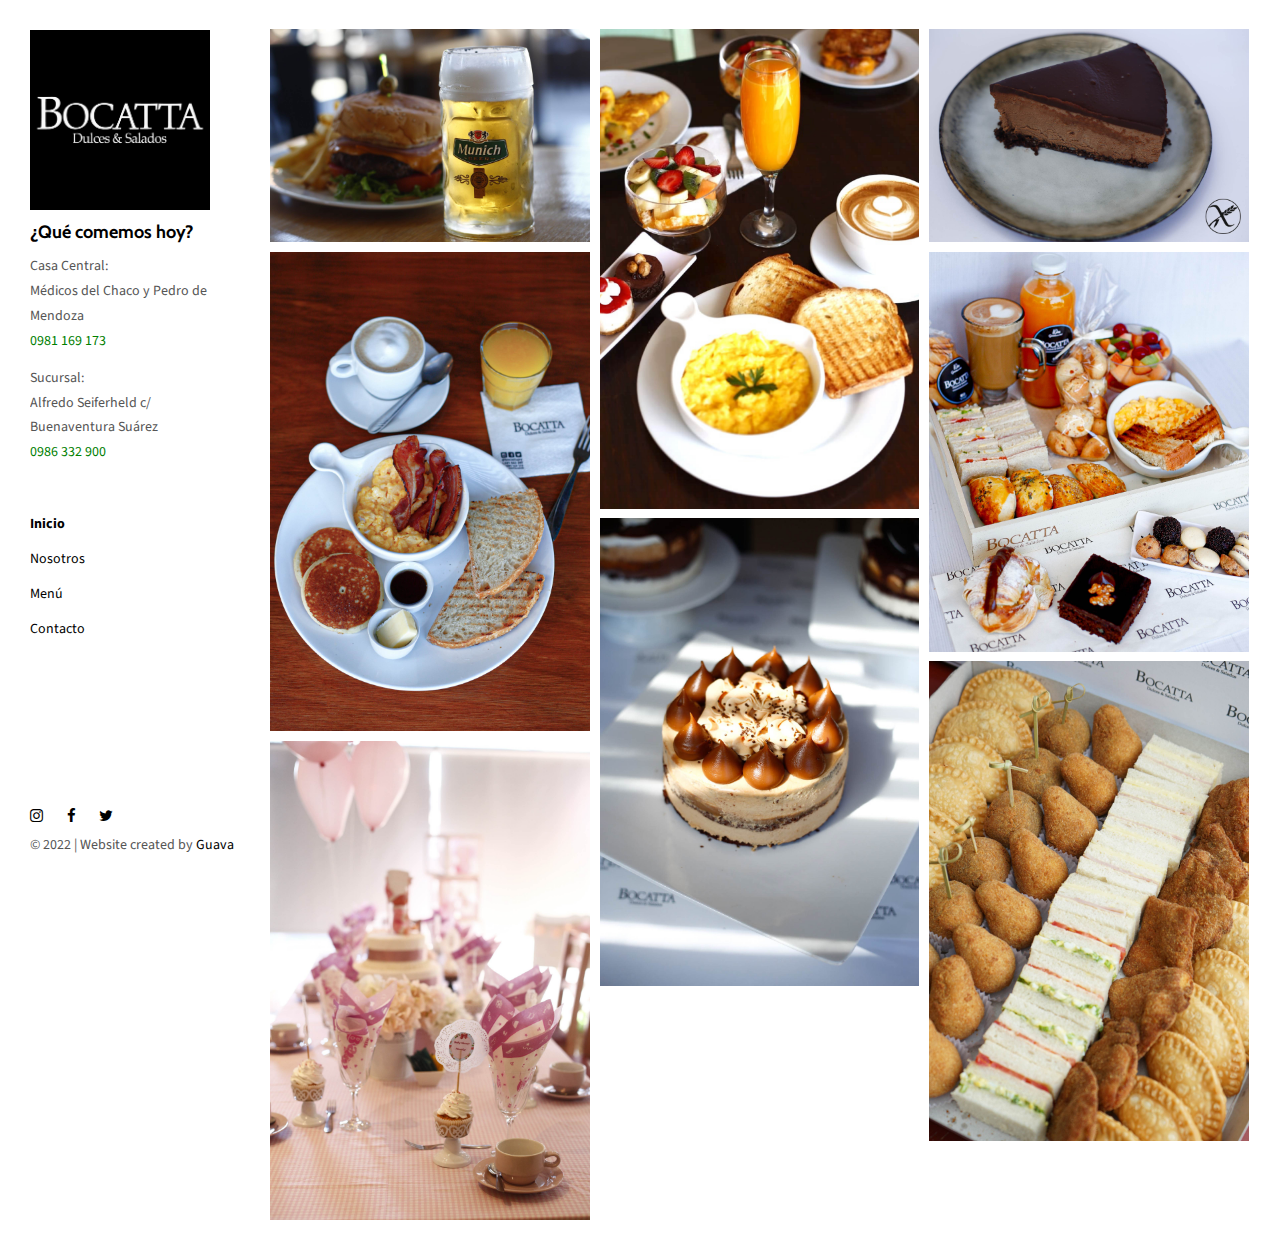
<file: index.html>
<!DOCTYPE html>
<html lang="en">

<head>
  <meta charset="UTF-8">
  <meta content="IE=edge" http-equiv="X-UA-Compatible">
  <meta content="width=device-width,initial-scale=1" name="viewport">
  <meta content="Page description" name="description">
  <meta name="google" content="notranslate" />
  <meta content="Mashup templates have been developped by Orson.io team" name="author">

  <!-- Disable tap highlight on IE -->
  <meta name="msapplication-tap-highlight" content="no">
  
  <link rel="icon" type="image/x-icon" href="./assets/favicon.ico">


  <title>Bocatta | Inicio</title>  

<link href="./main.82cfd66e.css" rel="stylesheet"></head>

<body>

<!-- Add your content of header -->
<header class="">
  <div class="navbar navbar-default visible-xs">
    <button type="button" class="navbar-toggle collapsed">
      <span class="sr-only">Toggle navigation</span>
      <span class="icon-bar"></span>
      <span class="icon-bar"></span>
      <span class="icon-bar"></span>
    </button>
    <a href="./index.html" class="navbar-brand"> Bocatta Dulces y Salados</a>
  </div>

  <nav class="sidebar">
    <div class="navbar-collapse" id="navbar-collapse">
      <div class="site-header hidden-xs">
          <div class="site-brand">
            <img class="img-responsive site-logo" alt="" src="./assets/images/bocatta-logo.png">
            ¿Qué comemos hoy?
          </div>
        <p>Casa Central:</br>
          Médicos del Chaco y Pedro de Mendoza</br><a href="https://wa.me/595981169173" target="_blank">0981 169 173</a></p>
        <p>Sucursal:</br>
          Alfredo Seiferheld c/ Buenaventura Suárez</br><a href="https://wa.me/595986332900" target="_blank">0986 332 900</a></p>
      </div>
      <ul class="nav">
        <li><a href="./index.html" title="">Inicio</a></li>
        <li><a href="./nosotros.html" title="">Nosotros</a></li>
        <li><a href="./menu.html" title="">Menú</a></li>
        <li><a href="./contacto.html" title="">Contacto</a></li>

      </ul>

      <nav class="nav-footer">
        <p class="nav-footer-social-buttons">
          <a class="fa-icon" href="https://www.instagram.com/bocattapy" title="" target="_blank">
            <i class="fa fa-instagram"></i>
          </a>
          <a class="fa-icon" href="https://fb.com/bocattapy" title="" target="_blank">
            <i class="fa fa-facebook"></i>
          </a>
          <a class="fa-icon" href="https://twitter.com/bocattapy" title="" target="_blank">
            <i class="fa fa-twitter"></i>
          </a>
        </p>
        <p>© 2022 | Website created by <a href="https://www.guava.com.py" title="Guava">Guava</a></p>
      </nav>  
    </div> 
  </nav>
</header>
<main class="" id="main-collapse">

<!-- Add your site or app content here -->
 
<div class="hero-full-wrapper">
  <div class="grid">
  <div class="gutter-sizer"></div>
    <div class="grid-sizer"></div>
    
    <div class="grid-item">
      <img class="img-responsive" alt="" src="./assets/images/img-promociones.jpg">
      <a href="./promociones.html" class="project-description">
        <div class="project-text-holder">
          <div class="project-text-inner">
            <h3>Promociones</h3>
            <p>Ver Más</p>
          </div>
        </div>
      </a>
    </div>

    
    <div class="grid-item">
      <img class="img-responsive" alt="" src="./assets/images/img-brunch-inicio.jpg">
      <a href="./brunch.html" class="project-description">
        <div class="project-text-holder">
          <div class="project-text-inner">
            <h3>Brunch</h3>
            <p>Ver Más</p>
          </div>
        </div>
      </a>
    </div>

    <div class="grid-item">
      <img class="img-responsive" alt="" src="./assets/images/singluten-inicio.jpg">
      <a href="./singluten.html" class="project-description">
        <div class="project-text-holder">
          <div class="project-text-inner">
            <h3>Sin Gluten</h3>
            <p>Ver Más</p>
          </div>
        </div>
      </a>
    </div>
    <div class="grid-item">
      <img class="img-responsive" alt="" src="./assets/images/combos-inicio.jpg">
      <a href="./combos.html" class="project-description">
        <div class="project-text-holder">
          <div class="project-text-inner">
            <h3>Combos de Desayuno</h3>
            <p>Ver Más</p>
          </div>
        </div>
      </a>
    </div>
    
    <div class="grid-item">
      <img class="img-responsive" alt="" src="./assets/images/bandejas-desayuno-inicio.jpg">
      <a href="./bandejas.html" class="project-description">
        <div class="project-text-holder">
          <div class="project-text-inner">
            <h3>Bandejas de Desayuno</h3>
            <p>Ver Más</p>
          </div>
        </div>
      </a>
    </div>

    <div class="grid-item">
      <img class="img-responsive" alt="" src="./assets/images/tortas-inicio.jpg">
      <a href="./tortas.html" class="project-description">
        <div class="project-text-holder">
          <div class="project-text-inner">
            <h3>Tortas</h3>
            <p>Ver Más</p>
          </div>
        </div>
      </a>
    </div>

    <div class="grid-item">
      <img class="img-responsive" alt="" src="./assets/images/bocaditos-inicio.jpg">
      <a href="./bocaditos.html" class="project-description">
        <div class="project-text-holder">
          <div class="project-text-inner">
            <h3>Bocaditos</h3>
            <p>Ver Más</p>
          </div>
        </div>
      </a>
    </div>
    <div class="grid-item">
      <img class="img-responsive" alt="" src="./assets/images/baby-inicio.jpg">
      <a href="./babyshower.html" class="project-description">
        <div class="project-text-holder">
          <div class="project-text-inner">
            <h3>Baby Shower</h3>
            <p>Ver Más</p>
          </div>
        </div>
      </a>
    </div>
    
  </div>
</div>


<script>
  document.addEventListener("DOMContentLoaded", function (event) {
     masonryBuild();
  });
</script>

</main>

<script>
document.addEventListener("DOMContentLoaded", function (event) {
  navbarToggleSidebar();
  navActivePage();
});
</script>

<!-- Google Analytics: change UA-XXXXX-X to be your site's ID 

<script>
  (function (i, s, o, g, r, a, m) {
    i['GoogleAnalyticsObject'] = r; i[r] = i[r] || function () {
      (i[r].q = i[r].q || []).push(arguments)
    }, i[r].l = 1 * new Date(); a = s.createElement(o),
      m = s.getElementsByTagName(o)[0]; a.async = 1; a.src = g; m.parentNode.insertBefore(a, m)
  })(window, document, 'script', '//www.google-analytics.com/analytics.js', 'ga');
  ga('create', 'UA-XXXXX-X', 'auto');
  ga('send', 'pageview');
</script>

--><script type="text/javascript" src="./main.85741bff.js"></script></body>

</html>
</file>
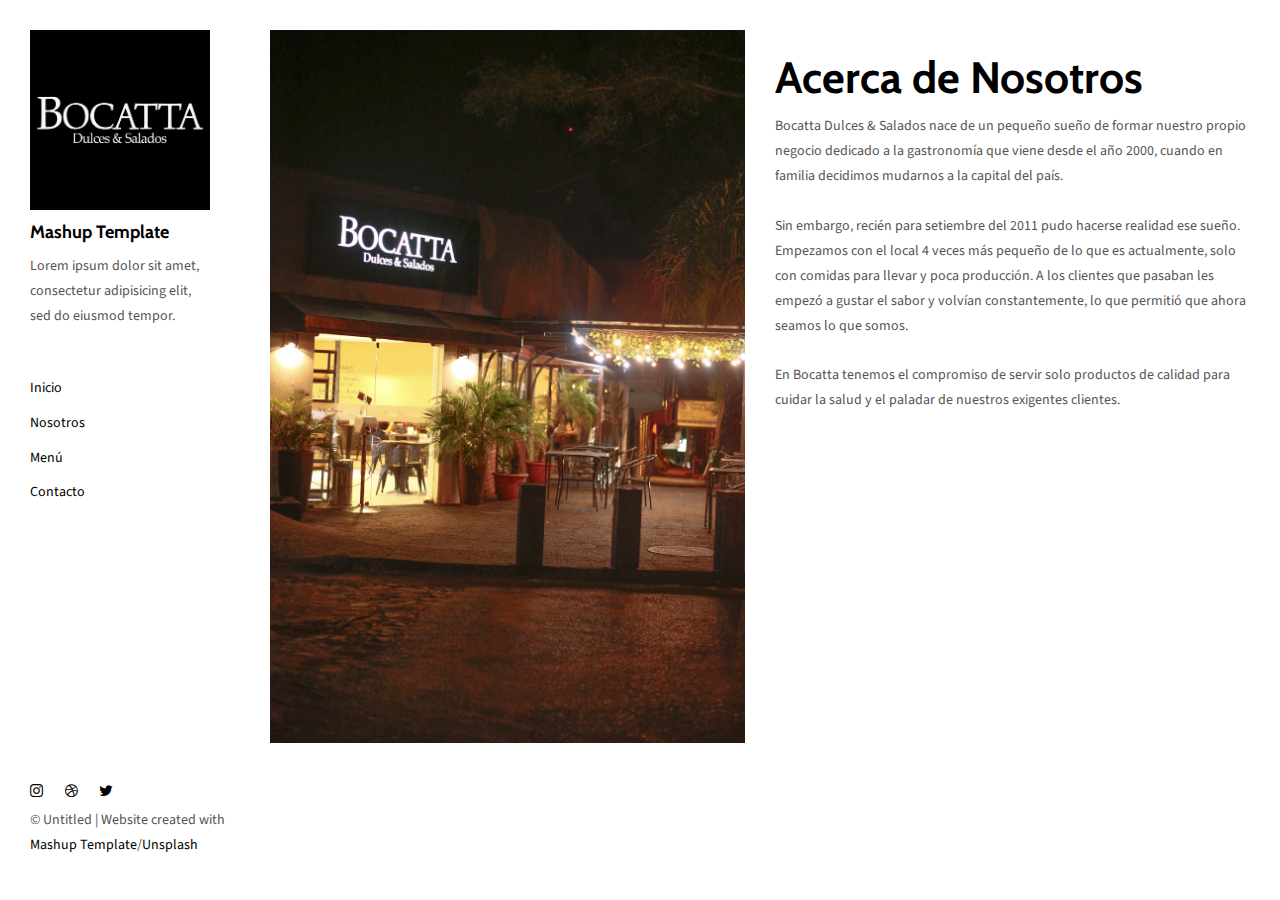
<file: about.html>
<!DOCTYPE html>
<html lang="en">

<head>
  <meta charset="UTF-8">
  <meta content="IE=edge" http-equiv="X-UA-Compatible">
  <meta content="width=device-width,initial-scale=1" name="viewport">
  <meta content="description" name="description">
  <meta name="google" content="notranslate" />
  <meta content="Mashup templates have been developped by Orson.io team" name="author">

  <!-- Disable tap highlight on IE -->
  <meta name="msapplication-tap-highlight" content="no">
  
  <link href="./assets/apple-icon-180x180.png" rel="apple-touch-icon">
  <link href="./assets/favicon.ico" rel="icon">



  <title>Acerca de Nosotros</title>  

<link href="./main.82cfd66e.css" rel="stylesheet"></head>

<body>

 <!-- Add your content of header -->
<header class="">
  <div class="navbar navbar-default visible-xs">
    <button type="button" class="navbar-toggle collapsed">
      <span class="sr-only">Toggle navigation</span>
      <span class="icon-bar"></span>
      <span class="icon-bar"></span>
      <span class="icon-bar"></span>
    </button>
    <a href="./index.html" class="navbar-brand">Mashup Template</a>
  </div>

  <nav class="sidebar">
    <div class="navbar-collapse" id="navbar-collapse">
      <div class="site-header hidden-xs">
          <a class="site-brand" href="./index.html" title="">
            <img class="img-responsive site-logo" alt="" src="./assets/images/bocatta-logo.png">
            Mashup Template
          </a>
        <p>Lorem ipsum dolor sit amet, consectetur adipisicing elit, sed do eiusmod
        tempor.</p>
      </div>
      <ul class="nav">
        <li><a href="./inicio.html" title="">Inicio</a></li>
        <li><a href="./nosotros.html" title="">Nosotros</a></li>
        <li><a href="./menu.html" title="">Menú</a></li>
        <li><a href="./contacto.html" title="">Contacto</a></li>
        

      </ul>

      <nav class="nav-footer">
        <p class="nav-footer-social-buttons">
          <a class="fa-icon" href="https://www.instagram.com/" title="">
            <i class="fa fa-instagram"></i>
          </a>
          <a class="fa-icon" href="https://dribbble.com/" title="">
            <i class="fa fa-dribbble"></i>
          </a>
          <a class="fa-icon" href="https://twitter.com/" title="">
            <i class="fa fa-twitter"></i>
          </a>
        </p>
        <p>© Untitled | Website created with <a href="http://www.mashup-template.com/" title="Create website with free html template">Mashup Template</a>/<a href="https://www.unsplash.com/" title="Beautiful Free Images">Unsplash</a></p>
      </nav>  
    </div> 
  </nav>
</header>
<main class="" id="main-collapse">


<div class="row">
  <div class="col-xs-12 col-md-6">
    <img class="img-responsive" alt="" src="./assets/images/img-local.jpg">
  </div>
  <div class="col-xs-12 col-md-6">
    <h1>Acerca de Nosotros</h1>
    
    <p>Bocatta Dulces & Salados nace de un pequeño sueño de formar nuestro propio negocio dedicado a la gastronomía que viene desde el año 2000, cuando en familia decidimos mudarnos a la capital del país.<br/> 
    <br> Sin embargo, recién para setiembre del 2011 pudo hacerse realidad ese sueño. Empezamos con el local 4 veces más pequeño de lo que es actualmente, solo con comidas para llevar y poca producción. A los clientes que pasaban les empezó a gustar el sabor y volvían constantemente, lo que permitió que ahora seamos lo que somos.<br/> 
    <br>En Bocatta tenemos el compromiso de servir solo productos de calidad para cuidar la salud y el paladar de nuestros exigentes clientes.<br/>

    
  
    
    
 </div>
</div>
    
</main>

<script>
document.addEventListener("DOMContentLoaded", function (event) {
  navbarToggleSidebar();
  navActivePage();
});
</script>

<!-- Google Analytics: change UA-XXXXX-X to be your site's ID 

<script>
  (function (i, s, o, g, r, a, m) {
    i['GoogleAnalyticsObject'] = r; i[r] = i[r] || function () {
      (i[r].q = i[r].q || []).push(arguments)
    }, i[r].l = 1 * new Date(); a = s.createElement(o),
      m = s.getElementsByTagName(o)[0]; a.async = 1; a.src = g; m.parentNode.insertBefore(a, m)
  })(window, document, 'script', '//www.google-analytics.com/analytics.js', 'ga');
  ga('create', 'UA-XXXXX-X', 'auto');
  ga('send', 'pageview');
</script>

--> <script type="text/javascript" src="./main.85741bff.js"></script></body>

</html>
</file>
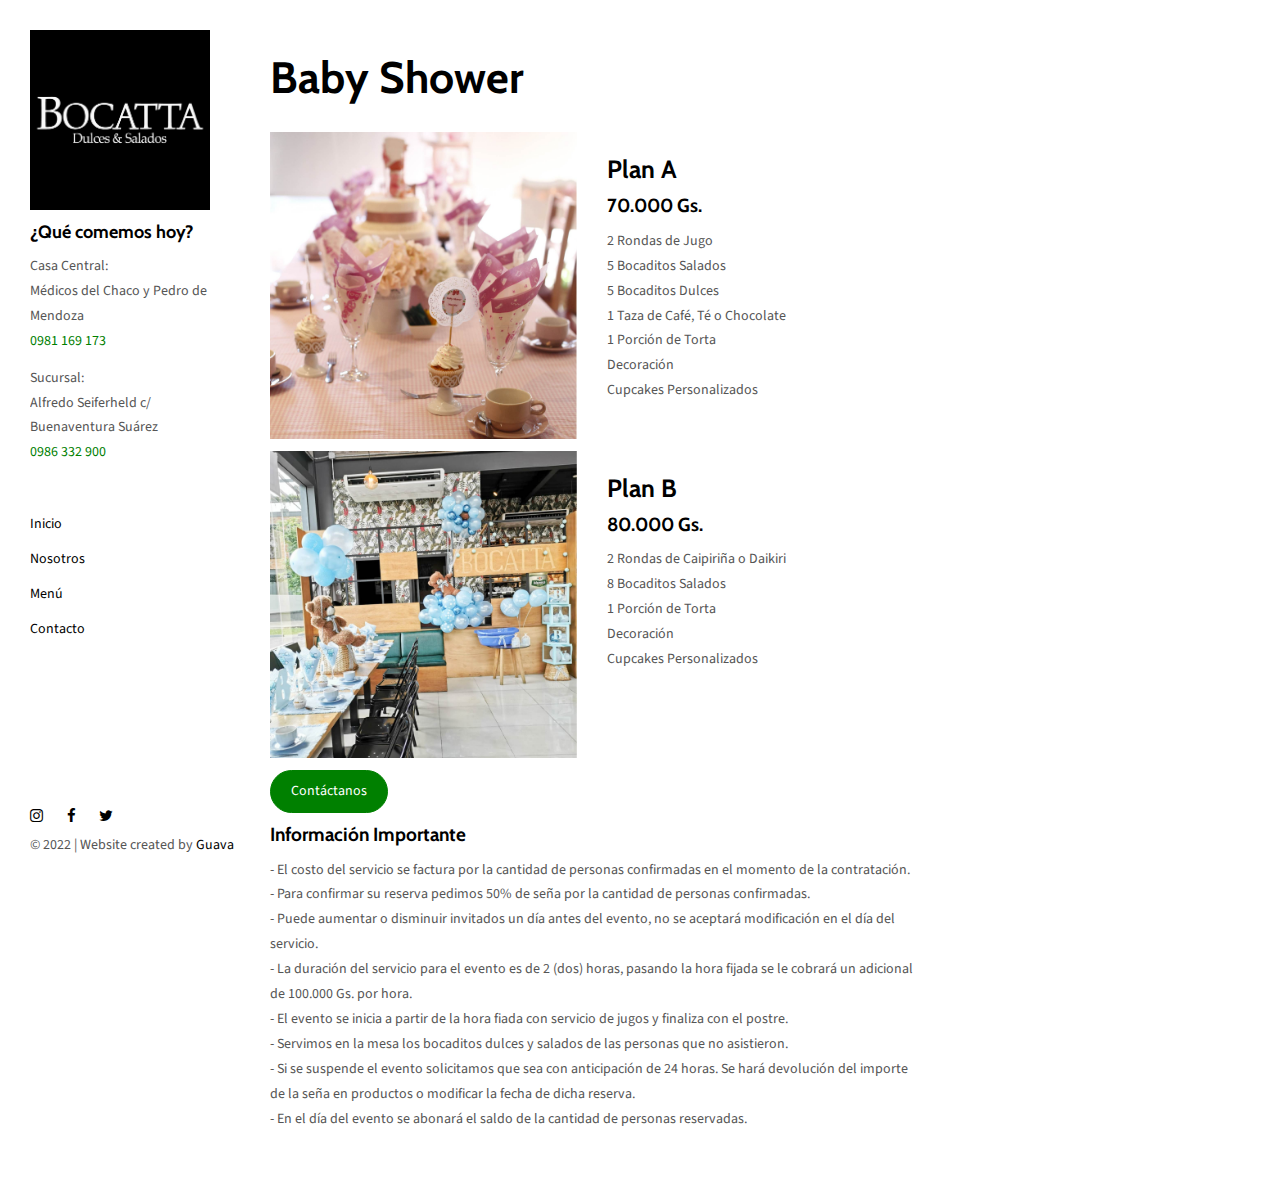
<file: babyshower.html>
<!DOCTYPE html>
<html lang="en">

<head>
  <meta charset="UTF-8">
  <meta content="IE=edge" http-equiv="X-UA-Compatible">
  <meta content="width=device-width,initial-scale=1" name="viewport">
  <meta content="description" name="description">
  <meta name="google" content="notranslate" />
  <meta content="Mashup templates have been developped by Orson.io team" name="author">

  <!-- Disable tap highlight on IE -->
  <meta name="msapplication-tap-highlight" content="no">
  
  <link rel="icon" type="image/x-icon" href="./assets/favicon.ico">



  <title>Baby Shower</title>  

<link href="./main.82cfd66e.css" rel="stylesheet"></head>

<body>

 <!-- Add your content of header -->
<header class="">
  <div class="navbar navbar-default visible-xs">
    <button type="button" class="navbar-toggle collapsed">
      <span class="sr-only">Toggle navigation</span>
      <span class="icon-bar"></span>
      <span class="icon-bar"></span>
      <span class="icon-bar"></span>
    </button>
    <a href="./index.html" class="navbar-brand">Mashup Template</a>
  </div>

  <nav class="sidebar">
    <div class="navbar-collapse" id="navbar-collapse">
      <div class="site-header hidden-xs">
          <a class="site-brand" href="./index.html" title="">
            <img class="img-responsive site-logo" alt="" src="./assets/images/bocatta-logo.png">
            ¿Qué comemos hoy?
          </a>
        <p>Casa Central:</br>
          Médicos del Chaco y Pedro de Mendoza</br><a href="https://wa.me/595981169173" target="_blank">0981 169 173</a></p>
        <p>Sucursal:</br>
          Alfredo Seiferheld c/ Buenaventura Suárez</br><a href="https://wa.me/595986332900" target="_blank">0986 332 900</a></p>
      </div>
      <ul class="nav">
        <li><a href="./index.html" title="">Inicio</a></li>
        <li><a href="./nosotros.html" title="">Nosotros</a></li>
        <li><a href="./menu.html" title="">Menú</a></li>
        <li><a href="./contacto.html" title="">Contacto</a></li>

      </ul>

      <nav class="nav-footer">
        <p class="nav-footer-social-buttons">
          <a class="fa-icon" href="https://www.instagram.com/bocattapy" title="" target="_blank">
            <i class="fa fa-instagram"></i>
          </a>
          <a class="fa-icon" href="https://fb.com/bocattapy" title="" target="_blank">
            <i class="fa fa-facebook"></i>
          </a>
          <a class="fa-icon" href="https://twitter.com/bocattapy" title="" target="_blank">
            <i class="fa fa-twitter"></i>
          </a>
        </p>
        <p>© 2022 | Website created by <a href="https://www.guava.com.py" title="Guava">Guava</a></p>
      </nav>  
    </div> 
  </nav>
</header>
<main class="" id="main-collapse">


<div class="row">
  <div class="col-xs-12 col-md-8">

    <div class="section-container-spacer">
        <h1>Baby Shower</h1>
      

       
    </div>

    <div class="section-container-spacer">
      <div class="row">
          <div class="col-xs-12 col-md-6">
              <p><img class="img-responsive" alt="" src="./assets/images/baby-1.jpg"></p>
          </div>
          <div class="col-xs-12 col-md-6">

              <h3>Plan A</h3>
              <h4>70.000 Gs.</h4>
              <p>2 Rondas de Jugo<br/>
                5 Bocaditos Salados<br/>
                5 Bocaditos Dulces<br/>
                1 Taza de Café, Té o Chocolate<br/>
                1 Porción de Torta<br/>
                Decoración<br/>
                Cupcakes Personalizados
</p>
          </div>
        </div>
        <div class="row">
          <div class="col-xs-12 col-md-6">
              <p><img class="img-responsive" alt="" src="./assets/images/baby-2.jpg"></p>
          </div>
          <div class="col-xs-12 col-md-6">
              <h3>Plan B</h3>
            <h4>80.000 Gs.</h4>
              <p>2 Rondas de Caipiriña o Daikiri<br/>
                8 Bocaditos Salados<br/>
                1 Porción de Torta<br/>
                Decoración<br/>
                Cupcakes Personalizados
          </div>
          


          </div>

          <a href="contacto.html" class="btn btn-primary" title=""> Contáctanos</a>
          
           <h4>Información Importante</h4>
     <p> - El costo del servicio se factura por la cantidad de personas confirmadas en el momento de la contratación.<br/>
      - Para confirmar su reserva pedimos 50% de seña por la cantidad de personas confirmadas. <br/>
      - Puede aumentar o disminuir invitados un día antes del evento, no se aceptará modificación en el día del servicio.<br/>
      - La duración del servicio para el evento es de 2 (dos) horas, pasando la hora fijada se le cobrará un adicional de 100.000 Gs. por hora.<br/>
      - El evento se inicia a partir de la hora fiada con servicio de jugos y finaliza con el postre.<br/>
      - Servimos en la mesa los bocaditos dulces y salados de las personas que no asistieron.<br/>
      - Si se suspende el evento solicitamos que sea con anticipación de 24 horas. Se hará devolución del importe de la seña en productos o modificar la fecha de dicha reserva.<br/>
      - En el día del evento se abonará el saldo de la cantidad de personas reservadas.<br/>
          </div>

      </div>
      
    </div>
    


  </div>
  
</div>
    


</main>

<script>
document.addEventListener("DOMContentLoaded", function (event) {
  navbarToggleSidebar();
  navActivePage();
});
</script>

<!-- Google Analytics: change UA-XXXXX-X to be your site's ID 

<script>
  (function (i, s, o, g, r, a, m) {
    i['GoogleAnalyticsObject'] = r; i[r] = i[r] || function () {
      (i[r].q = i[r].q || []).push(arguments)
    }, i[r].l = 1 * new Date(); a = s.createElement(o),
      m = s.getElementsByTagName(o)[0]; a.async = 1; a.src = g; m.parentNode.insertBefore(a, m)
  })(window, document, 'script', '//www.google-analytics.com/analytics.js', 'ga');
  ga('create', 'UA-XXXXX-X', 'auto');
  ga('send', 'pageview');
</script>

--> <script type="text/javascript" src="./main.85741bff.js"></script></body>

</html>
</file>
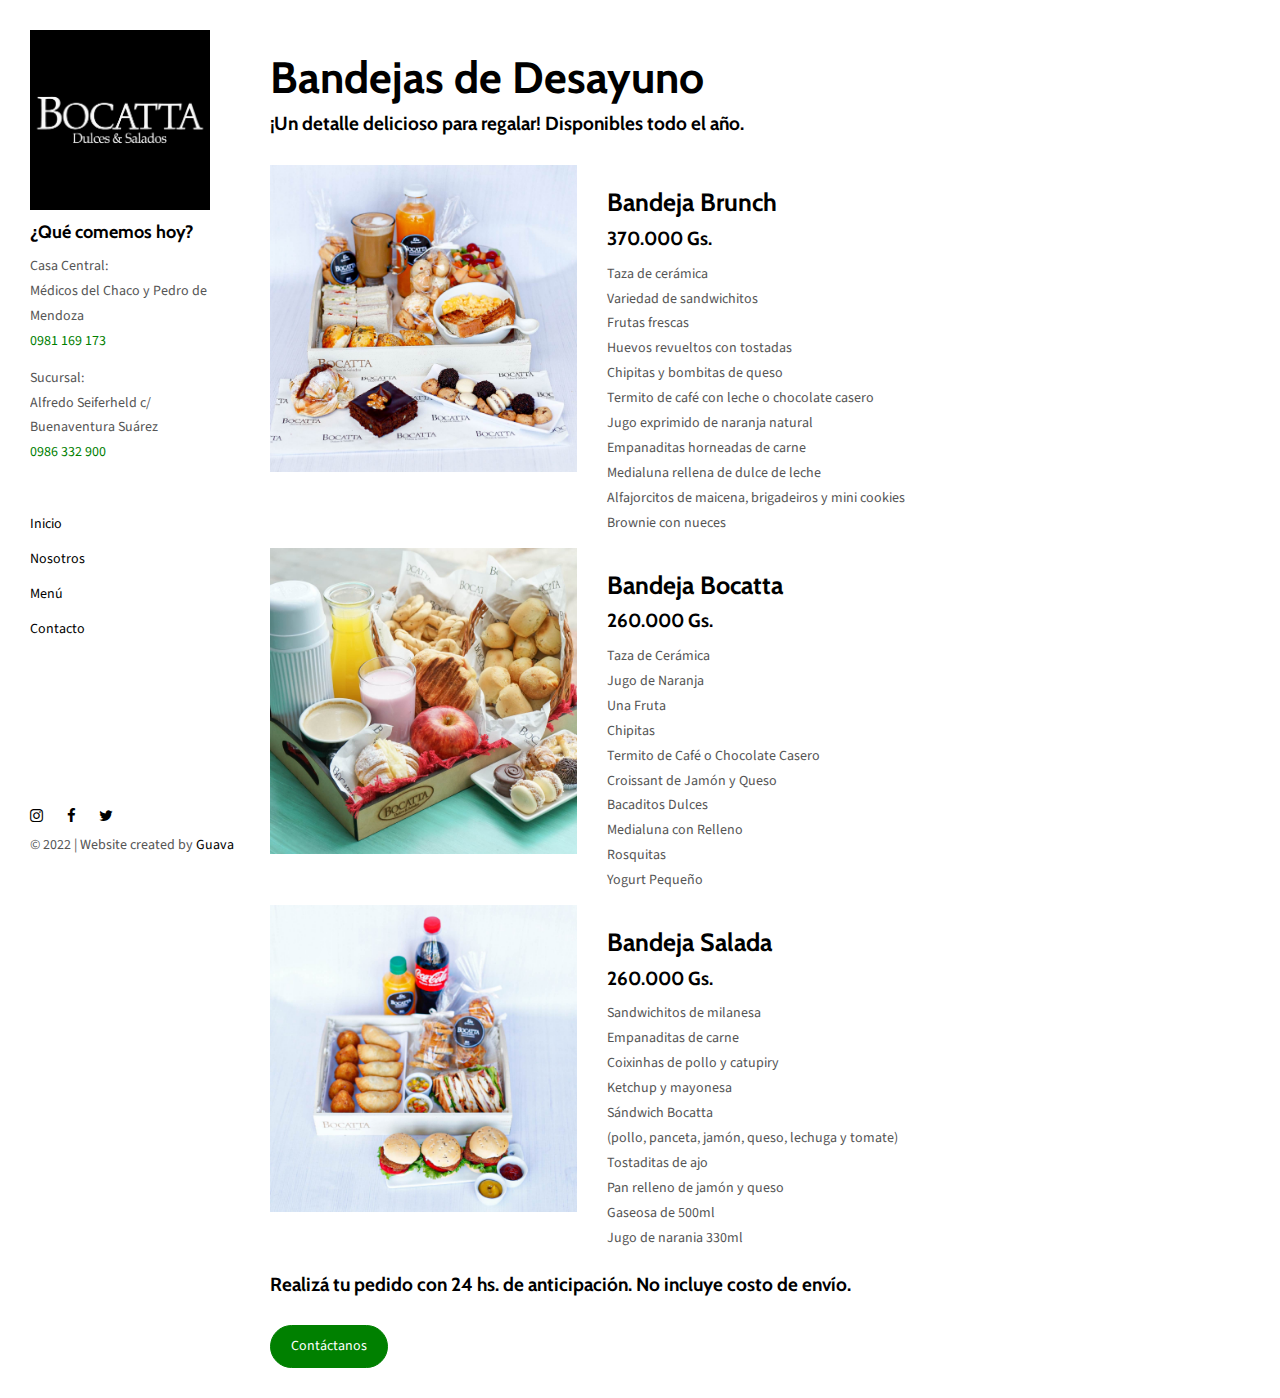
<file: bandejas.html>
<!DOCTYPE html>
<html lang="en">

<head>
  <meta charset="UTF-8">
  <meta content="IE=edge" http-equiv="X-UA-Compatible">
  <meta content="width=device-width,initial-scale=1" name="viewport">
  <meta content="description" name="description">
  <meta name="google" content="notranslate" />
  <meta content="Mashup templates have been developped by Orson.io team" name="author">

  <!-- Disable tap highlight on IE -->
  <meta name="msapplication-tap-highlight" content="no">
  
  <link rel="icon" type="image/x-icon" href="./assets/favicon.ico">



  <title>Bandejas de Desayuno</title>  

<link href="./main.82cfd66e.css" rel="stylesheet"></head>

<body>

 <!-- Add your content of header -->
<header class="">
  <div class="navbar navbar-default visible-xs">
    <button type="button" class="navbar-toggle collapsed">
      <span class="sr-only">Toggle navigation</span>
      <span class="icon-bar"></span>
      <span class="icon-bar"></span>
      <span class="icon-bar"></span>
    </button>
    <a href="./index.html" class="navbar-brand">Mashup Template</a>
  </div>

  <nav class="sidebar">
    <div class="navbar-collapse" id="navbar-collapse">
      <div class="site-header hidden-xs">
          <a class="site-brand" href="./index.html" title="">
            <img class="img-responsive site-logo" alt="" src="./assets/images/bocatta-logo.png">
            ¿Qué comemos hoy?
          </a>
        <p>Casa Central:</br>
          Médicos del Chaco y Pedro de Mendoza</br><a href="https://wa.me/595981169173" target="_blank">0981 169 173</a></p>
        <p>Sucursal:</br>
          Alfredo Seiferheld c/ Buenaventura Suárez</br><a href="https://wa.me/595986332900" target="_blank">0986 332 900</a></p>
      </div>
      <ul class="nav">
        <li><a href="./index.html" title="">Inicio</a></li>
        <li><a href="./nosotros.html" title="">Nosotros</a></li>
        <li><a href="./menu.html" title="">Menú</a></li>
        <li><a href="./contacto.html" title="">Contacto</a></li>

      </ul>

      <nav class="nav-footer">
        <p class="nav-footer-social-buttons">
          <a class="fa-icon" href="https://www.instagram.com/bocattapy" title="" target="_blank">
            <i class="fa fa-instagram"></i>
          </a>
          <a class="fa-icon" href="https://fb.com/bocattapy" title="" target="_blank">
            <i class="fa fa-facebook"></i>
          </a>
          <a class="fa-icon" href="https://twitter.com/bocattapy" title="" target="_blank">
            <i class="fa fa-twitter"></i>
          </a>
        </p>
        <p>© 2022 | Website created by <a href="https://www.guava.com.py" title="Guava">Guava</a></p>
      </nav>  
    </div> 
  </nav>
</header>
<main class="" id="main-collapse">


<div class="row">
  <div class="col-xs-12 col-md-8">

    <div class="section-container-spacer">
        <h1>Bandejas de Desayuno</h1>
        <h4>¡Un detalle delicioso para regalar! Disponibles todo el año.</h4>

       
    </div>

    <div class="section-container-spacer">
      <div class="row">
          <div class="col-xs-12 col-md-6">
              <p><img class="img-responsive" alt="" src="./assets/images/bandeja-brunch.jpg"></p>
          </div>
          <div class="col-xs-12 col-md-6">
              <h3>Bandeja Brunch</h3>
              <h4>370.000 Gs.</h4>
              <p>Taza de cerámica<br/>
              Variedad de sandwichitos<br/>
              Frutas frescas<br/>
              Huevos revueltos con tostadas<br/>
              Chipitas y bombitas de queso<br/>
              Termito de café con leche o chocolate casero<br/>
              Jugo exprimido de naranja natural<br/>
              Empanaditas horneadas de carne<br/>
              Medialuna rellena de dulce de leche<br/>
              Alfajorcitos de maicena, brigadeiros y mini cookies<br/>
              Brownie con nueces
</p>
          </div>
        </div>
        <div class="row">
          <div class="col-xs-12 col-md-6">
              <p><img class="img-responsive" alt="" src="./assets/images/bandeja-bocatta.jpg"></p>
          </div>
          <div class="col-xs-12 col-md-6">
              <h3>Bandeja Bocatta</h3>
              <h4>260.000 Gs.</h4>
              <p>Taza de Cerámica<br/>
              Jugo de Naranja<br/>
              Una Fruta<br/>
              Chipitas<br/>
              Termito de Café o Chocolate Casero<br/>
              Croissant de Jamón y Queso<br/>
              Bacaditos Dulces<br/>
              Medialuna con Relleno<br/>
              Rosquitas<br/>
              Yogurt Pequeño<br/>
          </div>
        </div>
        <div class="row">
          <div class="col-xs-12 col-md-6">
              <p><img class="img-responsive" alt="" src="./assets/images/bandeja-salada.jpg"></p>
          </div>
          <div class="col-xs-12 col-md-6">
            <h3>Bandeja Salada</h3>
             <h4>260.000 Gs.</h4>
              <p>Sandwichitos de milanesa<br/>
              Empanaditas de carne<br/>
              Coixinhas de pollo y catupiry<br/>
              Ketchup y mayonesa<br/>
              Sándwich Bocatta<br/>
              (pollo, panceta, jamón, queso, lechuga y tomate)<br/>
              Tostaditas de ajo<br/>
              Pan relleno de jamón y queso<br/>
              Gaseosa de 500ml<br/>
              Jugo de narania 330ml<br/>
          </div>

      </div>
      <h4>Realizá tu pedido con 24 hs. de anticipación. No incluye costo de envío.</h4>
    </div>
    
    <a href="contacto.html" class="btn btn-primary" title=""> Contáctanos</a>

  </div>
  
</div>
    


</main>

<script>
document.addEventListener("DOMContentLoaded", function (event) {
  navbarToggleSidebar();
  navActivePage();
});
</script>

<!-- Google Analytics: change UA-XXXXX-X to be your site's ID 

<script>
  (function (i, s, o, g, r, a, m) {
    i['GoogleAnalyticsObject'] = r; i[r] = i[r] || function () {
      (i[r].q = i[r].q || []).push(arguments)
    }, i[r].l = 1 * new Date(); a = s.createElement(o),
      m = s.getElementsByTagName(o)[0]; a.async = 1; a.src = g; m.parentNode.insertBefore(a, m)
  })(window, document, 'script', '//www.google-analytics.com/analytics.js', 'ga');
  ga('create', 'UA-XXXXX-X', 'auto');
  ga('send', 'pageview');
</script>

--> <script type="text/javascript" src="./main.85741bff.js"></script></body>

</html>
</file>
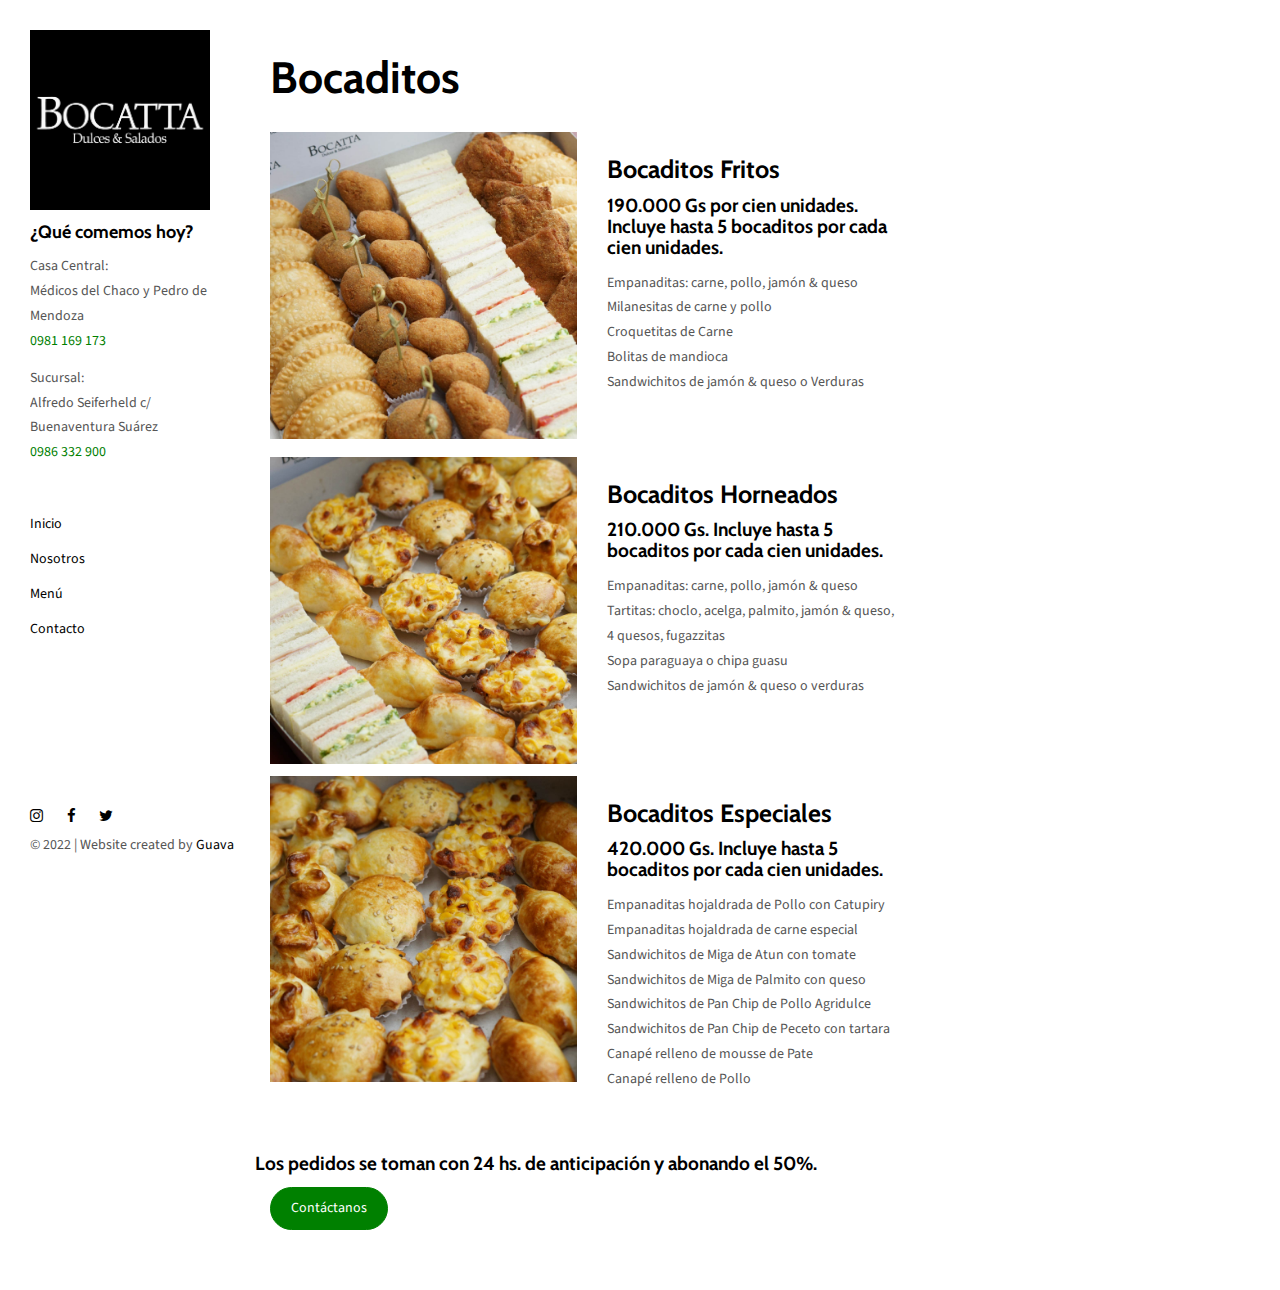
<file: bocaditos.html>
<!DOCTYPE html>
<html lang="en">

<head>
  <meta charset="UTF-8">
  <meta content="IE=edge" http-equiv="X-UA-Compatible">
  <meta content="width=device-width,initial-scale=1" name="viewport">
  <meta content="description" name="description">
  <meta name="google" content="notranslate" />
  <meta content="Mashup templates have been developped by Orson.io team" name="author">

  <!-- Disable tap highlight on IE -->
  <meta name="msapplication-tap-highlight" content="no">
  
  <link rel="icon" type="image/x-icon" href="./assets/favicon.ico">



  <title>Bocaditos</title>  

<link href="./main.82cfd66e.css" rel="stylesheet"></head>

<body>

 <!-- Add your content of header -->
<header class="">
  <div class="navbar navbar-default visible-xs">
    <button type="button" class="navbar-toggle collapsed">
      <span class="sr-only">Toggle navigation</span>
      <span class="icon-bar"></span>
      <span class="icon-bar"></span>
      <span class="icon-bar"></span>
    </button>
    <a href="./index.html" class="navbar-brand">Mashup Template</a>
  </div>

  <nav class="sidebar">
    <div class="navbar-collapse" id="navbar-collapse">
      <div class="site-header hidden-xs">
          <a class="site-brand" href="./index.html" title="">
            <img class="img-responsive site-logo" alt="" src="./assets/images/bocatta-logo.png">
            ¿Qué comemos hoy?
          </a>
        <p>Casa Central:</br>
          Médicos del Chaco y Pedro de Mendoza</br><a href="https://wa.me/595981169173" target="_blank">0981 169 173</a></p>
        <p>Sucursal:</br>
          Alfredo Seiferheld c/ Buenaventura Suárez</br><a href="https://wa.me/595986332900" target="_blank">0986 332 900</a></p>
      </div>
      <ul class="nav">
        <li><a href="./index.html" title="">Inicio</a></li>
        <li><a href="./nosotros.html" title="">Nosotros</a></li>
        <li><a href="./menu.html" title="">Menú</a></li>
        <li><a href="./contacto.html" title="">Contacto</a></li>

      </ul>

      <nav class="nav-footer">
        <p class="nav-footer-social-buttons">
          <a class="fa-icon" href="https://www.instagram.com/bocattapy" title="" target="_blank">
            <i class="fa fa-instagram"></i>
          </a>
          <a class="fa-icon" href="https://fb.com/bocattapy" title="" target="_blank">
            <i class="fa fa-facebook"></i>
          </a>
          <a class="fa-icon" href="https://twitter.com/bocattapy" title="" target="_blank">
            <i class="fa fa-twitter"></i>
          </a>
        </p>
        <p>© 2022 | Website created by <a href="https://www.guava.com.py" title="Guava">Guava</a></p>
      </nav>  
    </div> 
  </nav>
</header>
<main class="" id="main-collapse">


<div class="row">
  <div class="col-xs-12 col-md-8">

    <div class="section-container-spacer">
        <h1>Bocaditos</h1>
      

       
    </div>

    <div class="section-container-spacer">
      <div class="row">
          <div class="col-xs-12 col-md-6">
              <p><img class="img-responsive" alt="" src="./assets/images/bocaditos-fritos.jpg"></p>
          </div>
          <div class="col-xs-12 col-md-6">

              <h3>Bocaditos Fritos</h3>
              <h4>190.000 Gs por cien unidades. Incluye hasta 5 bocaditos por cada cien unidades.</h4>
              <p>Empanaditas: carne, pollo, jamón & queso<br/>
                Milanesitas de carne y pollo<br/>
                Croquetitas de Carne<br/>
                Bolitas de mandioca<br/>
                Sandwichitos de jamón & queso o Verduras<br/><br/><br/>

          </div>
        </div>
        <div class="row">
          <div class="col-xs-12 col-md-6">
              <p><img class="img-responsive" alt="" src="./assets/images/bocaditos-horneados.jpg"></p>
          </div>
          <div class="col-xs-12 col-md-6">
              <h3>Bocaditos Horneados</h3>
            <h4>210.000 Gs. Incluye hasta 5 bocaditos por cada cien unidades.</h4>
              <p>Empanaditas: carne, pollo, jamón & queso<br/>
                Tartitas: choclo, acelga, palmito, jamón & queso,<br/>
                4 quesos, fugazzitas<br/>
                Sopa paraguaya o chipa guasu<br/>
                Sandwichitos de jamón & queso o verduras<br/><br/><br/>
          </div>
        </div>
        <div class="row">
          <div class="col-xs-12 col-md-6">
              <p><img class="img-responsive" alt="" src="./assets/images/bocaditos-especiales.jpg"></p>
          </div>
          <div class="col-xs-12 col-md-6">
              <h3>Bocaditos Especiales</h3>
            <h4>420.000 Gs. Incluye hasta 5 bocaditos por cada cien unidades.</h4>
              <p>Empanaditas hojaldrada de Pollo con Catupiry<br/>
                Empanaditas hojaldrada de carne especial<br/>
                Sandwichitos de Miga de Atun con tomate<br/>
                Sandwichitos de Miga de Palmito con queso<br/>
                Sandwichitos de Pan Chip de Pollo Agridulce<br/>
                Sandwichitos de Pan Chip de Peceto con tartara<br/>
                Canapé relleno de mousse de Pate<br/>
                Canapé relleno de Pollo<br/><br/><br/>
          </div>
          <h4>Los pedidos se toman con 24 hs. de anticipación y abonando el 50%.</h4>
        </div>
        <a href="contacto.html" class="btn btn-primary" title=""> Contáctanos</a>
      </div>
      
    </div>
    


  </div>
  
</div>
    


</main>

<script>
document.addEventListener("DOMContentLoaded", function (event) {
  navbarToggleSidebar();
  navActivePage();
});
</script>

<!-- Google Analytics: change UA-XXXXX-X to be your site's ID 

<script>
  (function (i, s, o, g, r, a, m) {
    i['GoogleAnalyticsObject'] = r; i[r] = i[r] || function () {
      (i[r].q = i[r].q || []).push(arguments)
    }, i[r].l = 1 * new Date(); a = s.createElement(o),
      m = s.getElementsByTagName(o)[0]; a.async = 1; a.src = g; m.parentNode.insertBefore(a, m)
  })(window, document, 'script', '//www.google-analytics.com/analytics.js', 'ga');
  ga('create', 'UA-XXXXX-X', 'auto');
  ga('send', 'pageview');
</script>

--> <script type="text/javascript" src="./main.85741bff.js"></script></body>

</html>
</file>
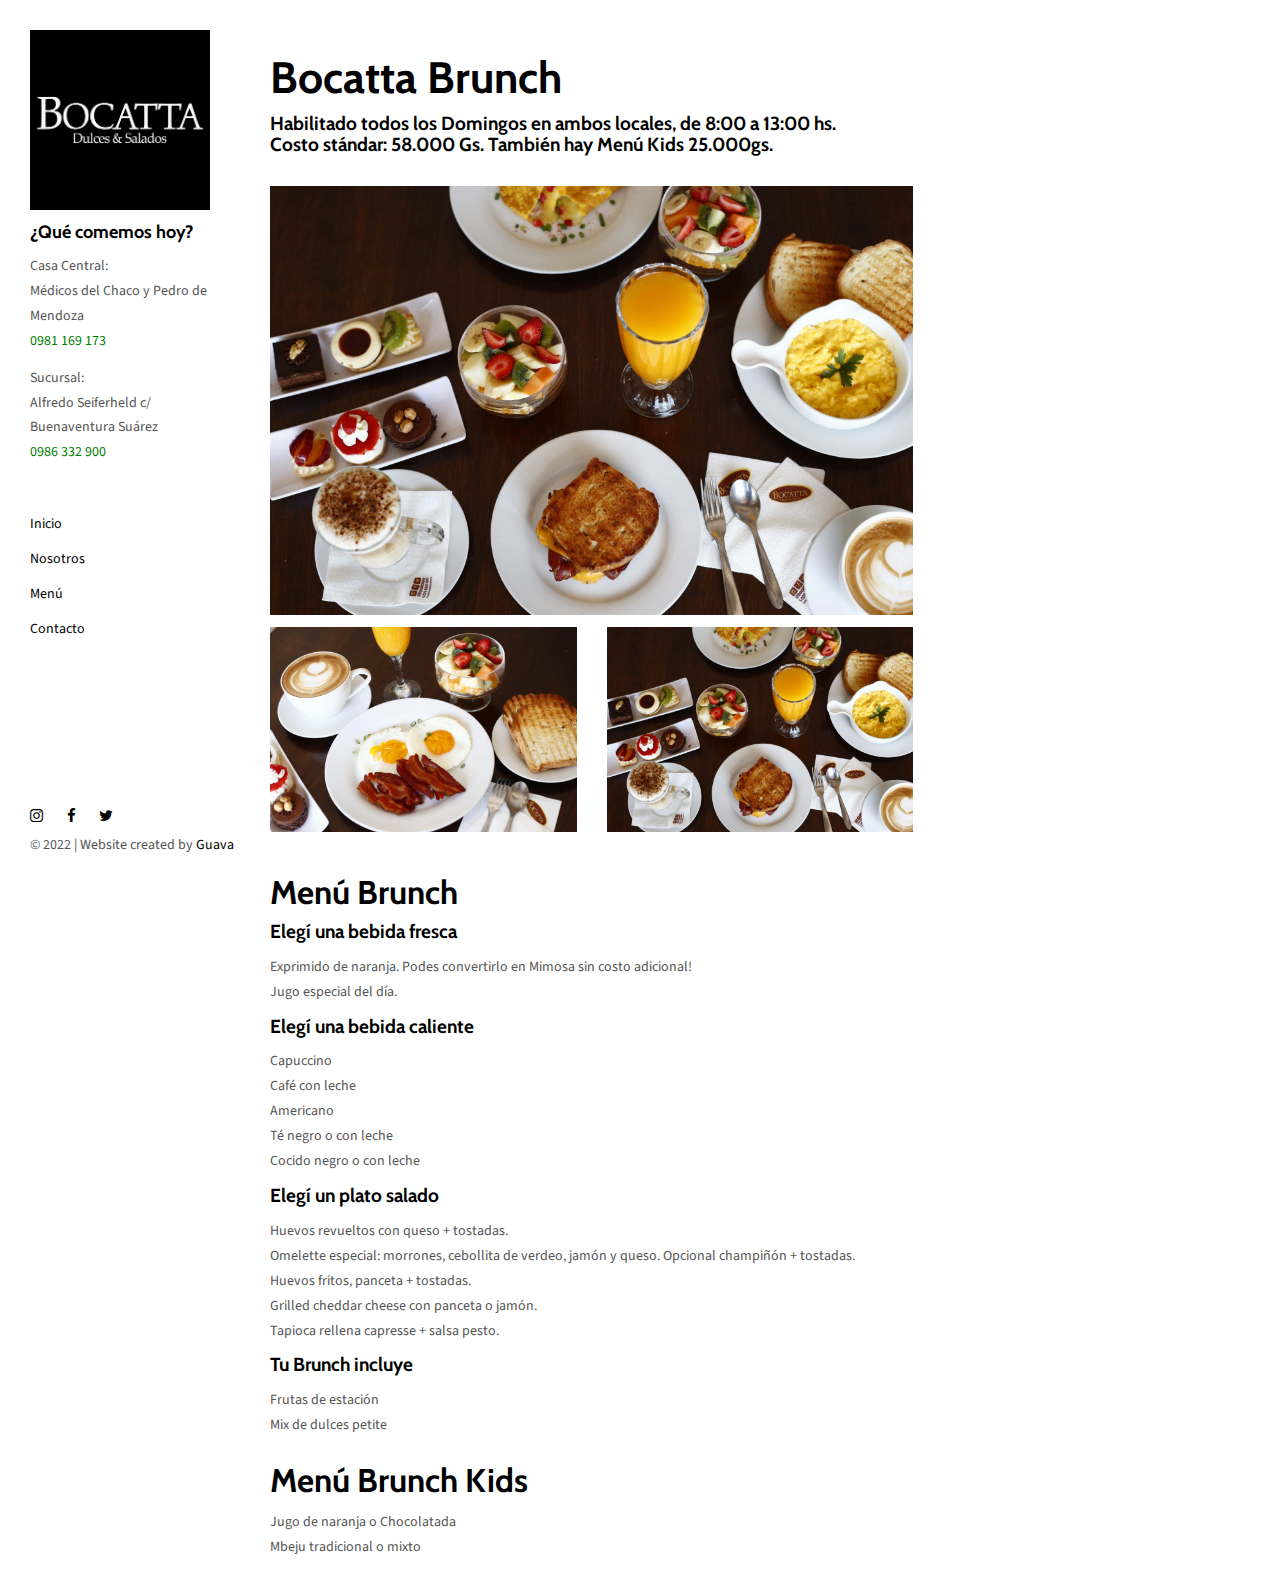
<file: brunch.html>
<!DOCTYPE html>
<html lang="en">

<head>
  <meta charset="UTF-8">
  <meta content="IE=edge" http-equiv="X-UA-Compatible">
  <meta content="width=device-width,initial-scale=1" name="viewport">
  <meta content="description" name="description">
  <meta name="google" content="notranslate" />
  <meta content="Mashup templates have been developped by Orson.io team" name="author">

  <!-- Disable tap highlight on IE -->
  <meta name="msapplication-tap-highlight" content="no">
  
  <link rel="icon" type="image/x-icon" href="./assets/favicon.ico">



  <title>Brunch</title>  

<link href="./main.82cfd66e.css" rel="stylesheet"></head>

<body>

 <!-- Add your content of header -->
<header class="">
  <div class="navbar navbar-default visible-xs">
    <button type="button" class="navbar-toggle collapsed">
      <span class="sr-only">Toggle navigation</span>
      <span class="icon-bar"></span>
      <span class="icon-bar"></span>
      <span class="icon-bar"></span>
    </button>
    <a href="./index.html" class="navbar-brand">Mashup Template</a>
  </div>

  <nav class="sidebar">
    <div class="navbar-collapse" id="navbar-collapse">
      <div class="site-header hidden-xs">
          <a class="site-brand" href="./index.html" title="">
            <img class="img-responsive site-logo" alt="" src="./assets/images/bocatta-logo.png">
            ¿Qué comemos hoy?
          </a>
        <p>Casa Central:</br>
          Médicos del Chaco y Pedro de Mendoza</br><a href="https://wa.me/595981169173" target="_blank">0981 169 173</a></p>
        <p>Sucursal:</br>
          Alfredo Seiferheld c/ Buenaventura Suárez</br><a href="https://wa.me/595986332900" target="_blank">0986 332 900</a></p>
      </div>
      <ul class="nav">
        <li><a href="./index.html" title="">Inicio</a></li>
        <li><a href="./nosotros.html" title="">Nosotros</a></li>
        <li><a href="./menu.html" title="">Menú</a></li>
        <li><a href="./contacto.html" title="">Contacto</a></li>

      </ul>

      <nav class="nav-footer">
        <p class="nav-footer-social-buttons">
          <a class="fa-icon" href="https://www.instagram.com/bocattapy" title="" target="_blank">
            <i class="fa fa-instagram"></i>
          </a>
          <a class="fa-icon" href="https://fb.com/bocattapy" title="" target="_blank">
            <i class="fa fa-facebook"></i>
          </a>
          <a class="fa-icon" href="https://twitter.com/bocattapy" title="" target="_blank">
            <i class="fa fa-twitter"></i>
          </a>
        </p>
        <p>© 2022 | Website created by <a href="https://www.guava.com.py" title="Guava">Guava</a></p>
      </nav>  
    </div> 
  </nav>
</header>
<main class="" id="main-collapse">


<div class="row">
  <div class="col-xs-12 col-md-8">

    <div class="section-container-spacer">
        <h1>Bocatta Brunch</h1>
        <h4>Habilitado todos los Domingos en ambos locales, de 8:00 a 13:00 hs.<br/>
          Costo stándar: 58.000 Gs. También hay Menú Kids 25.000gs.</h1> 
       
    </div>

    <div class="section-container-spacer">
      <p><img class="img-responsive" alt="" src="./assets/images/img-brunch-1.jpg"></p>
      <div class="row">
          <div class="col-xs-12 col-md-6">
              <p><img class="img-responsive" alt="" src="./assets/images/img-brunch-2.jpg"></p>
          </div>
          <div class="col-xs-12 col-md-6">
              <p><img class="img-responsive" alt="" src="./assets/images/img-brunch-3.jpg"></p>
          </div>
      </div>
    </div>
    <h2>Menú Brunch</h2>
    <h4>Elegí una bebida fresca</h4>
    Exprimido de naranja. Podes convertirlo en Mimosa sin costo adicional!<br/>
    Jugo especial del día.<br/>
    <h4>Elegí una bebida caliente</h4>
    Capuccino<br/>
    Café con leche<br/>
    Americano<br/>
    Té negro o con leche<br/>
    Cocido negro o con leche<br/>
    <h4>Elegí un plato salado</h4>
    Huevos revueltos con queso + tostadas.<br/>
    Omelette especial: morrones, cebollita de verdeo, jamón y queso. Opcional champiñón + tostadas.<br/>
    Huevos fritos, panceta + tostadas.<br/>
    Grilled cheddar cheese con panceta o jamón.<br/>
    Tapioca rellena capresse + salsa pesto.<br/>
    <h4>Tu Brunch incluye</h4>
    Frutas de estación<br/>
    Mix de dulces petite<br/>
    <h2>Menú Brunch Kids</h2>
    Jugo de naranja o Chocolatada<br/>
    Mbeju tradicional o mixto<br/>



  </div>
  
</div>
    


</main>

<script>
document.addEventListener("DOMContentLoaded", function (event) {
  navbarToggleSidebar();
  navActivePage();
});
</script>

<!-- Google Analytics: change UA-XXXXX-X to be your site's ID 

<script>
  (function (i, s, o, g, r, a, m) {
    i['GoogleAnalyticsObject'] = r; i[r] = i[r] || function () {
      (i[r].q = i[r].q || []).push(arguments)
    }, i[r].l = 1 * new Date(); a = s.createElement(o),
      m = s.getElementsByTagName(o)[0]; a.async = 1; a.src = g; m.parentNode.insertBefore(a, m)
  })(window, document, 'script', '//www.google-analytics.com/analytics.js', 'ga');
  ga('create', 'UA-XXXXX-X', 'auto');
  ga('send', 'pageview');
</script>

--> <script type="text/javascript" src="./main.85741bff.js"></script></body>

</html>
</file>
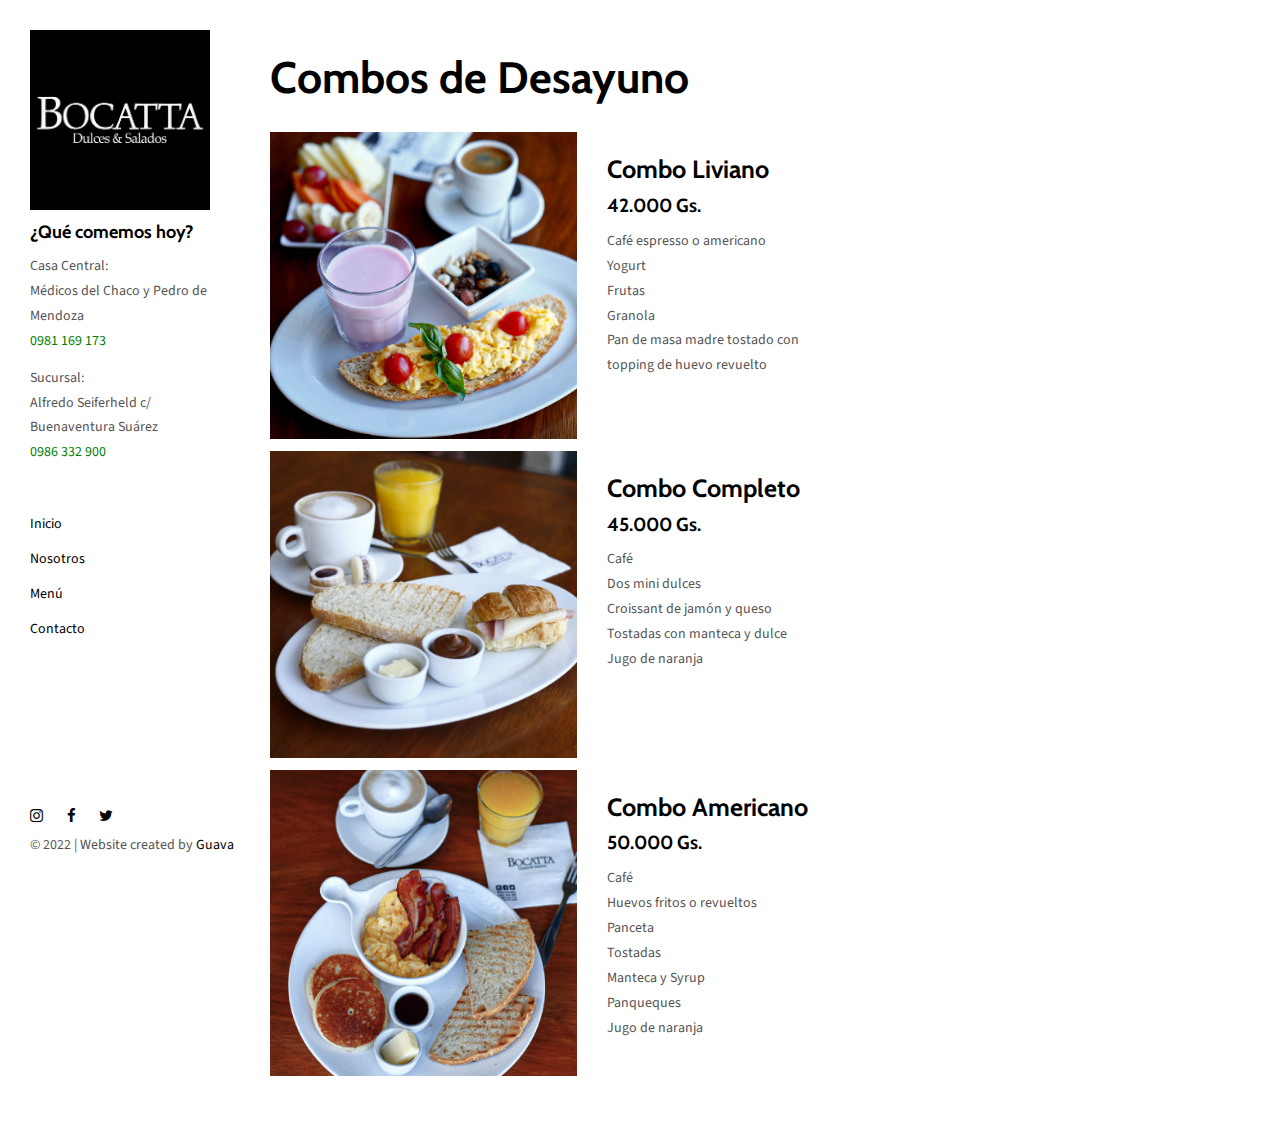
<file: combos.html>
<!DOCTYPE html>
<html lang="en">

<head>
  <meta charset="UTF-8">
  <meta content="IE=edge" http-equiv="X-UA-Compatible">
  <meta content="width=device-width,initial-scale=1" name="viewport">
  <meta content="description" name="description">
  <meta name="google" content="notranslate" />
  <meta content="Mashup templates have been developped by Orson.io team" name="author">

  <!-- Disable tap highlight on IE -->
  <meta name="msapplication-tap-highlight" content="no">
  
  <link rel="icon" type="image/x-icon" href="./assets/favicon.ico">



  <title>Combos de Desayuno</title>  

<link href="./main.82cfd66e.css" rel="stylesheet"></head>

<body>

 <!-- Add your content of header -->
<header class="">
  <div class="navbar navbar-default visible-xs">
    <button type="button" class="navbar-toggle collapsed">
      <span class="sr-only">Toggle navigation</span>
      <span class="icon-bar"></span>
      <span class="icon-bar"></span>
      <span class="icon-bar"></span>
    </button>
    <a href="./index.html" class="navbar-brand">Mashup Template</a>
  </div>

  <nav class="sidebar">
    <div class="navbar-collapse" id="navbar-collapse">
      <div class="site-header hidden-xs">
          <a class="site-brand" href="./index.html" title="">
            <img class="img-responsive site-logo" alt="" src="./assets/images/bocatta-logo.png">
            ¿Qué comemos hoy?
          </a>
        <p>Casa Central:</br>
          Médicos del Chaco y Pedro de Mendoza</br><a href="https://wa.me/595981169173" target="_blank">0981 169 173</a></p>
        <p>Sucursal:</br>
          Alfredo Seiferheld c/ Buenaventura Suárez</br><a href="https://wa.me/595986332900" target="_blank">0986 332 900</a></p>
      </div>
      <ul class="nav">
        <li><a href="./index.html" title="">Inicio</a></li>
        <li><a href="./nosotros.html" title="">Nosotros</a></li>
        <li><a href="./menu.html" title="">Menú</a></li>
        <li><a href="./contacto.html" title="">Contacto</a></li>

      </ul>

      <nav class="nav-footer">
        <p class="nav-footer-social-buttons">
          <a class="fa-icon" href="https://www.instagram.com/bocattapy" title="" target="_blank">
            <i class="fa fa-instagram"></i>
          </a>
          <a class="fa-icon" href="https://fb.com/bocattapy" title="" target="_blank">
            <i class="fa fa-facebook"></i>
          </a>
          <a class="fa-icon" href="https://twitter.com/bocattapy" title="" target="_blank">
            <i class="fa fa-twitter"></i>
          </a>
        </p>
        <p>© 2022 | Website created by <a href="https://www.guava.com.py" title="Guava">Guava</a></p>
      </nav>  
    </div> 
  </nav>
</header>
<main class="" id="main-collapse">


<div class="row">
  <div class="col-xs-12 col-md-8">

    <div class="section-container-spacer">
        <h1>Combos de Desayuno</h1>
      

       
    </div>

    <div class="section-container-spacer">
      <div class="row">
          <div class="col-xs-12 col-md-6">
              <p><img class="img-responsive" alt="" src="./assets/images/combo-liviano.jpg"></p>
          </div>
          <div class="col-xs-12 col-md-6">

              <h3>Combo Liviano</h3>
              <h4>42.000 Gs.</h4>
              <p>Café espresso o americano<br/>
                Yogurt<br/>
                Frutas<br/>
                Granola<br/>
                Pan de masa madre tostado con<br/>
                topping de huevo revuelto<p>
</p>
          </div>
        </div>
        <div class="row">
          <div class="col-xs-12 col-md-6">
              <p><img class="img-responsive" alt="" src="./assets/images/combo-completo.jpg"></p>
          </div>
          <div class="col-xs-12 col-md-6">
              <h3>Combo Completo</h3>
            <h4>45.000 Gs.</h4>
              <p>Café<br/>
                Dos mini dulces<br/>
                Croissant de jamón y queso<br/>
                Tostadas con manteca y dulce<br/>
                Jugo de naranja<br/>
          </div>
        </div>
        <div class="row">
          <div class="col-xs-12 col-md-6">
              <p><img class="img-responsive" alt="" src="./assets/images/combo-americano.jpg"></p>
          </div>
          <div class="col-xs-12 col-md-6">
            <h3>Combo Americano</h3>
            <h4>50.000 Gs.</h4>
              <p>Café<br/>
                Huevos fritos o revueltos<br/>
                Panceta<br/>
                Tostadas<br/>
                Manteca y Syrup<br/>
                Panqueques<br/>
                Jugo de naranja
          </div>

      </div>
      
    </div>
    


  </div>
  
</div>
    


</main>

<script>
document.addEventListener("DOMContentLoaded", function (event) {
  navbarToggleSidebar();
  navActivePage();
});
</script>

<!-- Google Analytics: change UA-XXXXX-X to be your site's ID 

<script>
  (function (i, s, o, g, r, a, m) {
    i['GoogleAnalyticsObject'] = r; i[r] = i[r] || function () {
      (i[r].q = i[r].q || []).push(arguments)
    }, i[r].l = 1 * new Date(); a = s.createElement(o),
      m = s.getElementsByTagName(o)[0]; a.async = 1; a.src = g; m.parentNode.insertBefore(a, m)
  })(window, document, 'script', '//www.google-analytics.com/analytics.js', 'ga');
  ga('create', 'UA-XXXXX-X', 'auto');
  ga('send', 'pageview');
</script>

--> <script type="text/javascript" src="./main.85741bff.js"></script></body>

</html>
</file>
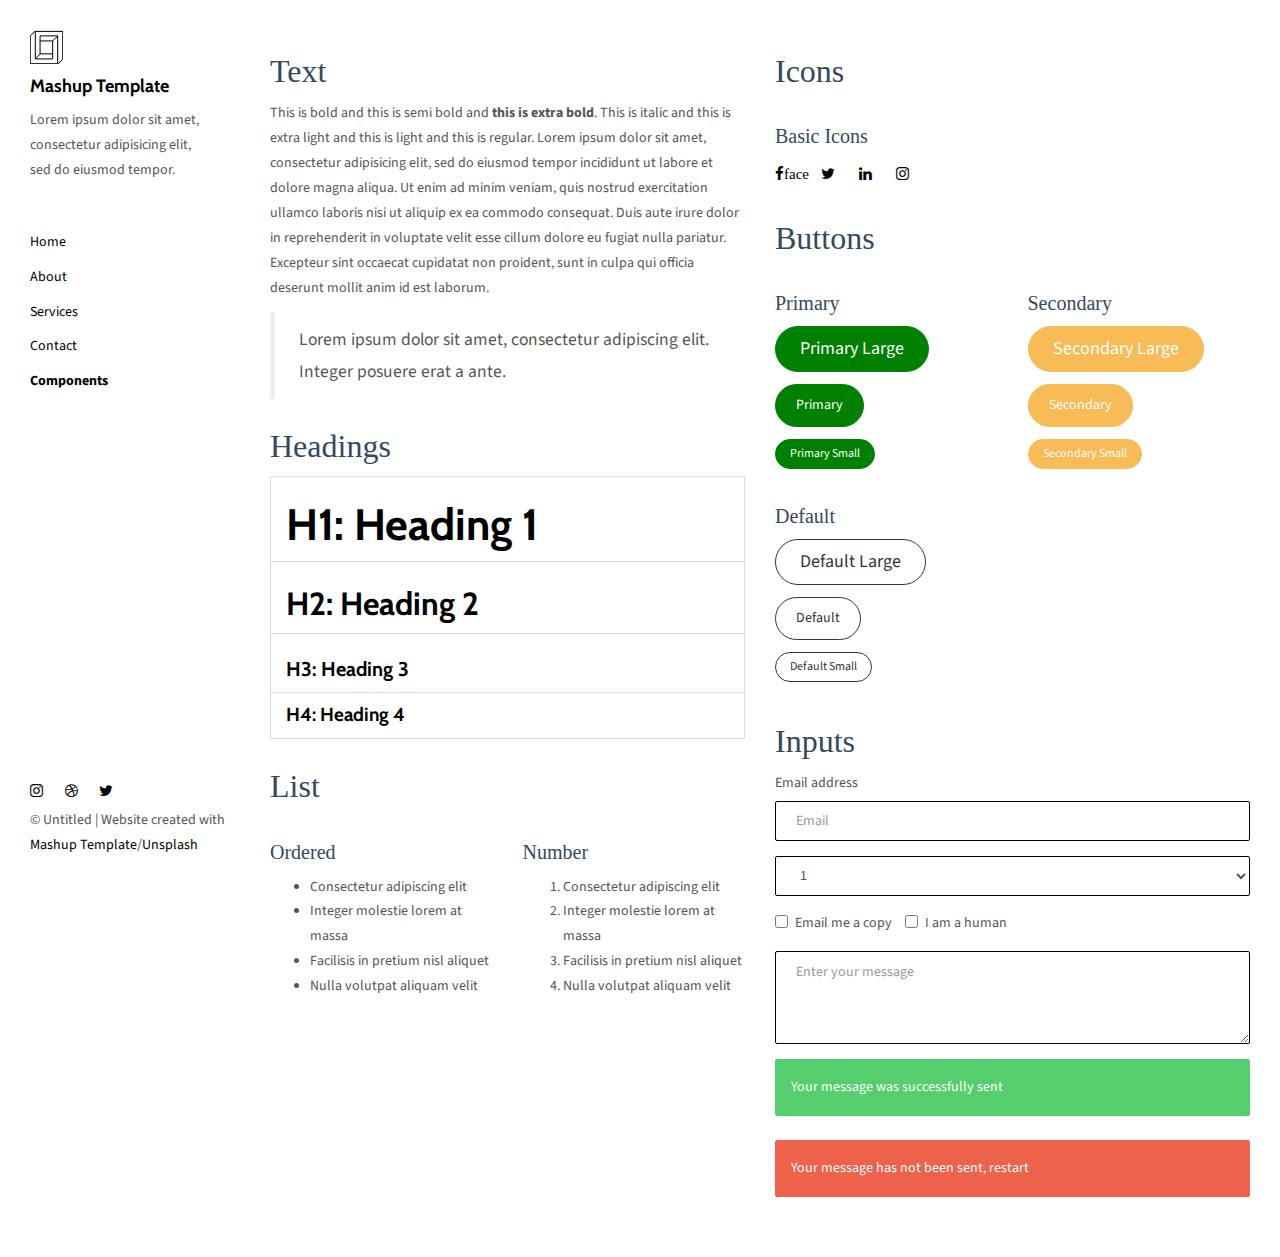
<file: components.html>
<!DOCTYPE html>
<html lang="en">

<head>
  <meta charset="UTF-8">
  <meta content="IE=edge" http-equiv="X-UA-Compatible">
  <meta content="width=device-width,initial-scale=1" name="viewport">
  <meta content="description" name="description">
  <meta name="google" content="notranslate" />
  <meta content="Mashup templates have been developped by Orson.io team" name="author">

  <!-- Disable tap highlight on IE -->
  <meta name="msapplication-tap-highlight" content="no">
  
  <link href="./assets/apple-icon-180x180.png" rel="apple-touch-icon">
  <link href="./assets/favicon.ico" rel="icon">



  <title>Title page</title>  

<link href="./main.82cfd66e.css" rel="stylesheet"></head>

<body>

 <!-- Add your content of header -->
<header class="">
  <div class="navbar navbar-default visible-xs">
    <button type="button" class="navbar-toggle collapsed">
      <span class="sr-only">Toggle navigation</span>
      <span class="icon-bar"></span>
      <span class="icon-bar"></span>
      <span class="icon-bar"></span>
    </button>
    <a href="./index.html" class="navbar-brand">Mashup Template</a>
  </div>

  <nav class="sidebar">
    <div class="navbar-collapse" id="navbar-collapse">
      <div class="site-header hidden-xs">
          <a class="site-brand" href="./index.html" title="">
            <img class="img-responsive site-logo" alt="" src="./assets/images/mashup-logo.svg">
            Mashup Template
          </a>
        <p>Lorem ipsum dolor sit amet, consectetur adipisicing elit, sed do eiusmod
        tempor.</p>
      </div>
      <ul class="nav">
        <li><a href="./index.html" title="">Home</a></li>
        <li><a href="./about.html" title="">About</a></li>
        <li><a href="./services.html" title="">Services</a></li>
        <li><a href="./contact.html" title="">Contact</a></li>
        <li><a href="./components.html" title="">Components</a></li>

      </ul>

      <nav class="nav-footer">
        <p class="nav-footer-social-buttons">
          <a class="fa-icon" href="https://www.instagram.com/" title="">
            <i class="fa fa-instagram"></i>
          </a>
          <a class="fa-icon" href="https://dribbble.com/" title="">
            <i class="fa fa-dribbble"></i>
          </a>
          <a class="fa-icon" href="https://twitter.com/" title="">
            <i class="fa fa-twitter"></i>
          </a>
        </p>
        <p>© Untitled | Website created with <a href="http://www.mashup-template.com/" title="Create website with free html template">Mashup Template</a>/<a href="https://www.unsplash.com/" title="Beautiful Free Images">Unsplash</a></p>
      </nav>  
    </div> 
  </nav>
</header>
<main class="" id="main-collapse">


<!-- Add your site or app content here -->

    <div class="row">
      <div class="col-xs-12 col-md-6">

        <div class="template-example">
          <h2 class="template-title-example">Text</h2>
          <p>This is bold and this is semi bold and <b>this is extra bold</b>. This is italic and this is extra light and this is light
          and this is regular. Lorem ipsum dolor sit amet, consectetur adipisicing elit, sed do eiusmod
          tempor incididunt ut labore et dolore magna aliqua. Ut enim ad minim veniam,
          quis nostrud exercitation ullamco laboris nisi ut aliquip ex ea commodo
          consequat. Duis aute irure dolor in reprehenderit in voluptate velit esse
          cillum dolore eu fugiat nulla pariatur. Excepteur sint occaecat cupidatat non
          proident, sunt in culpa qui officia deserunt mollit anim id est laborum.

          <blockquote>
            <p>Lorem ipsum dolor sit amet, consectetur adipiscing elit. Integer posuere erat a ante.</p>
          </blockquote>
          
          </p>
        </div>

        <div class="template-example">
          <h2 class="template-title-example">Headings</h2>
          
          <table class="table table-bordered">
            <tr><td><h1>H1: Heading 1</h1></td></tr>
            <tr><td><h2>H2: Heading 2</h2></td></tr>
            <tr><td><h3>H3: Heading 3</h3></td></tr>
            <tr><td><h4>H4: Heading 4</h4></td></tr>
          </table>
          
        </div>

        
        <div class="template-example">
          <h2 class="template-title-example">List</h2>
          <div class="row">
            <div class="col-md-6">
              <h3 class="template-title-example">Ordered</h3>
              <ul>
                <li>Consectetur adipiscing elit</li>
                <li>Integer molestie lorem at massa</li>
                <li>Facilisis in pretium nisl aliquet</li>
                <li>Nulla volutpat aliquam velit</li>
              </ul>
            </div>
            <div class="col-md-6">
              <h3 class="template-title-example">Number</h3>
              <ol>
                <li>Consectetur adipiscing elit</li>
                <li>Integer molestie lorem at massa</li>
                <li>Facilisis in pretium nisl aliquet</li>
                <li>Nulla volutpat aliquam velit</li>
              </ol>
            </div>
          </div>
        </div>
        

        
      </div>

      <div class="col-xs-12 col-md-6">
        <div class="template-example">
          <h2 class="template-title-example">Icons</h2>
          
          <div class="row">
            
            <div class="col-md-6">
               <h3 class="template-title-example">Basic Icons</h2>
                <ul class="list-icons">
                  <li>
                    <span class="fa-icon">
                      <i class="fa fa-facebook">face</i>
                    </span>
                  </li>
                  <li>
                    <span class="fa-icon">
                      <i class="fa fa-twitter"></i>
                    </span>
                  </li>
                  <li>
                    <span class="fa-icon">
                      <i class="fa fa-linkedin"></i>
                    </span>
                  </li>
                  <li>
                    <span class="fa-icon">
                      <i class="fa fa-instagram"></i>
                    </span>
                  </li>
                </ul>
            </div>

          </div>


          


        </div>

        <div class="template-example">
          <h2 class="template-title-example">Buttons</h2>
          <div class="row">
            <div class="col-md-6">
              <h3 class="template-title-example">Primary</h2>
              <div class="row">
                  <div class="col-md-6">
                  <p><a href="" class="btn btn-primary btn-lg">Primary Large</a></p>
                  <p><a href="" class="btn btn-primary">Primary </a></p>
                  <p><a href="" class="btn btn-primary btn-sm">Primary Small</a></p>
                </div>
              </div>

              <h3 class="template-title-example">Default</h2>
              <div class="row">
                  <div class="col-md-6">
                  <p><a href="" class="btn btn-default btn-lg">Default Large</a></p>
                  <p><a href="" class="btn btn-default">Default </a></p>
                  <p><a href="" class="btn btn-default btn-sm">Default Small</a></p>
                </div>
              </div>

            </div>

            <div class="col-md-6">
              <h3 class="template-title-example">Secondary</h2>
              <div class="row">
                  <div class="col-md-6">
                  <p><a href="" class="btn btn-info btn-lg">Secondary Large</a></p>
                  <p><a href="" class="btn btn-info">Secondary </a></p>
                  <p><a href="" class="btn btn-info btn-sm">Secondary Small</a></p>
                </div>
              </div>
            </div>
          </div>
        </div>
        
        <div class="template-example">
          <h2 class="template-title-example">Inputs</h2>

            <div class="form-group">
              <label for="exampleInputEmail1">Email address</label>
              <input type="email" class="form-control" id="exampleInputEmail1" placeholder="Email">
            </div>

            <div class="form-group">
              <select class="form-control">
                <option>1</option>
                <option>2</option>
                <option>3</option>
                <option>4</option>
                <option>5</option>
              </select>
            </div>

            <div class="form-group">
              <label class="checkbox-inline">
                <input 
                type="checkbox" id="inlineCheckbox1" value="option1"> Email me a copy
              </label>
              <label class="checkbox-inline">
                <input type="checkbox" id="inlineCheckbox2" value="option2"> I am a human
              </label>
            </div>

            <div class="form-group">
              <textarea class="form-control" rows="3" placeholder="Enter your message"></textarea>
            </div>
            
            <div class="alert alert-success" role="alert">Your message was successfully sent</div>
            <div class="alert alert-danger" role="alert">Your message has not been sent, restart</div>
        </div>




      </div>
    </div>
 

</main>

<script>
document.addEventListener("DOMContentLoaded", function (event) {
  navbarToggleSidebar();
  navActivePage();
});
</script>

<!-- Google Analytics: change UA-XXXXX-X to be your site's ID 

<script>
  (function (i, s, o, g, r, a, m) {
    i['GoogleAnalyticsObject'] = r; i[r] = i[r] || function () {
      (i[r].q = i[r].q || []).push(arguments)
    }, i[r].l = 1 * new Date(); a = s.createElement(o),
      m = s.getElementsByTagName(o)[0]; a.async = 1; a.src = g; m.parentNode.insertBefore(a, m)
  })(window, document, 'script', '//www.google-analytics.com/analytics.js', 'ga');
  ga('create', 'UA-XXXXX-X', 'auto');
  ga('send', 'pageview');
</script>

--> <script type="text/javascript" src="./main.85741bff.js"></script></body>

</html>
</file>
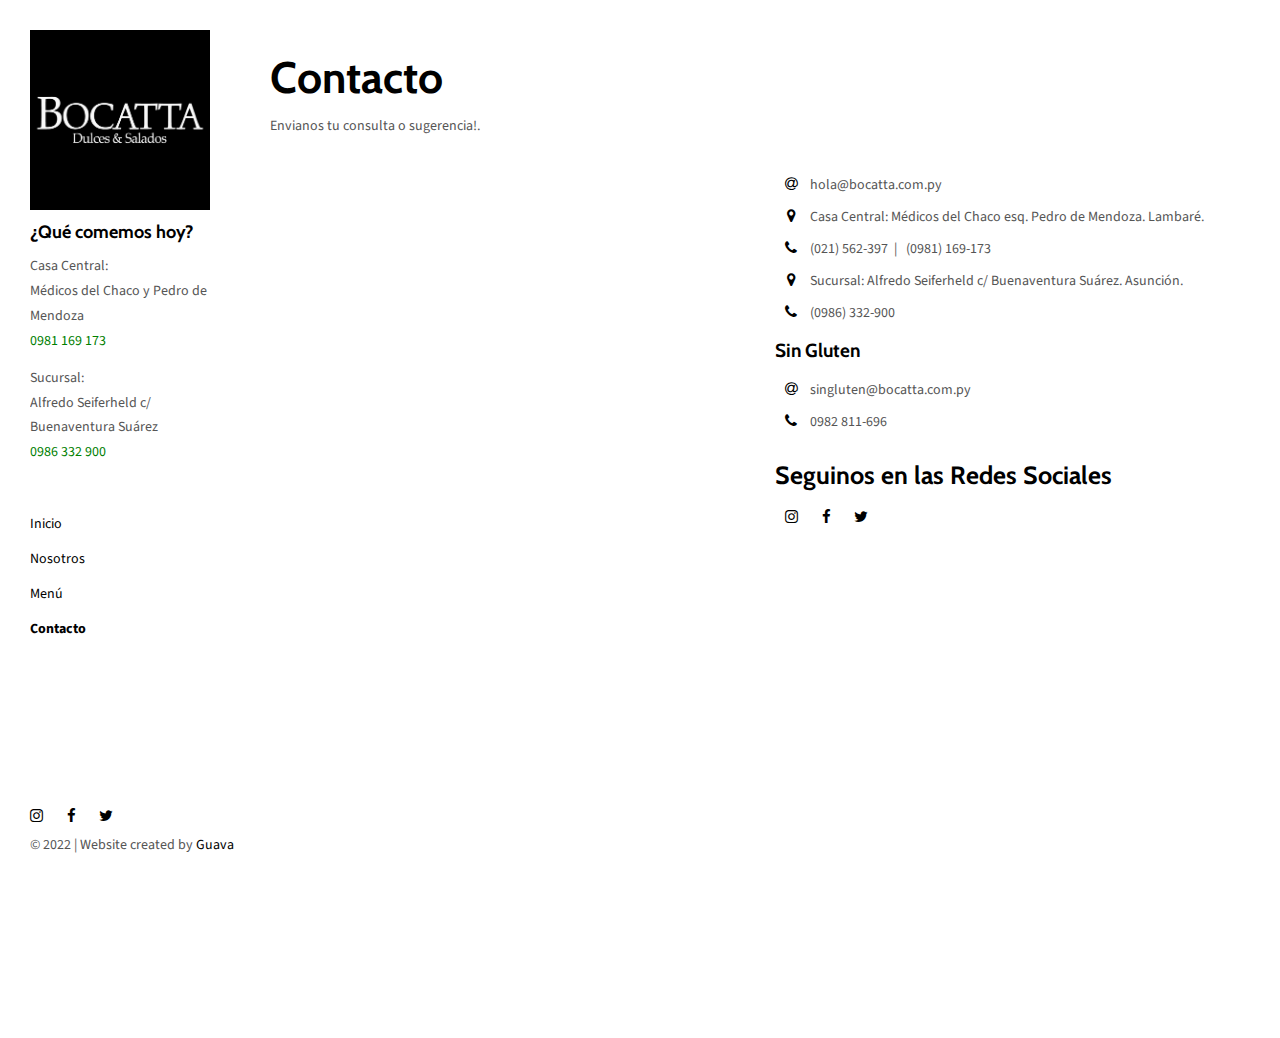
<file: contacto.html>
<!DOCTYPE html>
<html lang="en">

<head>
  <meta charset="UTF-8">
  <meta content="IE=edge" http-equiv="X-UA-Compatible">
  <meta content="width=device-width,initial-scale=1" name="viewport">
  <meta content="description" name="description">
  <meta name="google" content="notranslate" />
  <meta content="Mashup templates have been developped by Orson.io team" name="author">

  <!-- Disable tap highlight on IE -->
  <meta name="msapplication-tap-highlight" content="no">
  
  <link rel="icon" type="image/x-icon" href="./assets/favicon.ico">



  <title>Contacto</title>  

<link href="./main.82cfd66e.css" rel="stylesheet">
</head>


<body>

 <!-- Add your content of header -->
<header class="">
  <div class="navbar navbar-default visible-xs">
    <button type="button" class="navbar-toggle collapsed">
      <span class="sr-only">Toggle navigation</span>
      <span class="icon-bar"></span>
      <span class="icon-bar"></span>
      <span class="icon-bar"></span>
    </button>
    <a href="./index.html" class="navbar-brand">Mashup Template</a>
  </div>

  <nav class="sidebar">
    <div class="navbar-collapse" id="navbar-collapse">
      <div class="site-header hidden-xs">
          <div class="site-brand" >
            <img class="img-responsive site-logo" alt="" src="./assets/images/bocatta-logo.png">
            ¿Qué comemos hoy?
          </div>
        <p>Casa Central:</br>
          Médicos del Chaco y Pedro de Mendoza</br><a href="https://wa.me/595981169173" target="_blank">0981 169 173</a></p>
        <p>Sucursal:</br>
          Alfredo Seiferheld c/ Buenaventura Suárez</br><a href="https://wa.me/595986332900" target="_blank">0986 332 900</a></p>
      </div>
      <ul class="nav">
        <li><a href="./index.html" title="">Inicio</a></li>
        <li><a href="./nosotros.html" title="">Nosotros</a></li>
        <li><a href="./menu.html" title="">Menú</a></li>
        <li><a href="./contacto.html" title="">Contacto</a></li>

      </ul>

      <nav class="nav-footer">
        <p class="nav-footer-social-buttons">
          <a class="fa-icon" href="https://www.instagram.com/bocattapy" title="" target="_blank">
            <i class="fa fa-instagram"></i>
          </a>
          <a class="fa-icon" href="https://fb.com/bocattapy" title="" target="_blank">
            <i class="fa fa-facebook"></i>
          </a>
          <a class="fa-icon" href="https://twitter.com/bocattapy" title="" target="_blank">
            <i class="fa fa-twitter"></i>
          </a>
        </p>
        <p>© 2022 | Website created by <a href="https://www.guava.com.py" title="Guava">Guava</a></p>
      </nav>  
    </div> 
  </nav>
</header>
<main class="" id="main-collapse">


<div class="row">
  <div class="col-xs-12">
    <div class="section-container-spacer">
      <h1>Contacto</h1>
      <p>Envianos tu consulta o sugerencia!.</p>
    </div>
    <div class="section-container-spacer">
      <div class="row">
        <div class="col-md-6">
          <iframe src="https://us9.list-manage.com/contact-form?u=37fdc46309e2cc9f7a9fecad9&form_id=d8b34075efe2836d762ae1db1cd6c78a" width="100%" height="800px" frameborder="0" scrolling="no"></iframe>
        </div>
        <div class="col-md-6">
          <ul class="list-unstyled address-container">
            
            <li>
              <span class="fa-icon">
                <i class="fa fa-at" aria-hidden="true"></i>
              </span>
              hola@bocatta.com.py
            </li>
            <li>
              <span class="fa-icon">
                <i class="fa fa fa-map-marker" aria-hidden="true"></i>
              </span>
              Casa Central: Médicos del Chaco esq. Pedro de Mendoza. Lambaré.
            </li>
            <li>
              <span class="fa-icon">
                <i class="fa fa-phone" aria-hidden="true"></i>
              </span>
              (021) 562-397  |   (0981) 169-173
               </li>
             <li>
              <span class="fa-icon">
                <i class="fa fa fa-map-marker" aria-hidden="true"></i>
              </span>
             Sucursal: Alfredo Seiferheld c/ Buenaventura Suárez. Asunción.
            </li>
            <li>
              <span class="fa-icon">
                <i class="fa fa-phone" aria-hidden="true"></i>
              </span>
              (0986) 332-900 
               </li>
               <li>
                <h4>Sin Gluten</h4>
                <li>
              <span class="fa-icon">
                <i class="fa fa-at" aria-hidden="true"></i>
              </span>
              singluten@bocatta.com.py
            </li>
              <span class="fa-icon">
                <i class="fa fa-phone" aria-hidden="true"></i>
              </span>
              0982 811-696
               </li>
          </ul>
          <h3>Seguinos en las Redes Sociales</h3>
          <a class="fa-icon" href="https://www.instagram.com/bocattapy" title="" target="_blank">
            <i class="fa fa-instagram"></i>
          </a>
          <a class="fa-icon" href="https://fb.com/bocattapy" title="" target="_blank">
            <i class="fa fa-facebook"></i>
          </a>
          <a class="fa-icon" href="https://twitter.com/bocattapy" title="" target="_blank">
            <i class="fa fa-twitter"></i>
          </a>

        </div>
      </div>
      <!-- <form action="" class="reveal-content">
          <div class="row">
            <div class="col-md-6">
              <div class="form-group">
                <input type="email" class="form-control" id="email" placeholder="Email">
              </div>
              <div class="form-group">
                <input type="text" class="form-control" id="subject" placeholder="Subject">
              </div>
              <div class="form-group">
                <textarea class="form-control" rows="3" placeholder="Enter your message"></textarea>
              </div>
              <button type="submit" class="btn btn-primary btn-lg">Enviar</button>
            </div>
            <div class="col-md-6">
              <ul class="list-unstyled address-container">
                
                <li>
                  <span class="fa-icon">
                    <i class="fa fa-at" aria-hidden="true"></i>
                  </span>
                  hola@bocatta.com.py
                </li>
                <li>
                  <span class="fa-icon">
                    <i class="fa fa fa-map-marker" aria-hidden="true"></i>
                  </span>
                  Casa Central: Médicos del Chaco esq. Pedro de Mendoza. Lambaré.
                </li>
                <li>
                  <span class="fa-icon">
                    <i class="fa fa-phone" aria-hidden="true"></i>
                  </span>
                  (021) 562-397  |   (0981) 169-173
                   </li>
                 <li>
                  <span class="fa-icon">
                    <i class="fa fa fa-map-marker" aria-hidden="true"></i>
                  </span>
                 Sucursal: Alfredo Seiferheld c/ Buenaventura Suárez. Asunción.
                </li>
                <li>
                  <span class="fa-icon">
                    <i class="fa fa-phone" aria-hidden="true"></i>
                  </span>
                  (0986) 332-900 
                   </li>
                   <li>
                    <h4>Sin Gluten</h4>
                    <li>
                  <span class="fa-icon">
                    <i class="fa fa-at" aria-hidden="true"></i>
                  </span>
                  singluten@bocatta.com.py
                </li>
                  <span class="fa-icon">
                    <i class="fa fa-phone" aria-hidden="true"></i>
                  </span>
                  0982 811-696
                   </li>
              </ul>
              <h3>Seguinos en las Redes Sociales</h3>
              <a class="fa-icon" href="https://www.instagram.com/bocattapy" title="" target="_blank">
                <i class="fa fa-instagram"></i>
              </a>
              <a class="fa-icon" href="https://fb.com/bocattapy" title="" target="_blank">
                <i class="fa fa-facebook"></i>
              </a>
              <a class="fa-icon" href="https://twitter.com/bocattapy" title="" target="_blank">
                <i class="fa fa-twitter"></i>
              </a>

            </div>
          </div>
        </form>-->
    </div>
  </div>
</div>


</main>

<script>
document.addEventListener("DOMContentLoaded", function (event) {
  navbarToggleSidebar();
  navActivePage();
});
</script>

<!-- Google Analytics: change UA-XXXXX-X to be your site's ID 

<script>
  (function (i, s, o, g, r, a, m) {
    i['GoogleAnalyticsObject'] = r; i[r] = i[r] || function () {
      (i[r].q = i[r].q || []).push(arguments)
    }, i[r].l = 1 * new Date(); a = s.createElement(o),
      m = s.getElementsByTagName(o)[0]; a.async = 1; a.src = g; m.parentNode.insertBefore(a, m)
  })(window, document, 'script', '//www.google-analytics.com/analytics.js', 'ga');
  ga('create', 'UA-XXXXX-X', 'auto');
  ga('send', 'pageview');
</script>

--> <script type="text/javascript" src="./main.85741bff.js"></script></body>


</html>
</file>
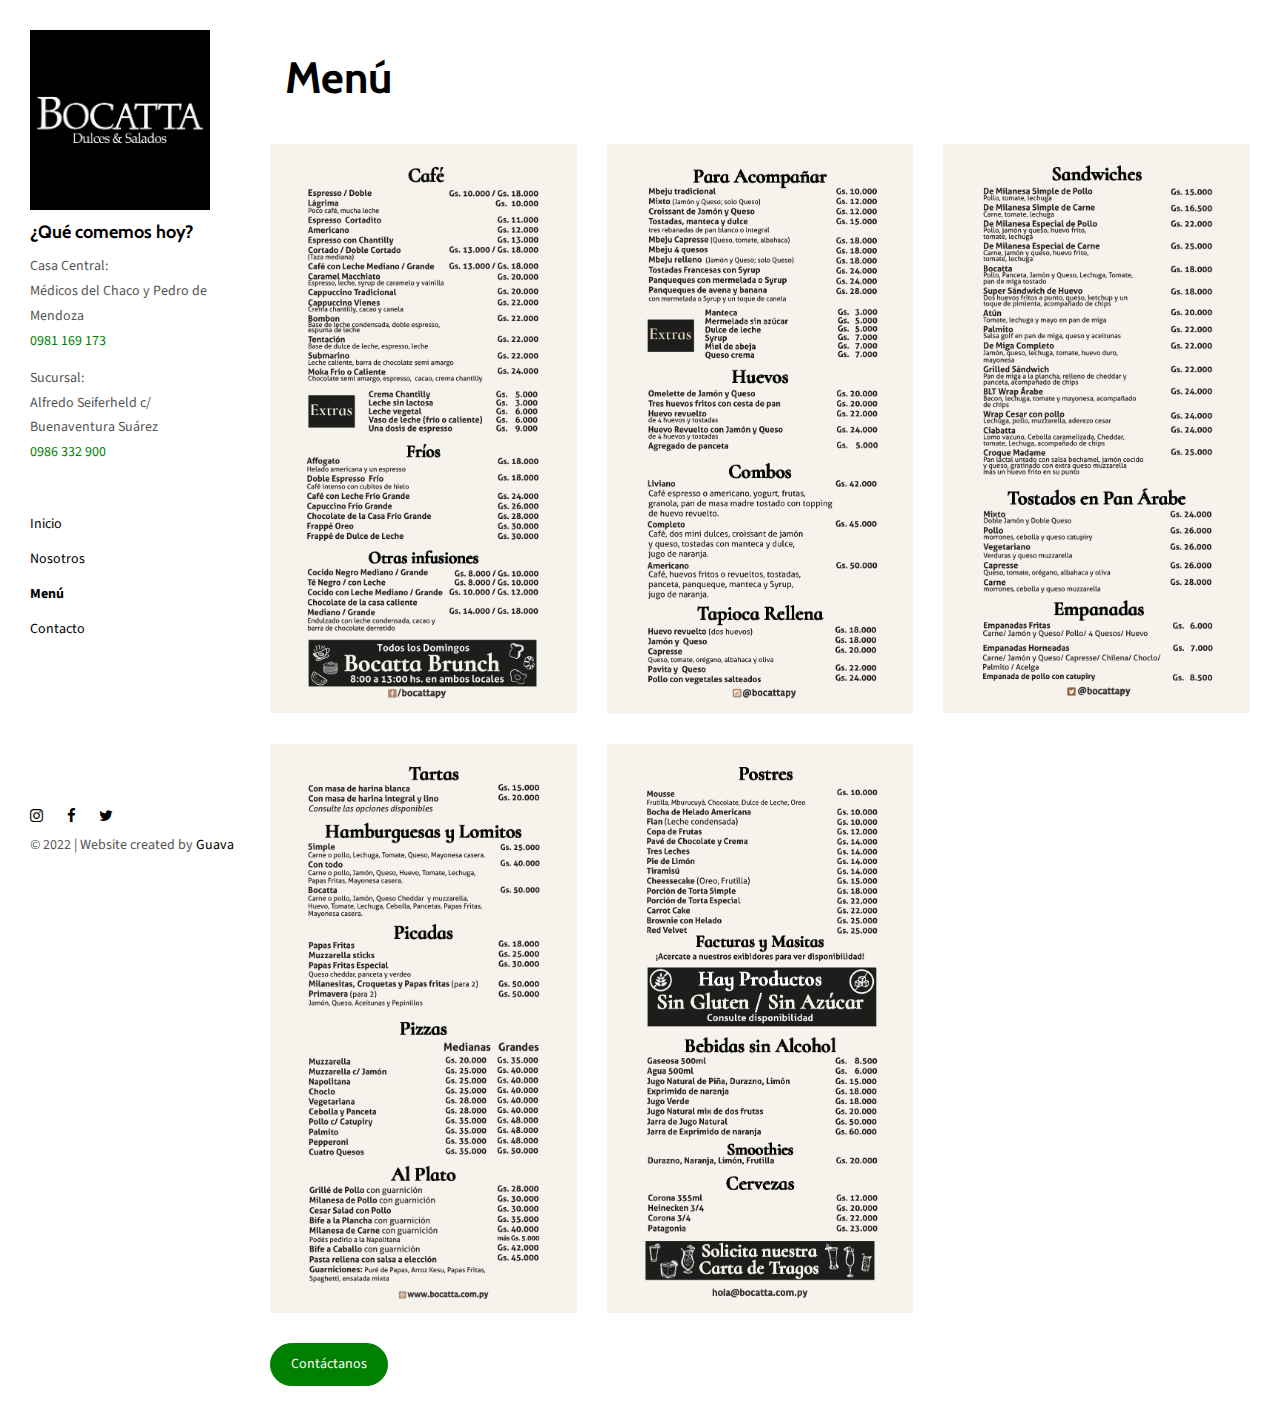
<file: menu.html>
<!DOCTYPE html>
<html lang="en">

<head>
  <meta charset="UTF-8">
  <meta content="IE=edge" http-equiv="X-UA-Compatible">
  <meta content="width=device-width,initial-scale=1" name="viewport">
  <meta content="description" name="description">
  <meta name="google" content="notranslate" />
  <meta content="Mashup templates have been developped by Orson.io team" name="author">

  <!-- Disable tap highlight on IE -->
  <meta name="msapplication-tap-highlight" content="no">
  <link rel="icon" type="image/x-icon" href="./assets/favicon.ico">



  <title>Menú</title>  

<link href="./main.82cfd66e.css" rel="stylesheet"></head>

<body>

 <!-- Add your content of header -->
<header class="">
  <div class="navbar navbar-default visible-xs">
    <button type="button" class="navbar-toggle collapsed">
      <span class="sr-only">Toggle navigation</span>
      <span class="icon-bar"></span>
      <span class="icon-bar"></span>
      <span class="icon-bar"></span>
    </button>
    <a href="./index.html" class="navbar-brand">Mashup Template</a>
  </div>

  <nav class="sidebar">
    <div class="navbar-collapse" id="navbar-collapse">
      <div class="site-header hidden-xs">
          <a class="site-brand" href="./index.html" title="">
            <img class="img-responsive site-logo" alt="" src="./assets/images/bocatta-logo.png">
            ¿Qué comemos hoy?
          </a>
        <p>Casa Central:</br>
          Médicos del Chaco y Pedro de Mendoza</br><a href="https://wa.me/595981169173" target="_blank">0981 169 173</a></p>
        <p>Sucursal:</br>
          Alfredo Seiferheld c/ Buenaventura Suárez</br><a href="https://wa.me/595986332900" target="_blank">0986 332 900</a></p>
      </div>
      <ul class="nav">
        <li><a href="./index.html" title="">Inicio</a></li>
        <li><a href="./nosotros.html" title="">Nosotros</a></li>
        <li><a href="./menu.html" title="">Menú</a></li>
        <li><a href="./contacto.html" title="">Contacto</a></li>

      </ul>

      <nav class="nav-footer">
        <p class="nav-footer-social-buttons">
          <a class="fa-icon" href="https://www.instagram.com/bocattapy" title="" target="_blank">
            <i class="fa fa-instagram"></i>
          </a>
          <a class="fa-icon" href="https://fb.com/bocattapy" title="" target="_blank">
            <i class="fa fa-facebook"></i>
          </a>
          <a class="fa-icon" href="https://twitter.com/bocattapy" title="" target="_blank">
            <i class="fa fa-twitter"></i>
          </a>
        </p>
        <p>© 2022 | Website created by <a href="https://www.guava.com.py" title="Guava">Guava</a></p>
      </nav>  
    </div> 
  </nav>
</header>
<main class="" id="main-collapse">

  <div class="col-xs-12 section-container-spacer">
      <h1>Menú</h1>   
  </div>
  <div class="row">
    <div class="col-xs-12 col-md-4 section-container-spacer">
      <img class="img-responsive" alt="" src="./assets/images/menu-1.jpg">
    </div>
    <div class="col-xs-12 col-md-4 section-container-spacer">
      <img class="img-responsive" alt="" src="./assets/images/menu-2.jpg">
    </div>
    <div class="col-xs-12 col-md-4 section-container-spacer">
      <img class="img-responsive" alt="" src="./assets/images/menu-3.jpg">
    </div>
    </div>
    <div class="row">
    <div class="col-xs-12 col-md-4 section-container-spacer">
      <img class="img-responsive" alt="" src="./assets/images/menu-4.jpg">
    </div>
    <div class="col-xs-12 col-md-4 section-container-spacer">
      <img class="img-responsive" alt="" src="./assets/images/menu-5.jpg">
    </div>
  </div>
  <a href="contacto.html" class="btn btn-primary" title=""> Contáctanos</a>
</main>

<script>
document.addEventListener("DOMContentLoaded", function (event) {
  navbarToggleSidebar();
  navActivePage();
});
</script>

<!-- Google Analytics: change UA-XXXXX-X to be your site's ID 

<script>
  (function (i, s, o, g, r, a, m) {
    i['GoogleAnalyticsObject'] = r; i[r] = i[r] || function () {
      (i[r].q = i[r].q || []).push(arguments)
    }, i[r].l = 1 * new Date(); a = s.createElement(o),
      m = s.getElementsByTagName(o)[0]; a.async = 1; a.src = g; m.parentNode.insertBefore(a, m)
  })(window, document, 'script', '//www.google-analytics.com/analytics.js', 'ga');
  ga('create', 'UA-XXXXX-X', 'auto');
  ga('send', 'pageview');
</script>

--> <script type="text/javascript" src="./main.85741bff.js"></script></body>

</html>
</file>
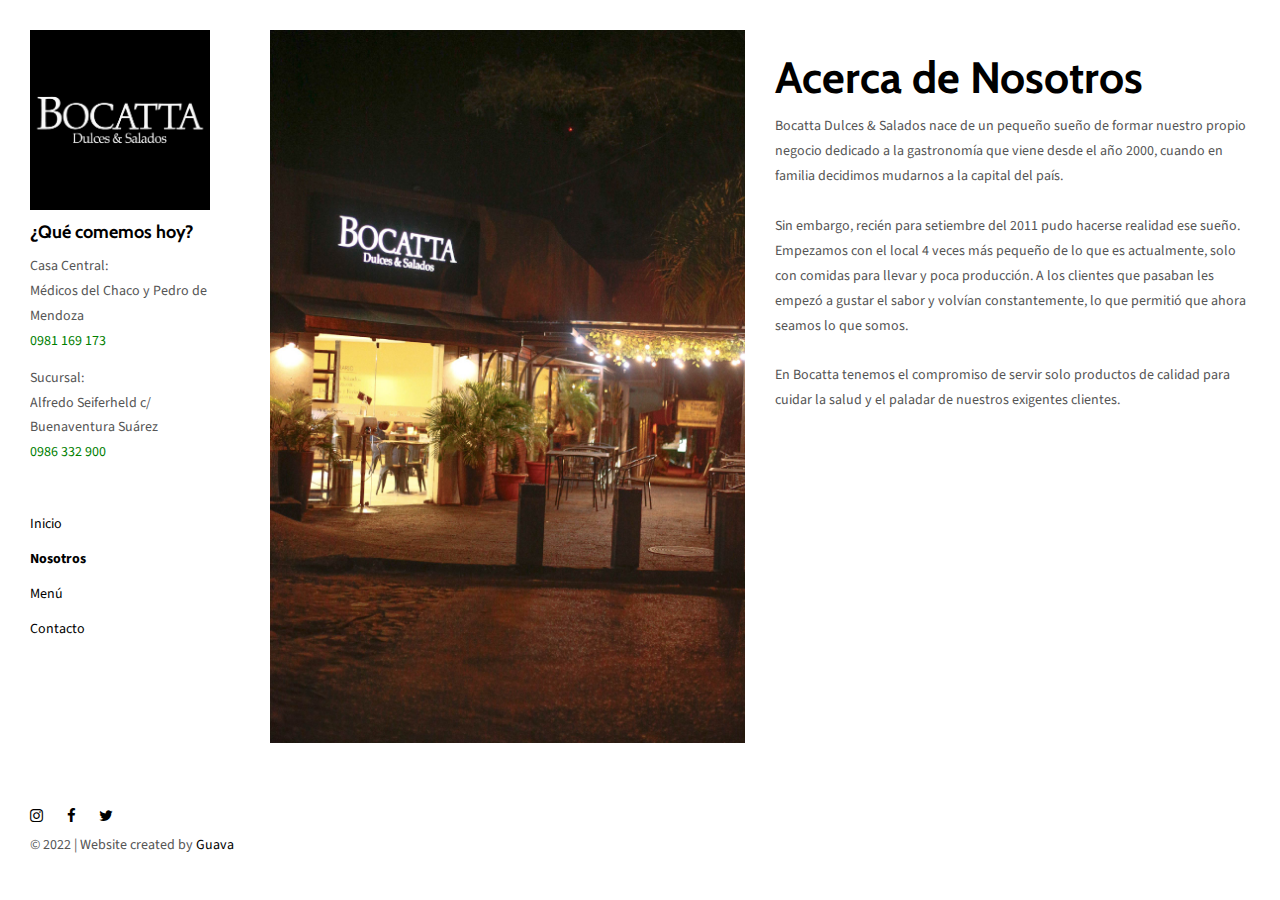
<file: nosotros.html>
<!DOCTYPE html>
<html lang="en">

<head>
  <meta charset="UTF-8">
  <meta content="IE=edge" http-equiv="X-UA-Compatible">
  <meta content="width=device-width,initial-scale=1" name="viewport">
  <meta content="description" name="description">
  <meta name="google" content="notranslate" />
  <meta content="Mashup templates have been developped by Orson.io team" name="author">

  <!-- Disable tap highlight on IE -->
  <meta name="msapplication-tap-highlight" content="no">
  
  <link rel="icon" type="image/x-icon" href="./assets/favicon.ico">



  <title>Acerca de Nosotros</title>  

<link href="./main.82cfd66e.css" rel="stylesheet"></head>

<body>

 <!-- Add your content of header -->
<header class="">
  <div class="navbar navbar-default visible-xs">
    <button type="button" class="navbar-toggle collapsed">
      <span class="sr-only">Toggle navigation</span>
      <span class="icon-bar"></span>
      <span class="icon-bar"></span>
      <span class="icon-bar"></span>
    </button>
    <a href="./index.html" class="navbar-brand">Mashup Template</a>
  </div>

  <nav class="sidebar">
    <div class="navbar-collapse" id="navbar-collapse">
      <div class="site-header hidden-xs">
          <a class="site-brand" href="./index.html" title="">
            <img class="img-responsive site-logo" alt="" src="./assets/images/bocatta-logo.png">
            ¿Qué comemos hoy?
          </a>
        <p>Casa Central:</br>
          Médicos del Chaco y Pedro de Mendoza</br><a href="https://wa.me/595981169173" target="_blank">0981 169 173</a></p>
        <p>Sucursal:</br>
          Alfredo Seiferheld c/ Buenaventura Suárez</br><a href="https://wa.me/595986332900" target="_blank">0986 332 900</a></p>
      </div>
      <ul class="nav">
        <li><a href="./index.html" title="">Inicio</a></li>
        <li><a href="./nosotros.html" title="">Nosotros</a></li>
        <li><a href="./menu.html" title="">Menú</a></li>
        <li><a href="./contacto.html" title="">Contacto</a></li>

      </ul>

      <nav class="nav-footer">
        <p class="nav-footer-social-buttons">
          <a class="fa-icon" href="https://www.instagram.com/bocattapy" title="" target="_blank">
            <i class="fa fa-instagram"></i>
          </a>
          <a class="fa-icon" href="https://fb.com/bocattapy" title="" target="_blank">
            <i class="fa fa-facebook"></i>
          </a>
          <a class="fa-icon" href="https://twitter.com/bocattapy" title="" target="_blank">
            <i class="fa fa-twitter"></i>
          </a>
        </p>
        <p>© 2022 | Website created by <a href="https://www.guava.com.py" title="Guava">Guava</a></p>
      </nav>  
    </div> 
  </nav>
</header>
<main class="" id="main-collapse">


<div class="row">
  <div class="col-xs-12 col-md-6">
    <img class="img-responsive" alt="" src="./assets/images/img-local.jpg">
  </div>
  <div class="col-xs-12 col-md-6">
    <h1>Acerca de Nosotros</h1>
    
    <p>Bocatta Dulces & Salados nace de un pequeño sueño de formar nuestro propio negocio dedicado a la gastronomía que viene desde el año 2000, cuando en familia decidimos mudarnos a la capital del país.<br/> 
    <br> Sin embargo, recién para setiembre del 2011 pudo hacerse realidad ese sueño. Empezamos con el local 4 veces más pequeño de lo que es actualmente, solo con comidas para llevar y poca producción. A los clientes que pasaban les empezó a gustar el sabor y volvían constantemente, lo que permitió que ahora seamos lo que somos.<br/> 
    <br>En Bocatta tenemos el compromiso de servir solo productos de calidad para cuidar la salud y el paladar de nuestros exigentes clientes.<br/>

    
  
    
    
 </div>
</div>
    
</main>

<script>
document.addEventListener("DOMContentLoaded", function (event) {
  navbarToggleSidebar();
  navActivePage();
});
</script>

<!-- Google Analytics: change UA-XXXXX-X to be your site's ID 

<script>
  (function (i, s, o, g, r, a, m) {
    i['GoogleAnalyticsObject'] = r; i[r] = i[r] || function () {
      (i[r].q = i[r].q || []).push(arguments)
    }, i[r].l = 1 * new Date(); a = s.createElement(o),
      m = s.getElementsByTagName(o)[0]; a.async = 1; a.src = g; m.parentNode.insertBefore(a, m)
  })(window, document, 'script', '//www.google-analytics.com/analytics.js', 'ga');
  ga('create', 'UA-XXXXX-X', 'auto');
  ga('send', 'pageview');
</script>

--> <script type="text/javascript" src="./main.85741bff.js"></script></body>

</html>
</file>
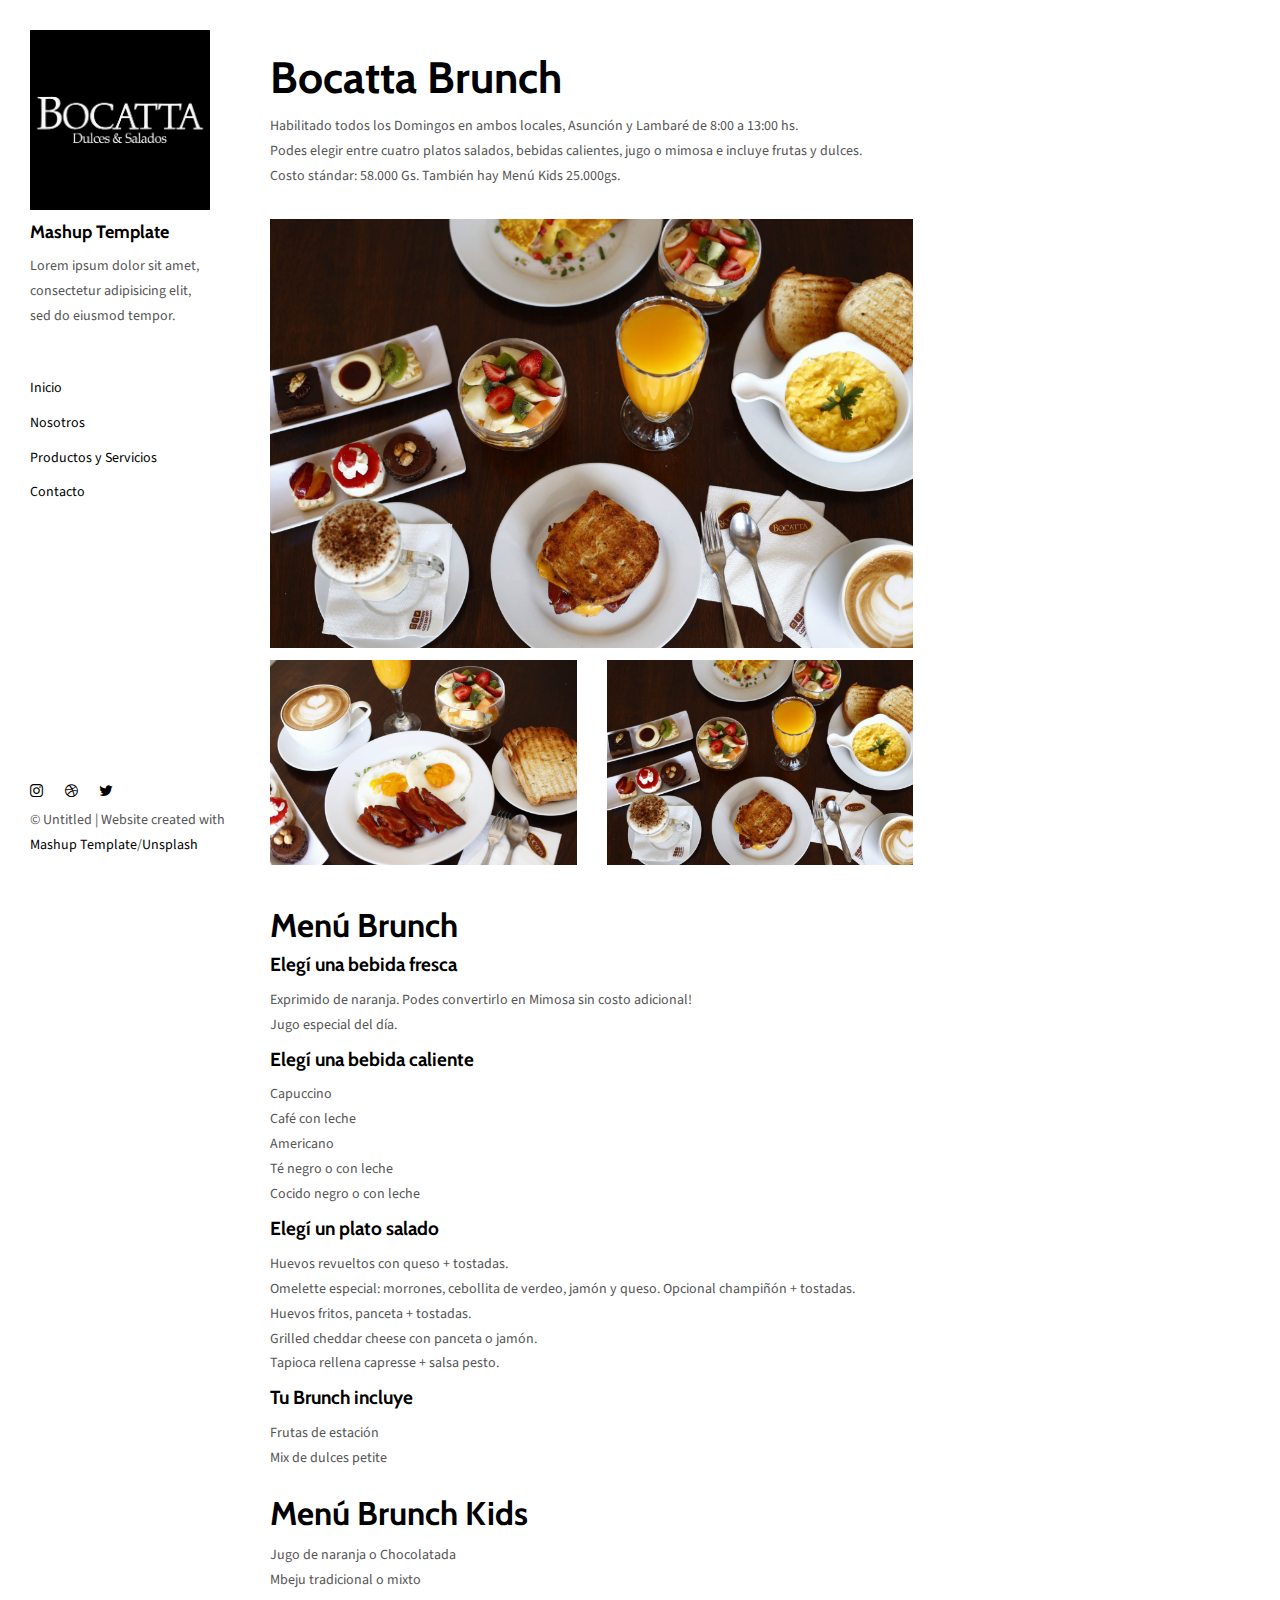
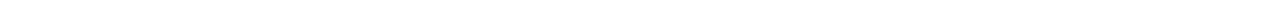
<file: project.html>
<!DOCTYPE html>
<html lang="en">

<head>
  <meta charset="UTF-8">
  <meta content="IE=edge" http-equiv="X-UA-Compatible">
  <meta content="width=device-width,initial-scale=1" name="viewport">
  <meta content="description" name="description">
  <meta name="google" content="notranslate" />
  <meta content="Mashup templates have been developped by Orson.io team" name="author">

  <!-- Disable tap highlight on IE -->
  <meta name="msapplication-tap-highlight" content="no">
  
  <link href="./assets/apple-icon-180x180.png" rel="apple-touch-icon">
  <link href="./assets/favicon.ico" rel="icon">



  <title>Brunch</title>  

<link href="./main.82cfd66e.css" rel="stylesheet"></head>

<body>

 <!-- Add your content of header -->
<header class="">
  <div class="navbar navbar-default visible-xs">
    <button type="button" class="navbar-toggle collapsed">
      <span class="sr-only">Toggle navigation</span>
      <span class="icon-bar"></span>
      <span class="icon-bar"></span>
      <span class="icon-bar"></span>
    </button>
    <a href="./index.html" class="navbar-brand">Mashup Template</a>
  </div>

  <nav class="sidebar">
    <div class="navbar-collapse" id="navbar-collapse">
      <div class="site-header hidden-xs">
          <a class="site-brand" href="./index.html" title="">
            <img class="img-responsive site-logo" alt="" src="./assets/images/bocatta-logo.png">
            Mashup Template
          </a>
        <p>Lorem ipsum dolor sit amet, consectetur adipisicing elit, sed do eiusmod
        tempor.</p>
      </div>
      <ul class="nav">
        <li><a href="./index.html" title="">Inicio</a></li>
        <li><a href="./about.html" title="">Nosotros</a></li>
        <li><a href="./services.html" title="">Productos y Servicios</a></li>
        <li><a href="./contact.html" title="">Contacto</a></li>

      </ul>

      <nav class="nav-footer">
        <p class="nav-footer-social-buttons">
          <a class="fa-icon" href="https://www.instagram.com/" title="">
            <i class="fa fa-instagram"></i>
          </a>
          <a class="fa-icon" href="https://dribbble.com/" title="">
            <i class="fa fa-dribbble"></i>
          </a>
          <a class="fa-icon" href="https://twitter.com/" title="">
            <i class="fa fa-twitter"></i>
          </a>
        </p>
        <p>© Untitled | Website created with <a href="http://www.mashup-template.com/" title="Create website with free html template">Mashup Template</a>/<a href="https://www.unsplash.com/" title="Beautiful Free Images">Unsplash</a></p>
      </nav>  
    </div> 
  </nav>
</header>
<main class="" id="main-collapse">


<div class="row">
  <div class="col-xs-12 col-md-8">

    <div class="section-container-spacer">
        <h1>Bocatta Brunch</h1>
        <p>Habilitado todos los Domingos en ambos locales, Asunción y Lambaré de 8:00 a 13:00 hs.<br/>
        Podes elegir entre cuatro platos salados, bebidas calientes, jugo o mimosa e incluye frutas y dulces.<br/>
        Costo stándar: 58.000 Gs. También hay Menú Kids 25.000gs.</p> 
       
    </div>

    <div class="section-container-spacer">
      <p><img class="img-responsive" alt="" src="./assets/images/img-brunch-1.jpg"></p>
      <div class="row">
          <div class="col-xs-12 col-md-6">
              <p><img class="img-responsive" alt="" src="./assets/images/img-brunch-2.jpg"></p>
          </div>
          <div class="col-xs-12 col-md-6">
              <p><img class="img-responsive" alt="" src="./assets/images/img-brunch-3.jpg"></p>
          </div>
      </div>
    </div>
    <h2>Menú Brunch</h2>
    <h4>Elegí una bebida fresca</h4>
    Exprimido de naranja. Podes convertirlo en Mimosa sin costo adicional!<br/>
    Jugo especial del día.<br/>
    <h4>Elegí una bebida caliente</h4>
    Capuccino<br/>
    Café con leche<br/>
    Americano<br/>
    Té negro o con leche<br/>
    Cocido negro o con leche<br/>
    <h4>Elegí un plato salado</h4>
    Huevos revueltos con queso + tostadas.<br/>
    Omelette especial: morrones, cebollita de verdeo, jamón y queso. Opcional champiñón + tostadas.<br/>
    Huevos fritos, panceta + tostadas.<br/>
    Grilled cheddar cheese con panceta o jamón.<br/>
    Tapioca rellena capresse + salsa pesto.<br/>
    <h4>Tu Brunch incluye</h4>
    Frutas de estación<br/>
    Mix de dulces petite<br/>
    <h2>Menú Brunch Kids</h2>
    Jugo de naranja o Chocolatada<br/>
    Mbeju tradicional o mixto<br/>



  </div>
  
</div>
    


</main>

<script>
document.addEventListener("DOMContentLoaded", function (event) {
  navbarToggleSidebar();
  navActivePage();
});
</script>

<!-- Google Analytics: change UA-XXXXX-X to be your site's ID 

<script>
  (function (i, s, o, g, r, a, m) {
    i['GoogleAnalyticsObject'] = r; i[r] = i[r] || function () {
      (i[r].q = i[r].q || []).push(arguments)
    }, i[r].l = 1 * new Date(); a = s.createElement(o),
      m = s.getElementsByTagName(o)[0]; a.async = 1; a.src = g; m.parentNode.insertBefore(a, m)
  })(window, document, 'script', '//www.google-analytics.com/analytics.js', 'ga');
  ga('create', 'UA-XXXXX-X', 'auto');
  ga('send', 'pageview');
</script>

--> <script type="text/javascript" src="./main.85741bff.js"></script></body>

</html>
</file>
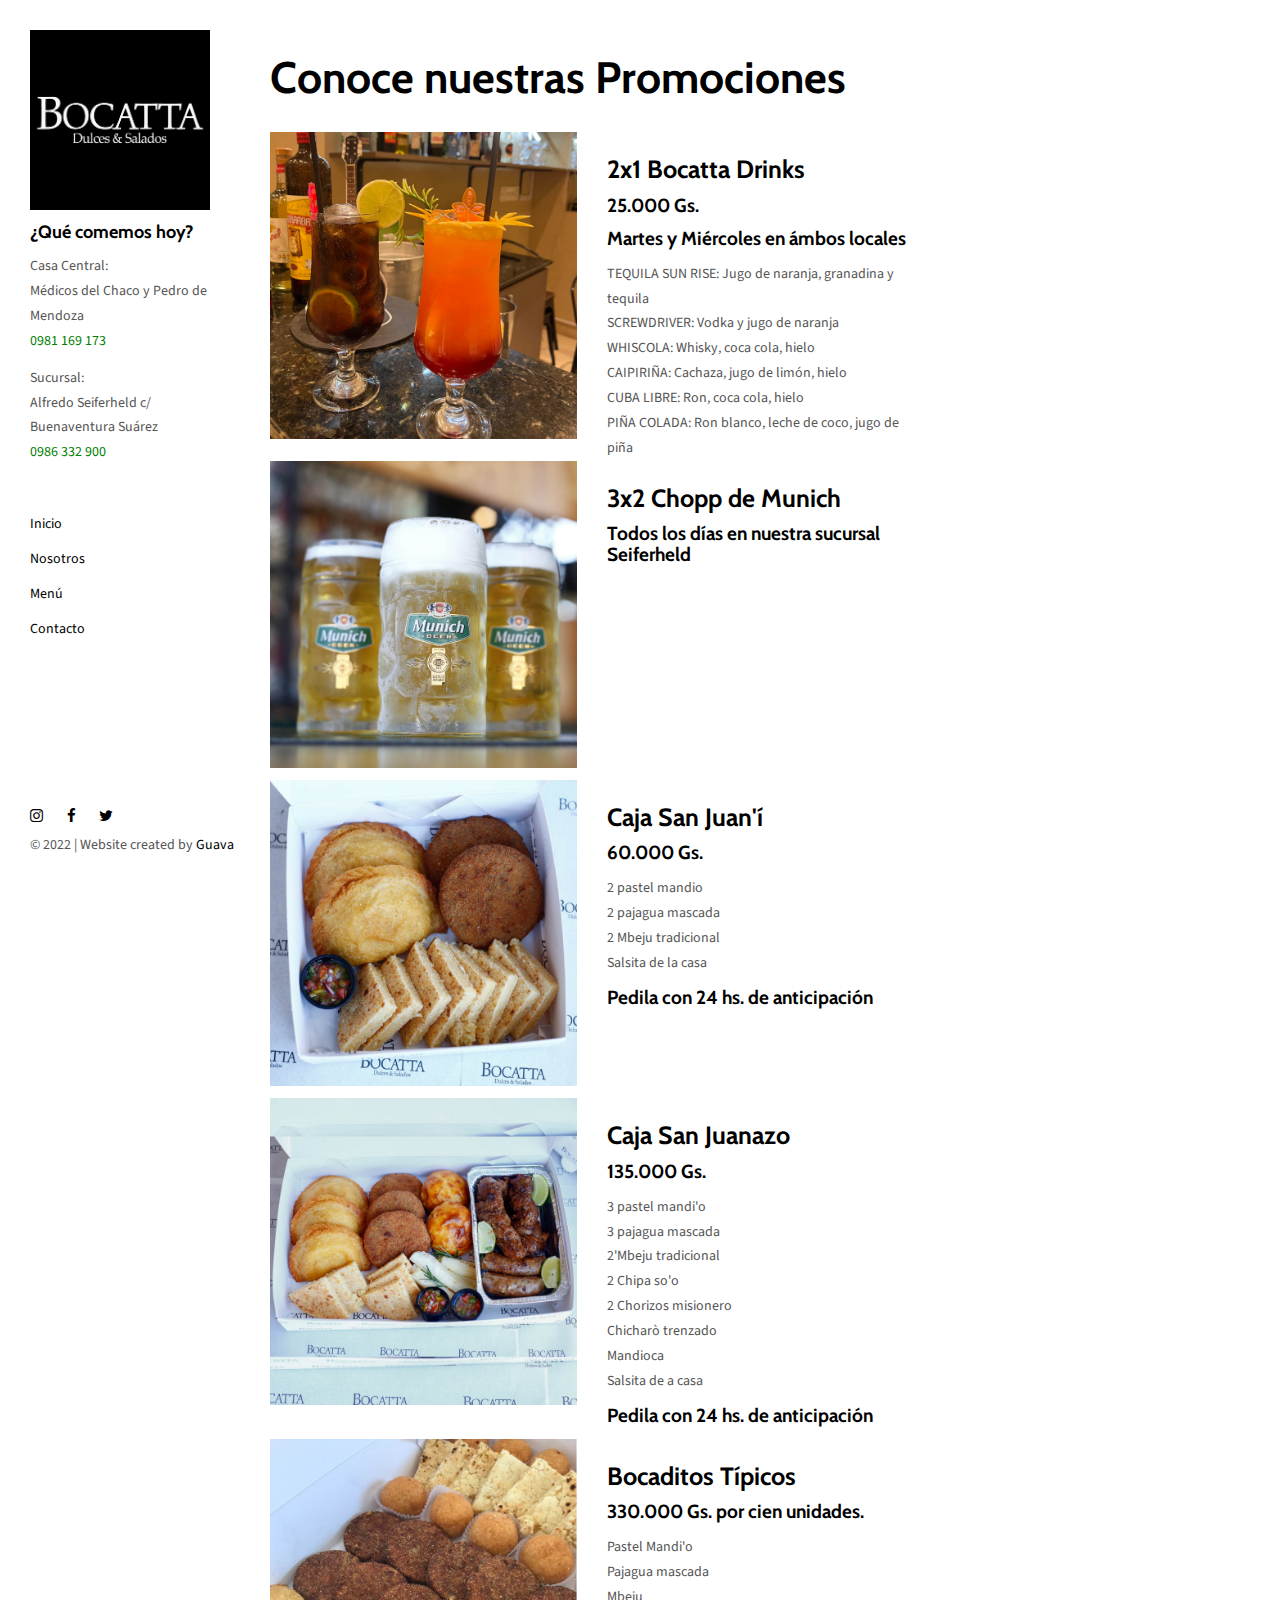
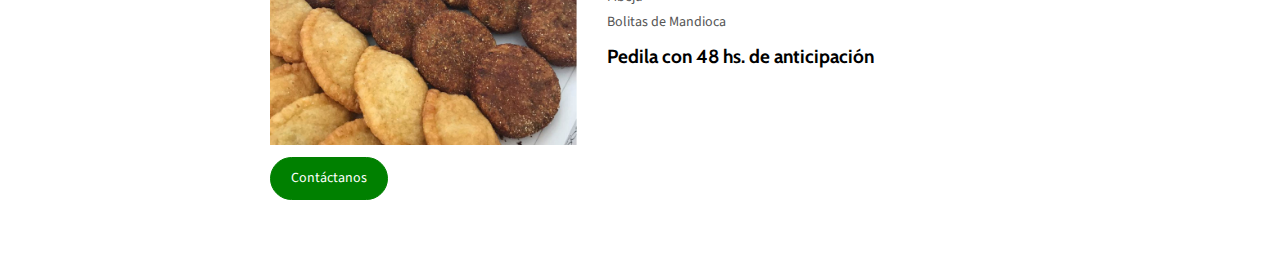
<file: promociones.html>
<!DOCTYPE html>
<html lang="en">

<head>
  <meta charset="UTF-8">
  <meta content="IE=edge" http-equiv="X-UA-Compatible">
  <meta content="width=device-width,initial-scale=1" name="viewport">
  <meta content="description" name="description">
  <meta name="google" content="notranslate" />
  <meta content="Mashup templates have been developped by Orson.io team" name="author">

  <!-- Disable tap highlight on IE -->
  <meta name="msapplication-tap-highlight" content="no">
  
  <link rel="icon" type="image/x-icon" href="./assets/favicon.ico">



  <title>Promociones</title>  

<link href="./main.82cfd66e.css" rel="stylesheet"></head>

<body>

 <!-- Add your content of header -->
<header class="">
  <div class="navbar navbar-default visible-xs">
    <button type="button" class="navbar-toggle collapsed">
      <span class="sr-only">Toggle navigation</span>
      <span class="icon-bar"></span>
      <span class="icon-bar"></span>
      <span class="icon-bar"></span>
    </button>
    <a href="./index.html" class="navbar-brand">Mashup Template</a>
  </div>

  <nav class="sidebar">
    <div class="navbar-collapse" id="navbar-collapse">
      <div class="site-header hidden-xs">
          <a class="site-brand" href="./index.html" title="">
            <img class="img-responsive site-logo" alt="" src="./assets/images/bocatta-logo.png">
            ¿Qué comemos hoy?
          </a>
        <p>Casa Central:</br>
          Médicos del Chaco y Pedro de Mendoza</br><a href="https://wa.me/595981169173" target="_blank">0981 169 173</a></p>
        <p>Sucursal:</br>
          Alfredo Seiferheld c/ Buenaventura Suárez</br><a href="https://wa.me/595986332900" target="_blank">0986 332 900</a></p>
      </div>
      <ul class="nav">
        <li><a href="./index.html" title="">Inicio</a></li>
        <li><a href="./nosotros.html" title="">Nosotros</a></li>
        <li><a href="./menu.html" title="">Menú</a></li>
        <li><a href="./contacto.html" title="">Contacto</a></li>

      </ul>

      <nav class="nav-footer">
        <p class="nav-footer-social-buttons">
          <a class="fa-icon" href="https://www.instagram.com/bocattapy" title="" target="_blank">
            <i class="fa fa-instagram"></i>
          </a>
          <a class="fa-icon" href="https://fb.com/bocattapy" title="" target="_blank">
            <i class="fa fa-facebook"></i>
          </a>
          <a class="fa-icon" href="https://twitter.com/bocattapy" title="" target="_blank">
            <i class="fa fa-twitter"></i>
          </a>
        </p>
        <p>© 2022 | Website created by <a href="https://www.guava.com.py" title="Guava">Guava</a></p>
      </nav>  
    </div> 
  </nav>
</header>
<main class="" id="main-collapse">


<div class="row">
  <div class="col-xs-12 col-md-8">

    <div class="section-container-spacer">
        <h1>Conoce nuestras Promociones</h1>
       

       
    </div>

    <div class="section-container-spacer">
      <div class="row">
          <div class="col-xs-12 col-md-6">
              <p><img class="img-responsive" alt="" src="./assets/images/promocion-tragos.jpg"></p>
          </div>
          <div class="col-xs-12 col-md-6">
              <h3>2x1 Bocatta Drinks</h3>
              <h4>25.000 Gs.</h4>
               <h4>Martes y Miércoles en ámbos locales</h4>

              TEQUILA SUN RISE: Jugo de naranja, granadina y tequila<br/>
              SCREWDRIVER: Vodka y jugo de naranja<br/>
              WHISCOLA: Whisky, coca cola, hielo<br/>
              CAIPIRIÑA: Cachaza, jugo de limón, hielo<br/>
              CUBA LIBRE: Ron, coca cola, hielo<br/>
              PIÑA COLADA: Ron blanco, leche de coco, jugo de piña<br/>
          </div>
        </div>
        <div class="row">
          <div class="col-xs-12 col-md-6">
              <p><img class="img-responsive" alt="" src="./assets/images/promocion-chopp.jpg"></p>
          </div>
          <div class="col-xs-12 col-md-6">
              <h3>3x2 Chopp de Munich</h3>
              <h4>Todos los días en nuestra sucursal Seiferheld</h4>
          </div>
        </div>
        
    <div class="section-container-spacer">
      <div class="row">
          <div class="col-xs-12 col-md-6">
              <p><img class="img-responsive" alt="" src="./assets/images/promocion-sanjuan1.jpg"></p>
          </div>
          <div class="col-xs-12 col-md-6">
              <h3>Caja San Juan'í</h3>
              <h4>60.000 Gs.</h4>
               2 pastel mandio<br/>
              2 pajagua mascada<br/>
              2 Mbeju tradicional<br/>
              Salsita de la casa<br/>
              <h4>Pedila con 24 hs. de anticipación</h4>
          </div>
        </div>

        <div class="section-container-spacer">
      <div class="row">
          <div class="col-xs-12 col-md-6">
              <p><img class="img-responsive" alt="" src="./assets/images/promocion-sanjuan2.jpg"></p>
          </div>
          <div class="col-xs-12 col-md-6">
              <h3>Caja San Juanazo</h3>
              <h4>135.000 Gs.</h4>
               3 pastel mandi'o<br/>
               3 pajagua mascada<br/>
              2'Mbeju tradicional<br/>
              2 Chipa so'o<br/>
              2 Chorizos misionero<br/>
              Chicharò trenzado<br/>
              Mandioca<br/>
              Salsita de a casa<br/>
              <h4>Pedila con 24 hs. de anticipación</h4>
          </div>
        </div>

<div class="section-container-spacer">
      <div class="row">
          <div class="col-xs-12 col-md-6">
              <p><img class="img-responsive" alt="" src="./assets/images/promocion-sanjuan3.jpg"></p>
          </div>
          <div class="col-xs-12 col-md-6">
              <h3>Bocaditos Típicos</h3>
              <h4>330.000 Gs. por cien unidades.</h4>
               Pastel Mandi'o <br/>
                Pajagua mascada <br/>
                Mbeju <br/>
                Bolitas de Mandioca<br/>
              <h4>Pedila con 48 hs. de anticipación</h4>
          </div>
        </div>
        <a href="contacto.html" class="btn btn-primary" title=""> Contáctanos</a>
  </div>
  
</div>
    


</main>

<script>
document.addEventListener("DOMContentLoaded", function (event) {
  navbarToggleSidebar();
  navActivePage();
});
</script>

<!-- Google Analytics: change UA-XXXXX-X to be your site's ID 

<script>
  (function (i, s, o, g, r, a, m) {
    i['GoogleAnalyticsObject'] = r; i[r] = i[r] || function () {
      (i[r].q = i[r].q || []).push(arguments)
    }, i[r].l = 1 * new Date(); a = s.createElement(o),
      m = s.getElementsByTagName(o)[0]; a.async = 1; a.src = g; m.parentNode.insertBefore(a, m)
  })(window, document, 'script', '//www.google-analytics.com/analytics.js', 'ga');
  ga('create', 'UA-XXXXX-X', 'auto');
  ga('send', 'pageview');
</script>

--> <script type="text/javascript" src="./main.85741bff.js"></script></body>

</html>
</file>
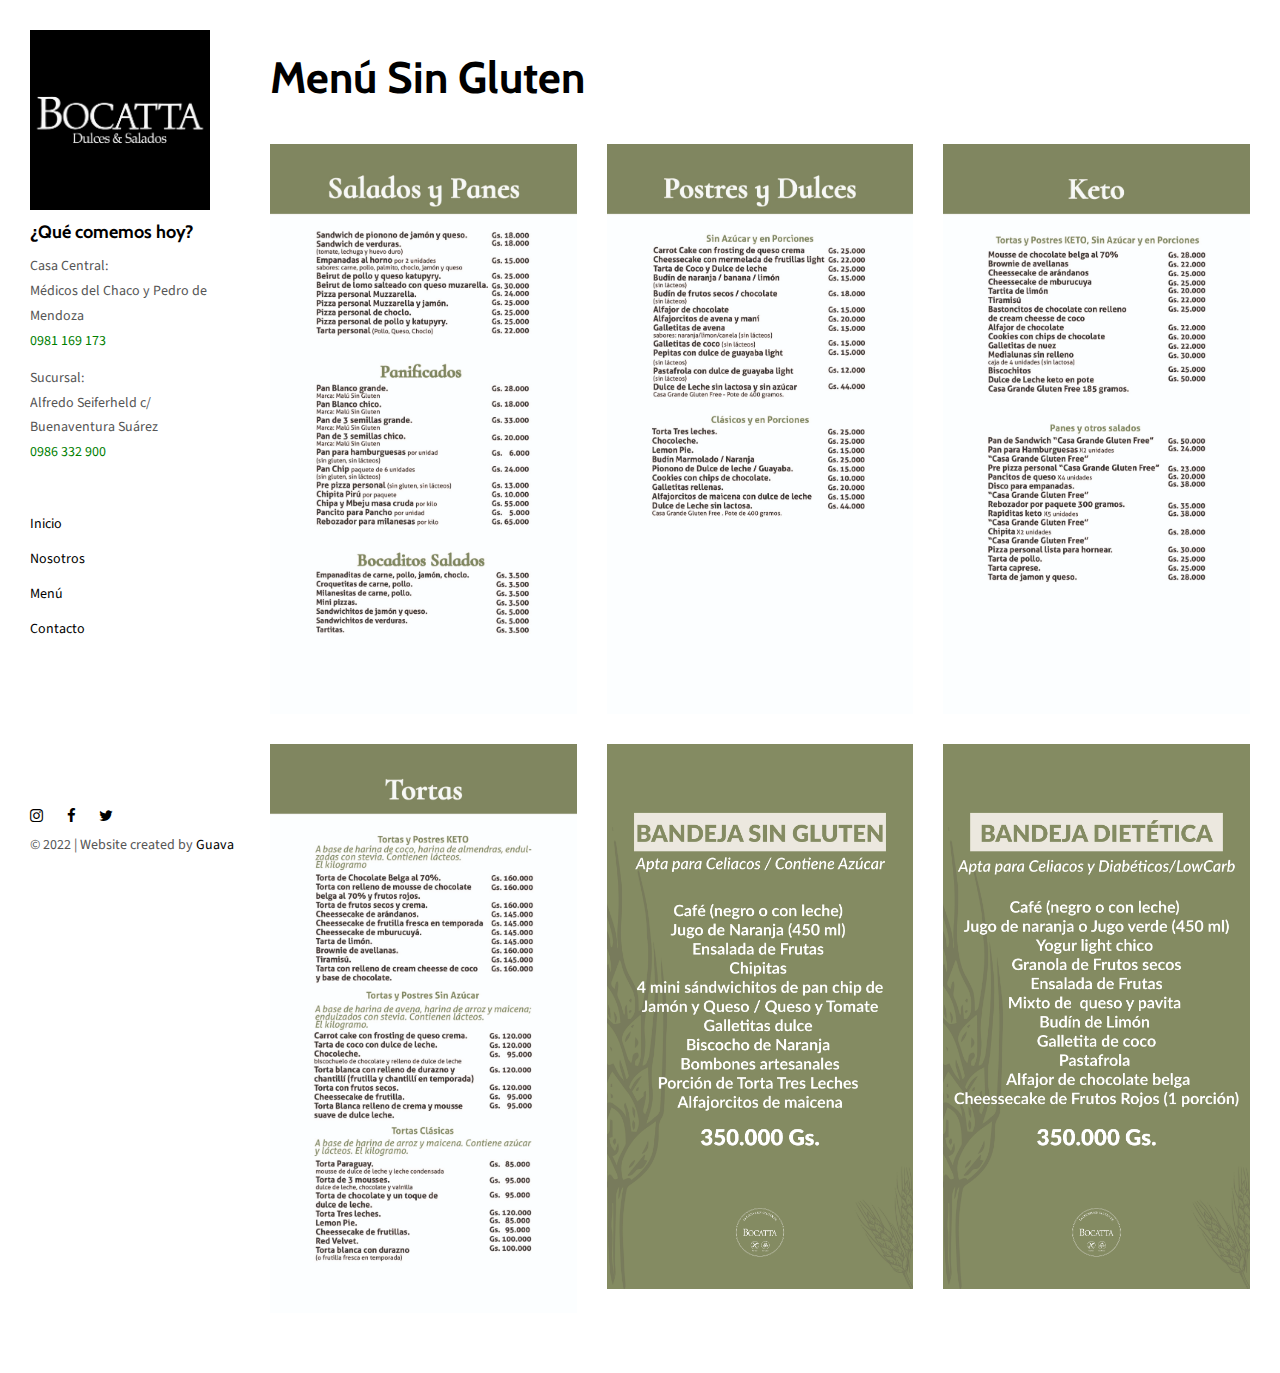
<file: singluten.html>
<!DOCTYPE html>
<html lang="en">

<head>
  <meta charset="UTF-8">
  <meta content="IE=edge" http-equiv="X-UA-Compatible">
  <meta content="width=device-width,initial-scale=1" name="viewport">
  <meta content="description" name="description">
  <meta name="google" content="notranslate" />
  <meta content="Mashup templates have been developped by Orson.io team" name="author">

  <!-- Disable tap highlight on IE -->
  <meta name="msapplication-tap-highlight" content="no">
  
  <link rel="icon" type="image/x-icon" href="./assets/favicon.ico">



  <title>Sin Gluten</title>  

<link href="./main.82cfd66e.css" rel="stylesheet"></head>

<body>

 <!-- Add your content of header -->
<header class="">
  <div class="navbar navbar-default visible-xs">
    <button type="button" class="navbar-toggle collapsed">
      <span class="sr-only">Toggle navigation</span>
      <span class="icon-bar"></span>
      <span class="icon-bar"></span>
      <span class="icon-bar"></span>
    </button>
    <a href="./index.html" class="navbar-brand">Mashup Template</a>
  </div>

  <nav class="sidebar">
    <div class="navbar-collapse" id="navbar-collapse">
      <div class="site-header hidden-xs">
          <a class="site-brand" href="./index.html" title="">
            <img class="img-responsive site-logo" alt="" src="./assets/images/bocatta-logo.png">
            ¿Qué comemos hoy?
          </a>
        <p>Casa Central:</br>
          Médicos del Chaco y Pedro de Mendoza</br><a href="https://wa.me/595981169173" target="_blank">0981 169 173</a></p>
        <p>Sucursal:</br>
          Alfredo Seiferheld c/ Buenaventura Suárez</br><a href="https://wa.me/595986332900" target="_blank">0986 332 900</a></p>
      </div>
      <ul class="nav">
        <li><a href="./index.html" title="">Inicio</a></li>
        <li><a href="./nosotros.html" title="">Nosotros</a></li>
        <li><a href="./menu.html" title="">Menú</a></li>
        <li><a href="./contacto.html" title="">Contacto</a></li>

      </ul>

      <nav class="nav-footer">
        <p class="nav-footer-social-buttons">
          <a class="fa-icon" href="https://www.instagram.com/bocattapy" title="" target="_blank">
            <i class="fa fa-instagram"></i>
          </a>
          <a class="fa-icon" href="https://fb.com/bocattapy" title="" target="_blank">
            <i class="fa fa-facebook"></i>
          </a>
          <a class="fa-icon" href="https://twitter.com/bocattapy" title="" target="_blank">
            <i class="fa fa-twitter"></i>
          </a>
        </p>
        <p>© 2022 | Website created by <a href="https://www.guava.com.py" title="Guava">Guava</a></p>
      </nav>  
    </div> 
  </nav>
</header>
<main class="" id="main-collapse">


<div class="row">
  <div class="col-xs-12 section-container-spacer">
    <h1>Menú Sin Gluten</h1>
   </div>

  <div class="col-xs-12 col-md-4 section-container-spacer">
    <img class="img-responsive" alt="" src="./assets/images/singluten-1.jpg">
     </div>

  <div class="col-xs-12 col-md-4 section-container-spacer">
    <img class="img-responsive" alt="" src="./assets/images/singluten-2.jpg">
  </div>

  <div class="col-xs-12 col-md-4 section-container-spacer">
    <img class="img-responsive" alt="" src="./assets/images/singluten-3.jpg">
  </div>

<div class="col-xs-12 col-md-4 section-container-spacer">
    <img class="img-responsive" alt="" src="./assets/images/singluten-4.jpg">
</div>


<div class="col-xs-12 col-md-4 section-container-spacer">
    <img class="img-responsive" alt="" src="./assets/images/singluten-5.jpg">
</div>

  <div class="col-xs-12 col-md-4 section-container-spacer">
    <img class="img-responsive" alt="" src="./assets/images/singluten-6.jpg">
  </div>
</main>

<script>
document.addEventListener("DOMContentLoaded", function (event) {
  navbarToggleSidebar();
  navActivePage();
});
</script>

<!-- Google Analytics: change UA-XXXXX-X to be your site's ID 

<script>
  (function (i, s, o, g, r, a, m) {
    i['GoogleAnalyticsObject'] = r; i[r] = i[r] || function () {
      (i[r].q = i[r].q || []).push(arguments)
    }, i[r].l = 1 * new Date(); a = s.createElement(o),
      m = s.getElementsByTagName(o)[0]; a.async = 1; a.src = g; m.parentNode.insertBefore(a, m)
  })(window, document, 'script', '//www.google-analytics.com/analytics.js', 'ga');
  ga('create', 'UA-XXXXX-X', 'auto');
  ga('send', 'pageview');
</script>

--> <script type="text/javascript" src="./main.85741bff.js"></script></body>

</html>
</file>
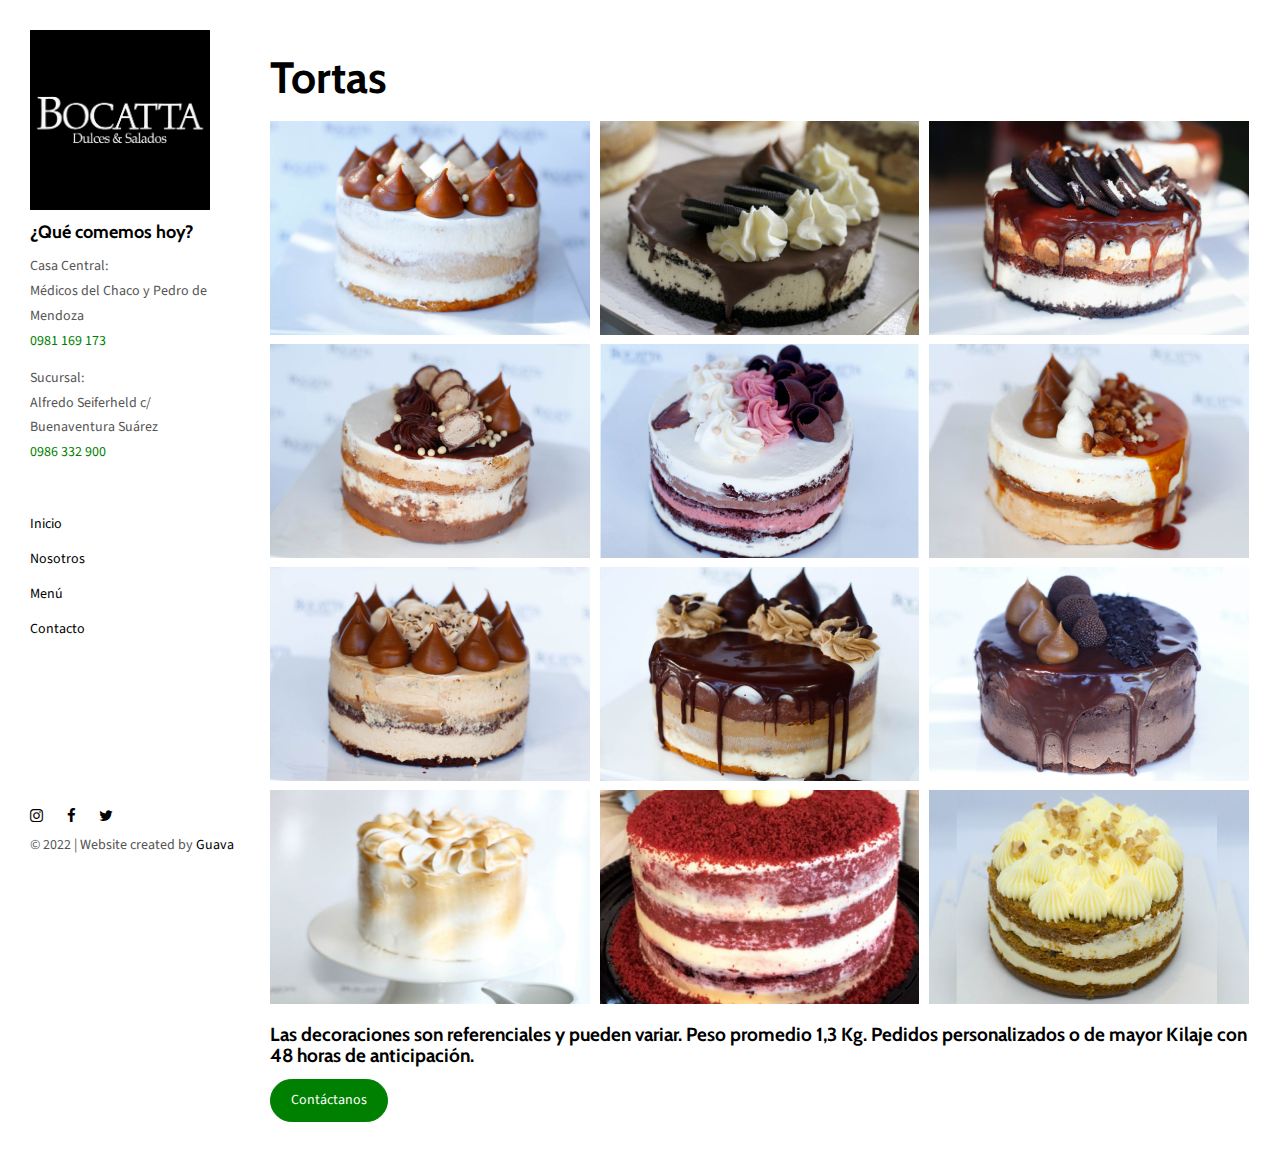
<file: tortas.html>
<!DOCTYPE html>
<html lang="en">

<head>
  <meta charset="UTF-8">
  <meta content="IE=edge" http-equiv="X-UA-Compatible">
  <meta content="width=device-width,initial-scale=1" name="viewport">
  <meta content="description" name="description">
  <meta name="google" content="notranslate" />
  <meta content="Mashup templates have been developped by Orson.io team" name="author">

  <!-- Disable tap highlight on IE -->
  <meta name="msapplication-tap-highlight" content="no">
  
  <link rel="icon" type="image/x-icon" href="./assets/favicon.ico">



  <title>Tortas</title>  

<link href="./main.82cfd66e.css" rel="stylesheet"></head>

<body>

 <!-- Add your content of header -->
<header class="">
  <div class="navbar navbar-default visible-xs">
    <button type="button" class="navbar-toggle collapsed">
      <span class="sr-only">Toggle navigation</span>
      <span class="icon-bar"></span>
      <span class="icon-bar"></span>
      <span class="icon-bar"></span>
    </button>
    <a href="./index.html" class="navbar-brand">Bocatta Dulces & Salados</a>
  </div>

  <nav class="sidebar">
    <div class="navbar-collapse" id="navbar-collapse">
      <div class="site-header hidden-xs">
          <div class="site-brand">
            <img class="img-responsive site-logo" alt="" src="./assets/images/bocatta-logo.png">
            ¿Qué comemos hoy?
          </div>
        <p>Casa Central:</br>
          Médicos del Chaco y Pedro de Mendoza</br><a href="https://wa.me/595981169173" target="_blank">0981 169 173</a></p>
        <p>Sucursal:</br>
          Alfredo Seiferheld c/ Buenaventura Suárez</br><a href="https://wa.me/595986332900" target="_blank">0986 332 900</a></p>
      </div>
      <ul class="nav">
        <li><a href="./index.html" title="">Inicio</a></li>
        <li><a href="./nosotros.html" title="">Nosotros</a></li>
        <li><a href="./menu.html" title="">Menú</a></li>
        <li><a href="./contacto.html" title="">Contacto</a></li>

      </ul>

      <nav class="nav-footer">
        <p class="nav-footer-social-buttons">
          <a class="fa-icon" href="https://www.instagram.com/bocattapy" title="" target="_blank">
            <i class="fa fa-instagram"></i>
          </a>
          <a class="fa-icon" href="https://fb.com/bocattapy" title="" target="_blank">
            <i class="fa fa-facebook"></i>
          </a>
          <a class="fa-icon" href="https://twitter.com/bocattapy" title="" target="_blank">
            <i class="fa fa-twitter"></i>
          </a>
        </p>
        <p>© 2022 | Website created by <a href="https://www.guava.com.py" title="Guava">Guava</a></p>
      </nav>  
    </div> 
  </nav>
</header>
<main class="" id="main-collapse">
  <div class="section-container-spacer">
        <h1>Tortas</h1>
        
    </div>
<div class="hero-full-wrapper">
  <div class="grid">
   <div class="gutter-sizer"></div>
    <div class="grid-sizer"></div>
    
   <div class="grid-item">
      <img class="img-responsive" alt="" src="./assets/images/torta-paraguay.jpg">
      <div class="project-description">
        <div class="project-text-holder">
          <div class="project-text-inner">
            <h3>Paraguay</h3>
            <h4>70.000 Gs. el Kg.</h4>
             </div>
        </div>
      </div>
    </div>


    <div class="grid-item">
      <img class="img-responsive" alt="" src="./assets/images/torta-cheesecake.jpg">
      <div class="project-description">
        <div class="project-text-holder">
          <div class="project-text-inner">
            <h3>Cheesecake</h3>
            <h4>70.000 Gs. el Kg.</h4>
             </div>
        </div>
      </div>
    </div>

    <div class="grid-item">
      <img class="img-responsive" alt="" src="./assets/images/torta-oreo.jpg">
      <div class="project-description">
        <div class="project-text-holder">
          <div class="project-text-inner">
            <h3>Oreo</h3>
            <h4>80.000 Gs. el Kg.</h4>
            
          </div>
        </div>
      </div>
    </div>

    <div class="grid-item">
      <img class="img-responsive" alt="" src="./assets/images/torta-bombon.jpg">
      <div class="project-description">
        <div class="project-text-holder">
          <div class="project-text-inner">
            <h3>Bombón</h3>
            <h4>80.000 Gs. el Kg.</h4>
          </div>
        </div>
      </div>
    </div>


    <div class="grid-item">
      <img class="img-responsive" alt="" src="./assets/images/torta-tricolor.jpg">
      <div class="project-description">
        <div class="project-text-holder">
          <div class="project-text-inner">
            <h3>Tricolor</h3>
            <h4>80.000 Gs. el Kg.</h4>
          </div>
        </div>
      </div>
    </div>


    <div class="grid-item">
      <img class="img-responsive" alt="" src="./assets/images/torta-praline.jpg">
      <div class="project-description">
        <div class="project-text-holder">
          <div class="project-text-inner">
            <h3>Praliné</h3>
            <h4>80.000 Gs. el Kg.</h4>
          </div>
        </div>
      </div>
    </div>


    <div class="grid-item">
      <img class="img-responsive" alt="" src="./assets/images/torta-chocoleche.jpg">
      <div class="project-description">
        <div class="project-text-holder">
          <div class="project-text-inner">
            <h3>Chocoleche</h3>
            <h4>80.000 Gs. el Kg.</h4>
          </div>
        </div>
      </div>
    </div>

    <div class="grid-item">
      <img class="img-responsive" alt="" src="./assets/images/torta-moka.jpg">
      <div class="project-description">
        <div class="project-text-holder">
          <div class="project-text-inner">
            <h3>Moka</h3>
             <h4>80.000 Gs. el Kg.</h4>
          </div>
        </div>
      </div>
    </div>


    <div class="grid-item">
      <img class="img-responsive" alt="" src="./assets/images/torta-chocolate.jpg">
      <div class="project-description">
        <div class="project-text-holder">
          <div class="project-text-inner">
            <h3>Chocolate</h3>
            <h4>90.000 Gs. el Kg.</h4>
          </div>
        </div>
      </div>
    </div>


    <div class="grid-item">
      <img class="img-responsive" alt="" src="./assets/images/torta-tresleches.jpg">
      <div class="project-description">
        <div class="project-text-holder">
          <div class="project-text-inner">
            <h3>Tres Leches</h3>
            <h4>100.000 Gs. el Kg.</h4>
          </div>
        </div>
      </div>
    </div>


    <div class="grid-item">
      <img class="img-responsive" alt="" src="./assets/images/torta-redvelvet.jpg">
      <div class="project-description">
        <div class="project-text-holder">
          <div class="project-text-inner">
            <h3>Red Velvet</h3>
            <h4>100.000 Gs. el Kg.</h4>
          </div>
        </div>
      </div>
    </div>


    <div class="grid-item">
      <img class="img-responsive" alt="" src="./assets/images/torta-carrot.jpg">
      <div class="project-description">
        <div class="project-text-holder">
          <div class="project-text-inner">
            <h3>Carrot Cake</h3>
            <h4>100.000 Gs. el Kg.</h4>
          </div>
        </div>
      </div>
    </div>


    

    
    



  </div>
    </div>
</div>
    <h4>Las decoraciones son referenciales y pueden variar. Peso promedio 1,3 Kg.
      Pedidos personalizados o de mayor Kilaje con 48 horas de anticipación.</h4>
  
</div>
    
<a href="contact.html" class="btn btn-primary" title=""> Contáctanos</a>

</main>
<script>
  document.addEventListener("DOMContentLoaded", function (event) {
     masonryBuild();
  });
</script>

</main>

<script>
document.addEventListener("DOMContentLoaded", function (event) {
  navbarToggleSidebar();
  navActivePage();
});
</script>

<!-- Google Analytics: change UA-XXXXX-X to be your site's ID 

<script>
  (function (i, s, o, g, r, a, m) {
    i['GoogleAnalyticsObject'] = r; i[r] = i[r] || function () {
      (i[r].q = i[r].q || []).push(arguments)
    }, i[r].l = 1 * new Date(); a = s.createElement(o),
      m = s.getElementsByTagName(o)[0]; a.async = 1; a.src = g; m.parentNode.insertBefore(a, m)
  })(window, document, 'script', '//www.google-analytics.com/analytics.js', 'ga');
  ga('create', 'UA-XXXXX-X', 'auto');
  ga('send', 'pageview');
</script>

--><script type="text/javascript" src="./main.85741bff.js"></script></body>

</html>
</file>
<file: main.82cfd66e.css>
@import url(https://fonts.googleapis.com/css?family=Cabin:400,700|Source+Sans+Pro:400,700);
@import url(https://maxcdn.bootstrapcdn.com/font-awesome/4.7.0/css/font-awesome.min.css);
/*! * Bootstrap v3.3.7 (http://getbootstrap.com) * Copyright 2011-2016 Twitter, Inc. * Licensed under MIT (https://github.com/twbs/bootstrap/blob/master/LICENSE) */
/*! normalize.css v3.0.3 | MIT License | github.com/necolas/normalize.css */
html{
    font-family:sans-serif;
    -ms-text-size-adjust:100%;
    -webkit-text-size-adjust:100%
}
body{
    margin:0
}
article,aside,details,figcaption,figure,footer,header,hgroup,main,menu,nav,section,summary{
    display:block
}
audio,canvas,progress,video{
    display:inline-block;
    vertical-align:baseline
}
audio:not([controls]){
    display:none;
    height:0
}
[hidden],template{
    display:none
}
a{
    background-color:transparent
}
a:active,a:hover{
    outline:0
}
abbr[title]{
    border-bottom:1px dotted
}
b,strong{
    font-weight:700
}
dfn{
    font-style:italic
}
h1{
    font-size:2em;
    margin:.67em 0
}
mark{
    background:#ff0;
    color:#000
}
small{
    font-size:80%
}
sub,sup{
    font-size:75%;
    line-height:0;
    position:relative;
    vertical-align:baseline
}
sup{
    top:-.5em
}
sub{
    bottom:-.25em
}
img{
    border:0
}
svg:not(:root){
    overflow:hidden
}
figure{
    margin:1em 40px
}
hr{
    box-sizing:content-box;
    height:0
}
pre{
    overflow:auto
}
code,kbd,pre,samp{
    font-family:monospace,monospace;
    font-size:1em
}
button,input,optgroup,select,textarea{
    color:inherit;
    font:inherit;
    margin:0
}
button{
    overflow:visible
}
button,select{
    text-transform:none
}
button,html input[type=button],input[type=reset],input[type=submit]{
    -webkit-appearance:button;
    cursor:pointer
}
button[disabled],html input[disabled]{
    cursor:default
}
button::-moz-focus-inner,input::-moz-focus-inner{
    border:0;
    padding:0
}
input{
    line-height:normal
}
input[type=checkbox],input[type=radio]{
    box-sizing:border-box;
    padding:0
}
input[type=number]::-webkit-inner-spin-button,input[type=number]::-webkit-outer-spin-button{
    height:auto
}
input[type=search]{
    -webkit-appearance:textfield;
    box-sizing:content-box
}
input[type=search]::-webkit-search-cancel-button,input[type=search]::-webkit-search-decoration{
    -webkit-appearance:none
}
fieldset{
    border:1px solid silver;
    margin:0 2px;
    padding:.35em .625em .75em
}
textarea{
    overflow:auto
}
optgroup{
    font-weight:700
}
table{
    border-collapse:collapse;
    border-spacing:0
}
td,th{
    padding:0
}
/*! Source: https://github.com/h5bp/html5-boilerplate/blob/master/src/css/main.css */
@media print{
    *,:after,:before{
        background:transparent!important;
        color:#000!important;
        box-shadow:none!important;
        text-shadow:none!important
    }
    a,a:visited{
        text-decoration:underline
    }
    a[href]:after{
        content:" (" attr(href) ")"
    }
    abbr[title]:after{
        content:" (" attr(title) ")"
    }
    a[href^="#"]:after,a[href^="javascript:"]:after{
        content:""
    }
    blockquote,pre{
        border:1px solid #999;
        page-break-inside:avoid
    }
    thead{
        display:table-header-group
    }
    img,tr{
        page-break-inside:avoid
    }
    img{
        max-width:100%!important
    }
    h2,h3,p{
        orphans:3;
        widows:3
    }
    h2,h3{
        page-break-after:avoid
    }
    .navbar{
        display:none
    }
    .btn>.caret,.dropup>.btn>.caret{
        border-top-color:#000!important
    }
    .label{
        border:1px solid #000
    }
    .table{
        border-collapse:collapse!important
    }
    .table td,.table th{
        background-color:#fff!important
    }
    .table-bordered td,.table-bordered th{
        border:1px solid #ddd!important
    }
}
*,:after,:before{
    -webkit-box-sizing:border-box;
    -moz-box-sizing:border-box;
    box-sizing:border-box
}
html{
    font-size:10px;
    -webkit-tap-highlight-color:transparent
}
body{
    font-family:Source Sans Pro,Helvetica,Arial,sans-serif;
    font-size:14px;
    line-height:1.78;
    color:#555;
    background-color:#fff
}
button,input,select,textarea{
    font-family:inherit;
    font-size:inherit;
    line-height:inherit
}
a{
    color:#008000;
    text-decoration:none
}
a:focus,a:hover{
    color:#38b000;
    text-decoration:underline
}
a:focus{
    outline:5px auto -webkit-focus-ring-color;
    outline-offset:-2px
}
figure{
    margin:0
}
img{
    vertical-align:middle
}
.img-responsive{
    display:block;
    max-width:100%;
    height:auto
}
.img-rounded{
    border-radius:2px
}
.img-thumbnail{
    padding:4px;
    line-height:1.78;
    background-color:#fff;
    border:1px solid #ddd;
    border-radius:2px;
    -webkit-transition:all .2s ease-in-out;
    -o-transition:all .2s ease-in-out;
    transition:all .2s ease-in-out;
    display:inline-block;
    max-width:100%;
    height:auto
}
.img-circle{
    border-radius:50%
}
hr{
    margin-top:24px;
    margin-bottom:24px;
    border:0;
    border-top:1px solid #eee
}
.sr-only{
    position:absolute;
    width:1px;
    height:1px;
    margin:-1px;
    padding:0;
    overflow:hidden;
    clip:rect(0,0,0,0);
    border:0
}
.sr-only-focusable:active,.sr-only-focusable:focus{
    position:static;
    width:auto;
    height:auto;
    margin:0;
    overflow:visible;
    clip:auto
}
[role=button]{
    cursor:pointer
}
.h1,.h2,.h3,.h4,.h5,.h6,h1,h2,h3,h4,h5,h6{
    font-family:Cabin,Helvetica,Arial,sans-serif;
    font-weight:700;
    line-height:1.1;
    color:#000
}
.h1 .small,.h1 small,.h2 .small,.h2 small,.h3 .small,.h3 small,.h4 .small,.h4 small,.h5 .small,.h5 small,.h6 .small,.h6 small,h1 .small,h1 small,h2 .small,h2 small,h3 .small,h3 small,h4 .small,h4 small,h5 .small,h5 small,h6 .small,h6 small{
    font-weight:400;
    line-height:1;
    color:#777
}
.h1,.h2,.h3,h1,h2,h3{
    margin-top:24px;
    margin-bottom:12px
}
.h1 .small,.h1 small,.h2 .small,.h2 small,.h3 .small,.h3 small,h1 .small,h1 small,h2 .small,h2 small,h3 .small,h3 small{
    font-size:65%
}
.h4,.h5,.h6,h4,h5,h6{
    margin-top:12px;
    margin-bottom:12px
}
.h4 .small,.h4 small,.h5 .small,.h5 small,.h6 .small,.h6 small,h4 .small,h4 small,h5 .small,h5 small,h6 .small,h6 small{
    font-size:75%
}
.h1,h1{
    font-size:44px
}
.h2,h2{
    font-size:33px
}
.h3,h3{
    font-size:25px
}
.h4,h4{
    font-size:19px
}
.h5,h5{
    font-size:14px
}
.h6,h6{
    font-size:12px
}
p{
    margin:0 0 12px
}
.lead{
    margin-bottom:24px;
    font-size:16px;
    font-weight:300;
    line-height:1.4
}
@media (min-width:768px){
    .lead{
        font-size:21px
    }
}
.small,small{
    font-size:85%
}
.mark,mark{
    background-color:#fcf8e3;
    padding:.2em
}
.text-left{
    text-align:left
}
.text-right{
    text-align:right
}
.text-center{
    text-align:center
}
.text-justify{
    text-align:justify
}
.text-nowrap{
    white-space:nowrap
}
.text-lowercase{
    text-transform:lowercase
}
.initialism,.text-uppercase{
    text-transform:uppercase
}
.text-capitalize{
    text-transform:capitalize
}
.text-muted{
    color:#777
}
.text-primary{
    color:#008000
}
a.text-primary:focus,a.text-primary:hover{
    color:#38b000
}
.text-success{
    color:#fff
}
a.text-success:focus,a.text-success:hover{
    color:#e6e6e6
}
.text-info{
    color:#31708f
}
a.text-info:focus,a.text-info:hover{
    color:#245269
}
.text-warning{
    color:#8a6d3b
}
a.text-warning:focus,a.text-warning:hover{
    color:#66512c
}
.text-danger{
    color:#fff
}
a.text-danger:focus,a.text-danger:hover{
    color:#e6e6e6
}
.bg-primary{
    color:#fff;
    background-color:#008000
}
a.bg-primary:focus,a.bg-primary:hover{
    background-color:#38b000
}
.bg-success{
    background-color:#57ce6e
}
a.bg-success:focus,a.bg-success:hover{
    background-color:#37bb50
}
.bg-info{
    background-color:#d9edf7
}
a.bg-info:focus,a.bg-info:hover{
    background-color:#afd9ee
}
.bg-warning{
    background-color:#fcf8e3
}
a.bg-warning:focus,a.bg-warning:hover{
    background-color:#f7ecb5
}
.bg-danger{
    background-color:#ee624b
}
a.bg-danger:focus,a.bg-danger:hover{
    background-color:#ea391c
}
.page-header{
    padding-bottom:11px;
    margin:48px 0 24px;
    border-bottom:1px solid #eee
}
ol,ul{
    margin-top:0;
    margin-bottom:12px
}
ol ol,ol ul,ul ol,ul ul{
    margin-bottom:0
}
.list-inline,.list-unstyled{
    padding-left:0;
    list-style:none
}
.list-inline{
    margin-left:-5px
}
.list-inline>li{
    display:inline-block;
    padding-left:5px;
    padding-right:5px
}
dl{
    margin-top:0;
    margin-bottom:24px
}
dd,dt{
    line-height:1.78
}
dt{
    font-weight:700
}
dd{
    margin-left:0
}
.dl-horizontal dd:after,.dl-horizontal dd:before{
    content:" ";
    display:table
}
.dl-horizontal dd:after{
    clear:both
}
@media (min-width:768px){
    .dl-horizontal dt{
        float:left;
        width:160px;
        clear:left;
        text-align:right;
        overflow:hidden;
        text-overflow:ellipsis;
        white-space:nowrap
    }
    .dl-horizontal dd{
        margin-left:180px
    }
}
abbr[data-original-title],abbr[title]{
    cursor:help;
    border-bottom:1px dotted #777
}
.initialism{
    font-size:90%
}
blockquote{
    padding:12px 24px;
    margin:0 0 24px;
    font-size:17.5px;
    border-left:5px solid #eee
}
blockquote ol:last-child,blockquote p:last-child,blockquote ul:last-child{
    margin-bottom:0
}
blockquote .small,blockquote footer,blockquote small{
    display:block;
    font-size:80%;
    line-height:1.78;
    color:#777
}
blockquote .small:before,blockquote footer:before,blockquote small:before{
    content:"\2014 \A0"
}
.blockquote-reverse,blockquote.pull-right{
    padding-right:15px;
    padding-left:0;
    border-right:5px solid #eee;
    border-left:0;
    text-align:right
}
.blockquote-reverse .small:before,.blockquote-reverse footer:before,.blockquote-reverse small:before,blockquote.pull-right .small:before,blockquote.pull-right footer:before,blockquote.pull-right small:before{
    content:""
}
.blockquote-reverse .small:after,.blockquote-reverse footer:after,.blockquote-reverse small:after,blockquote.pull-right .small:after,blockquote.pull-right footer:after,blockquote.pull-right small:after{
    content:"\A0 \2014"
}
address{
    margin-bottom:24px;
    font-style:normal;
    line-height:1.78
}
code,kbd,pre,samp{
    font-family:Menlo,Monaco,Consolas,Courier New,monospace
}
code{
    color:#c7254e;
    background-color:#f9f2f4
}
code,kbd{
    padding:2px 4px;
    font-size:90%;
    border-radius:2px
}
kbd{
    color:#fff;
    background-color:#333;
    box-shadow:inset 0 -1px 0 rgba(0,0,0,.25)
}
kbd kbd{
    padding:0;
    font-size:100%;
    font-weight:700;
    box-shadow:none
}
pre{
    display:block;
    padding:11.5px;
    margin:0 0 12px;
    font-size:13px;
    line-height:1.78;
    word-break:break-all;
    word-wrap:break-word;
    color:#333;
    background-color:#f5f5f5;
    border:1px solid #ccc;
    border-radius:2px
}
pre code{
    padding:0;
    font-size:inherit;
    color:inherit;
    white-space:pre-wrap;
    background-color:transparent;
    border-radius:0
}
.pre-scrollable{
    max-height:340px;
    overflow-y:scroll
}
.container{
    margin-right:auto;
    margin-left:auto;
    padding-left:15px;
    padding-right:15px
}
.container:after,.container:before{
    content:" ";
    display:table
}
.container:after{
    clear:both
}
@media (min-width:768px){
    .container{
        width:750px
    }
}
@media (min-width:992px){
    .container{
        width:970px
    }
}
@media (min-width:1200px){
    .container{
        width:1170px
    }
}
.container-fluid{
    margin-right:auto;
    margin-left:auto;
    padding-left:15px;
    padding-right:15px
}
.container-fluid:after,.container-fluid:before{
    content:" ";
    display:table
}
.container-fluid:after{
    clear:both
}
.row{
    margin-left:-15px;
    margin-right:-15px
}
.row:after,.row:before{
    content:" ";
    display:table
}
.row:after{
    clear:both
}
.col-lg-1,.col-lg-2,.col-lg-3,.col-lg-4,.col-lg-5,.col-lg-6,.col-lg-7,.col-lg-8,.col-lg-9,.col-lg-10,.col-lg-11,.col-lg-12,.col-md-1,.col-md-2,.col-md-3,.col-md-4,.col-md-5,.col-md-6,.col-md-7,.col-md-8,.col-md-9,.col-md-10,.col-md-11,.col-md-12,.col-sm-1,.col-sm-2,.col-sm-3,.col-sm-4,.col-sm-5,.col-sm-6,.col-sm-7,.col-sm-8,.col-sm-9,.col-sm-10,.col-sm-11,.col-sm-12,.col-xs-1,.col-xs-2,.col-xs-3,.col-xs-4,.col-xs-5,.col-xs-6,.col-xs-7,.col-xs-8,.col-xs-9,.col-xs-10,.col-xs-11,.col-xs-12{
    position:relative;
    min-height:1px;
    padding-left:15px;
    padding-right:15px
}
.col-xs-1,.col-xs-2,.col-xs-3,.col-xs-4,.col-xs-5,.col-xs-6,.col-xs-7,.col-xs-8,.col-xs-9,.col-xs-10,.col-xs-11,.col-xs-12{
    float:left
}
.col-xs-1{
    width:8.33333%
}
.col-xs-2{
    width:16.66667%
}
.col-xs-3{
    width:25%
}
.col-xs-4{
    width:33.33333%
}
.col-xs-5{
    width:41.66667%
}
.col-xs-6{
    width:50%
}
.col-xs-7{
    width:58.33333%
}
.col-xs-8{
    width:66.66667%
}
.col-xs-9{
    width:75%
}
.col-xs-10{
    width:83.33333%
}
.col-xs-11{
    width:91.66667%
}
.col-xs-12{
    width:100%
}
.col-xs-pull-0{
    right:auto
}
.col-xs-pull-1{
    right:8.33333%
}
.col-xs-pull-2{
    right:16.66667%
}
.col-xs-pull-3{
    right:25%
}
.col-xs-pull-4{
    right:33.33333%
}
.col-xs-pull-5{
    right:41.66667%
}
.col-xs-pull-6{
    right:50%
}
.col-xs-pull-7{
    right:58.33333%
}
.col-xs-pull-8{
    right:66.66667%
}
.col-xs-pull-9{
    right:75%
}
.col-xs-pull-10{
    right:83.33333%
}
.col-xs-pull-11{
    right:91.66667%
}
.col-xs-pull-12{
    right:100%
}
.col-xs-push-0{
    left:auto
}
.col-xs-push-1{
    left:8.33333%
}
.col-xs-push-2{
    left:16.66667%
}
.col-xs-push-3{
    left:25%
}
.col-xs-push-4{
    left:33.33333%
}
.col-xs-push-5{
    left:41.66667%
}
.col-xs-push-6{
    left:50%
}
.col-xs-push-7{
    left:58.33333%
}
.col-xs-push-8{
    left:66.66667%
}
.col-xs-push-9{
    left:75%
}
.col-xs-push-10{
    left:83.33333%
}
.col-xs-push-11{
    left:91.66667%
}
.col-xs-push-12{
    left:100%
}
.col-xs-offset-0{
    margin-left:0
}
.col-xs-offset-1{
    margin-left:8.33333%
}
.col-xs-offset-2{
    margin-left:16.66667%
}
.col-xs-offset-3{
    margin-left:25%
}
.col-xs-offset-4{
    margin-left:33.33333%
}
.col-xs-offset-5{
    margin-left:41.66667%
}
.col-xs-offset-6{
    margin-left:50%
}
.col-xs-offset-7{
    margin-left:58.33333%
}
.col-xs-offset-8{
    margin-left:66.66667%
}
.col-xs-offset-9{
    margin-left:75%
}
.col-xs-offset-10{
    margin-left:83.33333%
}
.col-xs-offset-11{
    margin-left:91.66667%
}
.col-xs-offset-12{
    margin-left:100%
}
@media (min-width:768px){
    .col-sm-1,.col-sm-2,.col-sm-3,.col-sm-4,.col-sm-5,.col-sm-6,.col-sm-7,.col-sm-8,.col-sm-9,.col-sm-10,.col-sm-11,.col-sm-12{
        float:left
    }
    .col-sm-1{
        width:8.33333%
    }
    .col-sm-2{
        width:16.66667%
    }
    .col-sm-3{
        width:25%
    }
    .col-sm-4{
        width:33.33333%
    }
    .col-sm-5{
        width:41.66667%
    }
    .col-sm-6{
        width:50%
    }
    .col-sm-7{
        width:58.33333%
    }
    .col-sm-8{
        width:66.66667%
    }
    .col-sm-9{
        width:75%
    }
    .col-sm-10{
        width:83.33333%
    }
    .col-sm-11{
        width:91.66667%
    }
    .col-sm-12{
        width:100%
    }
    .col-sm-pull-0{
        right:auto
    }
    .col-sm-pull-1{
        right:8.33333%
    }
    .col-sm-pull-2{
        right:16.66667%
    }
    .col-sm-pull-3{
        right:25%
    }
    .col-sm-pull-4{
        right:33.33333%
    }
    .col-sm-pull-5{
        right:41.66667%
    }
    .col-sm-pull-6{
        right:50%
    }
    .col-sm-pull-7{
        right:58.33333%
    }
    .col-sm-pull-8{
        right:66.66667%
    }
    .col-sm-pull-9{
        right:75%
    }
    .col-sm-pull-10{
        right:83.33333%
    }
    .col-sm-pull-11{
        right:91.66667%
    }
    .col-sm-pull-12{
        right:100%
    }
    .col-sm-push-0{
        left:auto
    }
    .col-sm-push-1{
        left:8.33333%
    }
    .col-sm-push-2{
        left:16.66667%
    }
    .col-sm-push-3{
        left:25%
    }
    .col-sm-push-4{
        left:33.33333%
    }
    .col-sm-push-5{
        left:41.66667%
    }
    .col-sm-push-6{
        left:50%
    }
    .col-sm-push-7{
        left:58.33333%
    }
    .col-sm-push-8{
        left:66.66667%
    }
    .col-sm-push-9{
        left:75%
    }
    .col-sm-push-10{
        left:83.33333%
    }
    .col-sm-push-11{
        left:91.66667%
    }
    .col-sm-push-12{
        left:100%
    }
    .col-sm-offset-0{
        margin-left:0
    }
    .col-sm-offset-1{
        margin-left:8.33333%
    }
    .col-sm-offset-2{
        margin-left:16.66667%
    }
    .col-sm-offset-3{
        margin-left:25%
    }
    .col-sm-offset-4{
        margin-left:33.33333%
    }
    .col-sm-offset-5{
        margin-left:41.66667%
    }
    .col-sm-offset-6{
        margin-left:50%
    }
    .col-sm-offset-7{
        margin-left:58.33333%
    }
    .col-sm-offset-8{
        margin-left:66.66667%
    }
    .col-sm-offset-9{
        margin-left:75%
    }
    .col-sm-offset-10{
        margin-left:83.33333%
    }
    .col-sm-offset-11{
        margin-left:91.66667%
    }
    .col-sm-offset-12{
        margin-left:100%
    }
}
@media (min-width:992px){
    .col-md-1,.col-md-2,.col-md-3,.col-md-4,.col-md-5,.col-md-6,.col-md-7,.col-md-8,.col-md-9,.col-md-10,.col-md-11,.col-md-12{
        float:left
    }
    .col-md-1{
        width:8.33333%
    }
    .col-md-2{
        width:16.66667%
    }
    .col-md-3{
        width:25%
    }
    .col-md-4{
        width:33.33333%
    }
    .col-md-5{
        width:41.66667%
    }
    .col-md-6{
        width:50%
    }
    .col-md-7{
        width:58.33333%
    }
    .col-md-8{
        width:66.66667%
    }
    .col-md-9{
        width:75%
    }
    .col-md-10{
        width:83.33333%
    }
    .col-md-11{
        width:91.66667%
    }
    .col-md-12{
        width:100%
    }
    .col-md-pull-0{
        right:auto
    }
    .col-md-pull-1{
        right:8.33333%
    }
    .col-md-pull-2{
        right:16.66667%
    }
    .col-md-pull-3{
        right:25%
    }
    .col-md-pull-4{
        right:33.33333%
    }
    .col-md-pull-5{
        right:41.66667%
    }
    .col-md-pull-6{
        right:50%
    }
    .col-md-pull-7{
        right:58.33333%
    }
    .col-md-pull-8{
        right:66.66667%
    }
    .col-md-pull-9{
        right:75%
    }
    .col-md-pull-10{
        right:83.33333%
    }
    .col-md-pull-11{
        right:91.66667%
    }
    .col-md-pull-12{
        right:100%
    }
    .col-md-push-0{
        left:auto
    }
    .col-md-push-1{
        left:8.33333%
    }
    .col-md-push-2{
        left:16.66667%
    }
    .col-md-push-3{
        left:25%
    }
    .col-md-push-4{
        left:33.33333%
    }
    .col-md-push-5{
        left:41.66667%
    }
    .col-md-push-6{
        left:50%
    }
    .col-md-push-7{
        left:58.33333%
    }
    .col-md-push-8{
        left:66.66667%
    }
    .col-md-push-9{
        left:75%
    }
    .col-md-push-10{
        left:83.33333%
    }
    .col-md-push-11{
        left:91.66667%
    }
    .col-md-push-12{
        left:100%
    }
    .col-md-offset-0{
        margin-left:0
    }
    .col-md-offset-1{
        margin-left:8.33333%
    }
    .col-md-offset-2{
        margin-left:16.66667%
    }
    .col-md-offset-3{
        margin-left:25%
    }
    .col-md-offset-4{
        margin-left:33.33333%
    }
    .col-md-offset-5{
        margin-left:41.66667%
    }
    .col-md-offset-6{
        margin-left:50%
    }
    .col-md-offset-7{
        margin-left:58.33333%
    }
    .col-md-offset-8{
        margin-left:66.66667%
    }
    .col-md-offset-9{
        margin-left:75%
    }
    .col-md-offset-10{
        margin-left:83.33333%
    }
    .col-md-offset-11{
        margin-left:91.66667%
    }
    .col-md-offset-12{
        margin-left:100%
    }
}
@media (min-width:1200px){
    .col-lg-1,.col-lg-2,.col-lg-3,.col-lg-4,.col-lg-5,.col-lg-6,.col-lg-7,.col-lg-8,.col-lg-9,.col-lg-10,.col-lg-11,.col-lg-12{
        float:left
    }
    .col-lg-1{
        width:8.33333%
    }
    .col-lg-2{
        width:16.66667%
    }
    .col-lg-3{
        width:25%
    }
    .col-lg-4{
        width:33.33333%
    }
    .col-lg-5{
        width:41.66667%
    }
    .col-lg-6{
        width:50%
    }
    .col-lg-7{
        width:58.33333%
    }
    .col-lg-8{
        width:66.66667%
    }
    .col-lg-9{
        width:75%
    }
    .col-lg-10{
        width:83.33333%
    }
    .col-lg-11{
        width:91.66667%
    }
    .col-lg-12{
        width:100%
    }
    .col-lg-pull-0{
        right:auto
    }
    .col-lg-pull-1{
        right:8.33333%
    }
    .col-lg-pull-2{
        right:16.66667%
    }
    .col-lg-pull-3{
        right:25%
    }
    .col-lg-pull-4{
        right:33.33333%
    }
    .col-lg-pull-5{
        right:41.66667%
    }
    .col-lg-pull-6{
        right:50%
    }
    .col-lg-pull-7{
        right:58.33333%
    }
    .col-lg-pull-8{
        right:66.66667%
    }
    .col-lg-pull-9{
        right:75%
    }
    .col-lg-pull-10{
        right:83.33333%
    }
    .col-lg-pull-11{
        right:91.66667%
    }
    .col-lg-pull-12{
        right:100%
    }
    .col-lg-push-0{
        left:auto
    }
    .col-lg-push-1{
        left:8.33333%
    }
    .col-lg-push-2{
        left:16.66667%
    }
    .col-lg-push-3{
        left:25%
    }
    .col-lg-push-4{
        left:33.33333%
    }
    .col-lg-push-5{
        left:41.66667%
    }
    .col-lg-push-6{
        left:50%
    }
    .col-lg-push-7{
        left:58.33333%
    }
    .col-lg-push-8{
        left:66.66667%
    }
    .col-lg-push-9{
        left:75%
    }
    .col-lg-push-10{
        left:83.33333%
    }
    .col-lg-push-11{
        left:91.66667%
    }
    .col-lg-push-12{
        left:100%
    }
    .col-lg-offset-0{
        margin-left:0
    }
    .col-lg-offset-1{
        margin-left:8.33333%
    }
    .col-lg-offset-2{
        margin-left:16.66667%
    }
    .col-lg-offset-3{
        margin-left:25%
    }
    .col-lg-offset-4{
        margin-left:33.33333%
    }
    .col-lg-offset-5{
        margin-left:41.66667%
    }
    .col-lg-offset-6{
        margin-left:50%
    }
    .col-lg-offset-7{
        margin-left:58.33333%
    }
    .col-lg-offset-8{
        margin-left:66.66667%
    }
    .col-lg-offset-9{
        margin-left:75%
    }
    .col-lg-offset-10{
        margin-left:83.33333%
    }
    .col-lg-offset-11{
        margin-left:91.66667%
    }
    .col-lg-offset-12{
        margin-left:100%
    }
}
table{
    background-color:transparent
}
caption{
    padding-top:8px;
    padding-bottom:8px;
    color:#777
}
caption,th{
    text-align:left
}
.table{
    width:100%;
    max-width:100%;
    margin-bottom:24px
}
.table>tbody>tr>td,.table>tbody>tr>th,.table>tfoot>tr>td,.table>tfoot>tr>th,.table>thead>tr>td,.table>thead>tr>th{
    padding:8px;
    line-height:1.78;
    vertical-align:top;
    border-top:1px solid #ddd
}
.table>thead>tr>th{
    vertical-align:bottom;
    border-bottom:2px solid #ddd
}
.table>caption+thead>tr:first-child>td,.table>caption+thead>tr:first-child>th,.table>colgroup+thead>tr:first-child>td,.table>colgroup+thead>tr:first-child>th,.table>thead:first-child>tr:first-child>td,.table>thead:first-child>tr:first-child>th{
    border-top:0
}
.table>tbody+tbody{
    border-top:2px solid #ddd
}
.table .table{
    background-color:#fff
}
.table-condensed>tbody>tr>td,.table-condensed>tbody>tr>th,.table-condensed>tfoot>tr>td,.table-condensed>tfoot>tr>th,.table-condensed>thead>tr>td,.table-condensed>thead>tr>th{
    padding:5px
}
.table-bordered,.table-bordered>tbody>tr>td,.table-bordered>tbody>tr>th,.table-bordered>tfoot>tr>td,.table-bordered>tfoot>tr>th,.table-bordered>thead>tr>td,.table-bordered>thead>tr>th{
    border:1px solid #ddd
}
.table-bordered>thead>tr>td,.table-bordered>thead>tr>th{
    border-bottom-width:2px
}
.table-striped>tbody>tr:nth-of-type(odd){
    background-color:#f9f9f9
}
.table-hover>tbody>tr:hover{
    background-color:#f5f5f5
}
table col[class*=col-]{
    position:static;
    float:none;
    display:table-column
}
table td[class*=col-],table th[class*=col-]{
    position:static;
    float:none;
    display:table-cell
}
.table>tbody>tr.active>td,.table>tbody>tr.active>th,.table>tbody>tr>td.active,.table>tbody>tr>th.active,.table>tfoot>tr.active>td,.table>tfoot>tr.active>th,.table>tfoot>tr>td.active,.table>tfoot>tr>th.active,.table>thead>tr.active>td,.table>thead>tr.active>th,.table>thead>tr>td.active,.table>thead>tr>th.active{
    background-color:#f5f5f5
}
.table-hover>tbody>tr.active:hover>td,.table-hover>tbody>tr.active:hover>th,.table-hover>tbody>tr:hover>.active,.table-hover>tbody>tr>td.active:hover,.table-hover>tbody>tr>th.active:hover{
    background-color:#e8e8e8
}
.table>tbody>tr.success>td,.table>tbody>tr.success>th,.table>tbody>tr>td.success,.table>tbody>tr>th.success,.table>tfoot>tr.success>td,.table>tfoot>tr.success>th,.table>tfoot>tr>td.success,.table>tfoot>tr>th.success,.table>thead>tr.success>td,.table>thead>tr.success>th,.table>thead>tr>td.success,.table>thead>tr>th.success{
    background-color:#57ce6e
}
.table-hover>tbody>tr.success:hover>td,.table-hover>tbody>tr.success:hover>th,.table-hover>tbody>tr:hover>.success,.table-hover>tbody>tr>td.success:hover,.table-hover>tbody>tr>th.success:hover{
    background-color:#43c85d
}
.table>tbody>tr.info>td,.table>tbody>tr.info>th,.table>tbody>tr>td.info,.table>tbody>tr>th.info,.table>tfoot>tr.info>td,.table>tfoot>tr.info>th,.table>tfoot>tr>td.info,.table>tfoot>tr>th.info,.table>thead>tr.info>td,.table>thead>tr.info>th,.table>thead>tr>td.info,.table>thead>tr>th.info{
    background-color:#d9edf7
}
.table-hover>tbody>tr.info:hover>td,.table-hover>tbody>tr.info:hover>th,.table-hover>tbody>tr:hover>.info,.table-hover>tbody>tr>td.info:hover,.table-hover>tbody>tr>th.info:hover{
    background-color:#c4e3f3
}
.table>tbody>tr.warning>td,.table>tbody>tr.warning>th,.table>tbody>tr>td.warning,.table>tbody>tr>th.warning,.table>tfoot>tr.warning>td,.table>tfoot>tr.warning>th,.table>tfoot>tr>td.warning,.table>tfoot>tr>th.warning,.table>thead>tr.warning>td,.table>thead>tr.warning>th,.table>thead>tr>td.warning,.table>thead>tr>th.warning{
    background-color:#fcf8e3
}
.table-hover>tbody>tr.warning:hover>td,.table-hover>tbody>tr.warning:hover>th,.table-hover>tbody>tr:hover>.warning,.table-hover>tbody>tr>td.warning:hover,.table-hover>tbody>tr>th.warning:hover{
    background-color:#faf2cc
}
.table>tbody>tr.danger>td,.table>tbody>tr.danger>th,.table>tbody>tr>td.danger,.table>tbody>tr>th.danger,.table>tfoot>tr.danger>td,.table>tfoot>tr.danger>th,.table>tfoot>tr>td.danger,.table>tfoot>tr>th.danger,.table>thead>tr.danger>td,.table>thead>tr.danger>th,.table>thead>tr>td.danger,.table>thead>tr>th.danger{
    background-color:#ee624b
}
.table-hover>tbody>tr.danger:hover>td,.table-hover>tbody>tr.danger:hover>th,.table-hover>tbody>tr:hover>.danger,.table-hover>tbody>tr>td.danger:hover,.table-hover>tbody>tr>th.danger:hover{
    background-color:#ec4e34
}
.table-responsive{
    overflow-x:auto;
    min-height:.01%
}
@media screen and (max-width:767px){
    .table-responsive{
        width:100%;
        margin-bottom:18px;
        overflow-y:hidden;
        -ms-overflow-style:-ms-autohiding-scrollbar;
        border:1px solid #ddd
    }
    .table-responsive>.table{
        margin-bottom:0
    }
    .table-responsive>.table>tbody>tr>td,.table-responsive>.table>tbody>tr>th,.table-responsive>.table>tfoot>tr>td,.table-responsive>.table>tfoot>tr>th,.table-responsive>.table>thead>tr>td,.table-responsive>.table>thead>tr>th{
        white-space:nowrap
    }
    .table-responsive>.table-bordered{
        border:0
    }
    .table-responsive>.table-bordered>tbody>tr>td:first-child,.table-responsive>.table-bordered>tbody>tr>th:first-child,.table-responsive>.table-bordered>tfoot>tr>td:first-child,.table-responsive>.table-bordered>tfoot>tr>th:first-child,.table-responsive>.table-bordered>thead>tr>td:first-child,.table-responsive>.table-bordered>thead>tr>th:first-child{
        border-left:0
    }
    .table-responsive>.table-bordered>tbody>tr>td:last-child,.table-responsive>.table-bordered>tbody>tr>th:last-child,.table-responsive>.table-bordered>tfoot>tr>td:last-child,.table-responsive>.table-bordered>tfoot>tr>th:last-child,.table-responsive>.table-bordered>thead>tr>td:last-child,.table-responsive>.table-bordered>thead>tr>th:last-child{
        border-right:0
    }
    .table-responsive>.table-bordered>tbody>tr:last-child>td,.table-responsive>.table-bordered>tbody>tr:last-child>th,.table-responsive>.table-bordered>tfoot>tr:last-child>td,.table-responsive>.table-bordered>tfoot>tr:last-child>th{
        border-bottom:0
    }
}
fieldset{
    margin:0;
    min-width:0
}
fieldset,legend{
    padding:0;
    border:0
}
legend{
    display:block;
    width:100%;
    margin-bottom:24px;
    font-size:21px;
    line-height:inherit;
    color:#333;
    border-bottom:1px solid #e5e5e5
}
label{
    display:inline-block;
    max-width:100%;
    margin-bottom:5px;
    font-weight:700
}
input[type=search]{
    -webkit-box-sizing:border-box;
    -moz-box-sizing:border-box;
    box-sizing:border-box
}
input[type=checkbox],input[type=radio]{
    margin:4px 0 0;
    margin-top:1px\9;
    line-height:normal
}
input[type=file]{
    display:block
}
input[type=range]{
    display:block;
    width:100%
}
select[multiple],select[size]{
    height:auto
}
input[type=checkbox]:focus,input[type=file]:focus,input[type=radio]:focus{
    outline:5px auto -webkit-focus-ring-color;
    outline-offset:-2px
}
output{
    padding-top:9px
}
.form-control,output{
    display:block;
    font-size:14px;
    line-height:1.78;
    color:#555
}
.form-control{
    width:100%;
    height:40px;
    padding:8px 20px;
    background-color:#fff;
    background-image:none;
    border:1px solid #000;
    border-radius:2px;
    -webkit-box-shadow:inset 0 1px 1px rgba(0,0,0,.075);
    box-shadow:inset 0 1px 1px rgba(0,0,0,.075);
    -webkit-transition:border-color .15s ease-in-out,box-shadow .15s ease-in-out;
    -o-transition:border-color ease-in-out .15s,box-shadow ease-in-out .15s;
    transition:border-color .15s ease-in-out,box-shadow .15s ease-in-out
}
.form-control:focus{
    border-color:#66afe9;
    -webkit-box-shadow:inset 0 1px 1px rgba(0,0,0,.075),0 0 8px rgba(102,175,233,.6);
    box-shadow:inset 0 1px 1px rgba(0,0,0,.075),0 0 8px rgba(102,175,233,.6)
}
.form-control::-moz-placeholder{
    color:#999;
    opacity:1
}
.form-control:-ms-input-placeholder{
    color:#999
}
.form-control::-webkit-input-placeholder{
    color:#999
}
.form-control::-ms-expand{
    border:0;
    background-color:transparent
}
.form-control[disabled],.form-control[readonly],fieldset[disabled] .form-control{
    background-color:#eee;
    opacity:1
}
.form-control[disabled],fieldset[disabled] .form-control{
    cursor:not-allowed
}
textarea.form-control{
    height:auto
}
input[type=search]{
    -webkit-appearance:none
}
@media screen and (-webkit-min-device-pixel-ratio:0){
    input[type=date].form-control,input[type=datetime-local].form-control,input[type=month].form-control,input[type=time].form-control{
        line-height:40px
    }
    .input-group-sm>.input-group-btn>input[type=date].btn,.input-group-sm>.input-group-btn>input[type=datetime-local].btn,.input-group-sm>.input-group-btn>input[type=month].btn,.input-group-sm>.input-group-btn>input[type=time].btn,.input-group-sm>input[type=date].form-control,.input-group-sm>input[type=date].input-group-addon,.input-group-sm>input[type=datetime-local].form-control,.input-group-sm>input[type=datetime-local].input-group-addon,.input-group-sm>input[type=month].form-control,.input-group-sm>input[type=month].input-group-addon,.input-group-sm>input[type=time].form-control,.input-group-sm>input[type=time].input-group-addon,.input-group-sm input[type=date],.input-group-sm input[type=datetime-local],.input-group-sm input[type=month],.input-group-sm input[type=time],input[type=date].input-sm,input[type=datetime-local].input-sm,input[type=month].input-sm,input[type=time].input-sm{
        line-height:30px
    }
    .input-group-lg>.input-group-btn>input[type=date].btn,.input-group-lg>.input-group-btn>input[type=datetime-local].btn,.input-group-lg>.input-group-btn>input[type=month].btn,.input-group-lg>.input-group-btn>input[type=time].btn,.input-group-lg>input[type=date].form-control,.input-group-lg>input[type=date].input-group-addon,.input-group-lg>input[type=datetime-local].form-control,.input-group-lg>input[type=datetime-local].input-group-addon,.input-group-lg>input[type=month].form-control,.input-group-lg>input[type=month].input-group-addon,.input-group-lg>input[type=time].form-control,.input-group-lg>input[type=time].input-group-addon,.input-group-lg input[type=date],.input-group-lg input[type=datetime-local],.input-group-lg input[type=month],.input-group-lg input[type=time],input[type=date].input-lg,input[type=datetime-local].input-lg,input[type=month].input-lg,input[type=time].input-lg{
        line-height:46px
    }
}
.form-group{
    margin-bottom:15px
}
.checkbox,.radio{
    position:relative;
    display:block;
    margin-top:10px;
    margin-bottom:10px
}
.checkbox label,.radio label{
    min-height:24px;
    padding-left:20px;
    margin-bottom:0;
    font-weight:400;
    cursor:pointer
}
.checkbox-inline input[type=checkbox],.checkbox input[type=checkbox],.radio-inline input[type=radio],.radio input[type=radio]{
    position:absolute;
    margin-left:-20px;
    margin-top:4px\9
}
.checkbox+.checkbox,.radio+.radio{
    margin-top:-5px
}
.checkbox-inline,.radio-inline{
    position:relative;
    display:inline-block;
    padding-left:20px;
    margin-bottom:0;
    vertical-align:middle;
    font-weight:400;
    cursor:pointer
}
.checkbox-inline+.checkbox-inline,.radio-inline+.radio-inline{
    margin-top:0;
    margin-left:10px
}
.checkbox-inline.disabled,.checkbox.disabled label,.radio-inline.disabled,.radio.disabled label,fieldset[disabled] .checkbox-inline,fieldset[disabled] .checkbox label,fieldset[disabled] .radio-inline,fieldset[disabled] .radio label,fieldset[disabled] input[type=checkbox],fieldset[disabled] input[type=radio],input[type=checkbox].disabled,input[type=checkbox][disabled],input[type=radio].disabled,input[type=radio][disabled]{
    cursor:not-allowed
}
.form-control-static{
    padding-top:9px;
    padding-bottom:9px;
    margin-bottom:0;
    min-height:38px
}
.form-control-static.input-lg,.form-control-static.input-sm,.input-group-lg>.form-control-static.form-control,.input-group-lg>.form-control-static.input-group-addon,.input-group-lg>.input-group-btn>.form-control-static.btn,.input-group-sm>.form-control-static.form-control,.input-group-sm>.form-control-static.input-group-addon,.input-group-sm>.input-group-btn>.form-control-static.btn{
    padding-left:0;
    padding-right:0
}
.input-group-sm>.form-control,.input-group-sm>.input-group-addon,.input-group-sm>.input-group-btn>.btn,.input-sm{
    height:30px;
    padding:5px 14px;
    font-size:12px;
    line-height:1.5;
    border-radius:2px
}
.input-group-sm>.input-group-btn>select.btn,.input-group-sm>select.form-control,.input-group-sm>select.input-group-addon,select.input-sm{
    height:30px;
    line-height:30px
}
.input-group-sm>.input-group-btn>select[multiple].btn,.input-group-sm>.input-group-btn>textarea.btn,.input-group-sm>select[multiple].form-control,.input-group-sm>select[multiple].input-group-addon,.input-group-sm>textarea.form-control,.input-group-sm>textarea.input-group-addon,select[multiple].input-sm,textarea.input-sm{
    height:auto
}
.form-group-sm .form-control{
    height:30px;
    padding:5px 14px;
    font-size:12px;
    line-height:1.5;
    border-radius:2px
}
.form-group-sm select.form-control{
    height:30px;
    line-height:30px
}
.form-group-sm select[multiple].form-control,.form-group-sm textarea.form-control{
    height:auto
}
.form-group-sm .form-control-static{
    height:30px;
    min-height:36px;
    padding:6px 14px;
    font-size:12px;
    line-height:1.5
}
.input-group-lg>.form-control,.input-group-lg>.input-group-addon,.input-group-lg>.input-group-btn>.btn,.input-lg{
    height:46px;
    padding:10px 24px;
    font-size:18px;
    line-height:1.33333;
    border-radius:2px
}
.input-group-lg>.input-group-btn>select.btn,.input-group-lg>select.form-control,.input-group-lg>select.input-group-addon,select.input-lg{
    height:46px;
    line-height:46px
}
.input-group-lg>.input-group-btn>select[multiple].btn,.input-group-lg>.input-group-btn>textarea.btn,.input-group-lg>select[multiple].form-control,.input-group-lg>select[multiple].input-group-addon,.input-group-lg>textarea.form-control,.input-group-lg>textarea.input-group-addon,select[multiple].input-lg,textarea.input-lg{
    height:auto
}
.form-group-lg .form-control{
    height:46px;
    padding:10px 24px;
    font-size:18px;
    line-height:1.33333;
    border-radius:2px
}
.form-group-lg select.form-control{
    height:46px;
    line-height:46px
}
.form-group-lg select[multiple].form-control,.form-group-lg textarea.form-control{
    height:auto
}
.form-group-lg .form-control-static{
    height:46px;
    min-height:42px;
    padding:11px 24px;
    font-size:18px;
    line-height:1.33333
}
.has-feedback{
    position:relative
}
.has-feedback .form-control{
    padding-right:50px
}
.form-control-feedback{
    position:absolute;
    top:0;
    right:0;
    z-index:2;
    display:block;
    width:40px;
    height:40px;
    line-height:40px;
    text-align:center;
    pointer-events:none
}
.form-group-lg .form-control+.form-control-feedback,.input-group-lg+.form-control-feedback,.input-group-lg>.form-control+.form-control-feedback,.input-group-lg>.input-group-addon+.form-control-feedback,.input-group-lg>.input-group-btn>.btn+.form-control-feedback,.input-lg+.form-control-feedback{
    width:46px;
    height:46px;
    line-height:46px
}
.form-group-sm .form-control+.form-control-feedback,.input-group-sm+.form-control-feedback,.input-group-sm>.form-control+.form-control-feedback,.input-group-sm>.input-group-addon+.form-control-feedback,.input-group-sm>.input-group-btn>.btn+.form-control-feedback,.input-sm+.form-control-feedback{
    width:30px;
    height:30px;
    line-height:30px
}
.has-success .checkbox,.has-success .checkbox-inline,.has-success.checkbox-inline label,.has-success.checkbox label,.has-success .control-label,.has-success .help-block,.has-success .radio,.has-success .radio-inline,.has-success.radio-inline label,.has-success.radio label{
    color:#fff
}
.has-success .form-control{
    border-color:#fff;
    -webkit-box-shadow:inset 0 1px 1px rgba(0,0,0,.075);
    box-shadow:inset 0 1px 1px rgba(0,0,0,.075)
}
.has-success .form-control:focus{
    border-color:#e6e6e6;
    -webkit-box-shadow:inset 0 1px 1px rgba(0,0,0,.075),0 0 6px #fff;
    box-shadow:inset 0 1px 1px rgba(0,0,0,.075),0 0 6px #fff
}
.has-success .input-group-addon{
    color:#fff;
    border-color:#fff;
    background-color:#57ce6e
}
.has-success .form-control-feedback{
    color:#fff
}
.has-warning .checkbox,.has-warning .checkbox-inline,.has-warning.checkbox-inline label,.has-warning.checkbox label,.has-warning .control-label,.has-warning .help-block,.has-warning .radio,.has-warning .radio-inline,.has-warning.radio-inline label,.has-warning.radio label{
    color:#8a6d3b
}
.has-warning .form-control{
    border-color:#8a6d3b;
    -webkit-box-shadow:inset 0 1px 1px rgba(0,0,0,.075);
    box-shadow:inset 0 1px 1px rgba(0,0,0,.075)
}
.has-warning .form-control:focus{
    border-color:#66512c;
    -webkit-box-shadow:inset 0 1px 1px rgba(0,0,0,.075),0 0 6px #c0a16b;
    box-shadow:inset 0 1px 1px rgba(0,0,0,.075),0 0 6px #c0a16b
}
.has-warning .input-group-addon{
    color:#8a6d3b;
    border-color:#8a6d3b;
    background-color:#fcf8e3
}
.has-warning .form-control-feedback{
    color:#8a6d3b
}
.has-error .checkbox,.has-error .checkbox-inline,.has-error.checkbox-inline label,.has-error.checkbox label,.has-error .control-label,.has-error .help-block,.has-error .radio,.has-error .radio-inline,.has-error.radio-inline label,.has-error.radio label{
    color:#fff
}
.has-error .form-control{
    border-color:#fff;
    -webkit-box-shadow:inset 0 1px 1px rgba(0,0,0,.075);
    box-shadow:inset 0 1px 1px rgba(0,0,0,.075)
}
.has-error .form-control:focus{
    border-color:#e6e6e6;
    -webkit-box-shadow:inset 0 1px 1px rgba(0,0,0,.075),0 0 6px #fff;
    box-shadow:inset 0 1px 1px rgba(0,0,0,.075),0 0 6px #fff
}
.has-error .input-group-addon{
    color:#fff;
    border-color:#fff;
    background-color:#ee624b
}
.has-error .form-control-feedback{
    color:#fff
}
.has-feedback label~.form-control-feedback{
    top:29px
}
.has-feedback label.sr-only~.form-control-feedback{
    top:0
}
.help-block{
    display:block;
    margin-top:5px;
    margin-bottom:10px;
    color:#959595
}
@media (min-width:768px){
    .form-inline .form-group{
        display:inline-block;
        margin-bottom:0;
        vertical-align:middle
    }
    .form-inline .form-control{
        display:inline-block;
        width:auto;
        vertical-align:middle
    }
    .form-inline .form-control-static{
        display:inline-block
    }
    .form-inline .input-group{
        display:inline-table;
        vertical-align:middle
    }
    .form-inline .input-group .form-control,.form-inline .input-group .input-group-addon,.form-inline .input-group .input-group-btn{
        width:auto
    }
    .form-inline .input-group>.form-control{
        width:100%
    }
    .form-inline .control-label{
        margin-bottom:0;
        vertical-align:middle
    }
    .form-inline .checkbox,.form-inline .radio{
        display:inline-block;
        margin-top:0;
        margin-bottom:0;
        vertical-align:middle
    }
    .form-inline .checkbox label,.form-inline .radio label{
        padding-left:0
    }
    .form-inline .checkbox input[type=checkbox],.form-inline .radio input[type=radio]{
        position:relative;
        margin-left:0
    }
    .form-inline .has-feedback .form-control-feedback{
        top:0
    }
}
.form-horizontal .checkbox,.form-horizontal .checkbox-inline,.form-horizontal .radio,.form-horizontal .radio-inline{
    margin-top:0;
    margin-bottom:0;
    padding-top:9px
}
.form-horizontal .checkbox,.form-horizontal .radio{
    min-height:33px
}
.form-horizontal .form-group{
    margin-left:-15px;
    margin-right:-15px
}
.form-horizontal .form-group:after,.form-horizontal .form-group:before{
    content:" ";
    display:table
}
.form-horizontal .form-group:after{
    clear:both
}
@media (min-width:768px){
    .form-horizontal .control-label{
        text-align:right;
        margin-bottom:0;
        padding-top:9px
    }
}
.form-horizontal .has-feedback .form-control-feedback{
    right:15px
}
@media (min-width:768px){
    .form-horizontal .form-group-lg .control-label{
        padding-top:11px;
        font-size:18px
    }
}
@media (min-width:768px){
    .form-horizontal .form-group-sm .control-label{
        padding-top:6px;
        font-size:12px
    }
}
.btn{
    display:inline-block;
    margin-bottom:0;
    font-weight:400;
    text-align:center;
    vertical-align:middle;
    touch-action:manipulation;
    cursor:pointer;
    background-image:none;
    border:1px solid transparent;
    white-space:nowrap;
    padding:8px 20px;
    font-size:14px;
    line-height:1.78;
    border-radius:50px;
    -webkit-user-select:none;
    -moz-user-select:none;
    -ms-user-select:none;
    user-select:none
}
.btn.active.focus,.btn.active:focus,.btn.focus,.btn:active.focus,.btn:active:focus,.btn:focus{
    outline:5px auto -webkit-focus-ring-color;
    outline-offset:-2px
}
.btn.focus,.btn:focus,.btn:hover{
    color:#333;
    text-decoration:none
}
.btn.active,.btn:active{
    outline:0;
    background-image:none;
    -webkit-box-shadow:inset 0 3px 5px rgba(0,0,0,.125);
    box-shadow:inset 0 3px 5px rgba(0,0,0,.125)
}
.btn.disabled,.btn[disabled],fieldset[disabled] .btn{
    cursor:not-allowed;
    opacity:.65;
    filter:alpha(opacity=65);
    -webkit-box-shadow:none;
    box-shadow:none
}
a.btn.disabled,fieldset[disabled] a.btn{
    pointer-events:none
}
.btn-default{
    color:#333;
    background-color:#fff;
    border-color:#333
}
.btn-default.focus,.btn-default:focus{
    color:#333;
    background-color:#e6e6e6;
    border-color:#000
}
.btn-default.active,.btn-default:active,.btn-default:hover,.open>.btn-default.dropdown-toggle{
    color:#333;
    background-color:#e6e6e6;
    border-color:#141414
}
.btn-default.active.focus,.btn-default.active:focus,.btn-default.active:hover,.btn-default:active.focus,.btn-default:active:focus,.btn-default:active:hover,.open>.btn-default.dropdown-toggle.focus,.open>.btn-default.dropdown-toggle:focus,.open>.btn-default.dropdown-toggle:hover{
    color:#333;
    background-color:#d4d4d4;
    border-color:#000
}
.btn-default.active,.btn-default:active,.open>.btn-default.dropdown-toggle{
    background-image:none
}
.btn-default.disabled.focus,.btn-default.disabled:focus,.btn-default.disabled:hover,.btn-default[disabled].focus,.btn-default[disabled]:focus,.btn-default[disabled]:hover,fieldset[disabled] .btn-default.focus,fieldset[disabled] .btn-default:focus,fieldset[disabled] .btn-default:hover{
    background-color:#fff;
    border-color:#333
}
.btn-default .badge{
    color:#fff;
    background-color:#333
}
 .btn-primary{
     color:#fff;
     background-color:#008000;
     border-color:#008000 
}
 .btn-primary.focus,.btn-primary:focus{
     color:#fff;
     background-color:#38b000;
     border-color:#38b000 
}
 .btn-primary.active,.btn-primary:active,.btn-primary:hover,.open>.btn-primary.dropdown-toggle{
     color:#fff;
     background-color:#38b000;
     border-color:#38b000 
}
 .btn-primary.active.focus,.btn-primary.active:focus,.btn-primary.active:hover,.btn-primary:active.focus,.btn-primary:active:focus,.btn-primary:active:hover,.open>.btn-primary.dropdown-toggle.focus,.open>.btn-primary.dropdown-toggle:focus,.open>.btn-primary.dropdown-toggle:hover{
     color:#fff;
     background-color:#38b000;
     border-color:#38b000 
}
 .btn-primary.active,.btn-primary:active,.open>.btn-primary.dropdown-toggle{
     background-image:none 
}
 .btn-primary.disabled.focus,.btn-primary.disabled:focus,.btn-primary.disabled:hover,.btn-primary[disabled].focus,.btn-primary[disabled]:focus,.btn-primary[disabled]:hover,fieldset[disabled] .btn-primary.focus,fieldset[disabled] .btn-primary:focus,fieldset[disabled] .btn-primary:hover{
     background-color:#008000;
     border-color:#008000 
}
 .btn-primary .badge{
     color:#008000;
    background-color:#fff 
}
 .btn-success{
     color:#fff;
     background-color:#5cb85c;
     border-color:#5cb85c 
}
 .btn-success.focus,.btn-success:focus{
     color:#fff;
     background-color:#449d44;
     border-color:#2d672d 
}
 .btn-success.active,.btn-success:active,.btn-success:hover,.open>.btn-success.dropdown-toggle{
     color:#fff;
     background-color:#449d44;
     border-color:#419641 
}
 .btn-success.active.focus,.btn-success.active:focus,.btn-success.active:hover,.btn-success:active.focus,.btn-success:active:focus,.btn-success:active:hover,.open>.btn-success.dropdown-toggle.focus,.open>.btn-success.dropdown-toggle:focus,.open>.btn-success.dropdown-toggle:hover{
    color:#fff;
    background-color:#398439;
    border-color:#2d672d
}
.btn-success.active,.btn-success:active,.open>.btn-success.dropdown-toggle{
    background-image:none
}
.btn-success.disabled.focus,.btn-success.disabled:focus,.btn-success.disabled:hover,.btn-success[disabled].focus,.btn-success[disabled]:focus,.btn-success[disabled]:hover,fieldset[disabled] .btn-success.focus,fieldset[disabled] .btn-success:focus,fieldset[disabled] .btn-success:hover{
    background-color:#5cb85c;
    border-color:#5cb85c
}
.btn-success .badge{
    color:#5cb85c;
    background-color:#fff
}
.btn-info{
    color:#fff;
    background-color:#f8bb56;
    border-color:#f8bb56
}
.btn-info.focus,.btn-info:focus{
    color:#fff;
    background-color:#f6a725;
    border-color:#c67f08
}
.btn-info.active,.btn-info:active,.btn-info:hover,.open>.btn-info.dropdown-toggle{
    color:#fff;
    background-color:#f6a725;
    border-color:#f6a31b
}
.btn-info.active.focus,.btn-info.active:focus,.btn-info.active:hover,.btn-info:active.focus,.btn-info:active:focus,.btn-info:active:hover,.open>.btn-info.dropdown-toggle.focus,.open>.btn-info.dropdown-toggle:focus,.open>.btn-info.dropdown-toggle:hover{
    color:#fff;
    background-color:#ed980a;
    border-color:#c67f08
}
.btn-info.active,.btn-info:active,.open>.btn-info.dropdown-toggle{
    background-image:none
}
.btn-info.disabled.focus,.btn-info.disabled:focus,.btn-info.disabled:hover,.btn-info[disabled].focus,.btn-info[disabled]:focus,.btn-info[disabled]:hover,fieldset[disabled] .btn-info.focus,fieldset[disabled] .btn-info:focus,fieldset[disabled] .btn-info:hover{
    background-color:#f8bb56;
    border-color:#f8bb56
}
.btn-info .badge{
    color:#f8bb56;
    background-color:#fff
}
.btn-warning{
    color:#fff;
    background-color:#f0ad4e;
    border-color:#f0ad4e
}
.btn-warning.focus,.btn-warning:focus{
    color:#fff;
    background-color:#ec971f;
    border-color:#b06d0f
}
.btn-warning.active,.btn-warning:active,.btn-warning:hover,.open>.btn-warning.dropdown-toggle{
    color:#fff;
    background-color:#ec971f;
    border-color:#eb9316
}
.btn-warning.active.focus,.btn-warning.active:focus,.btn-warning.active:hover,.btn-warning:active.focus,.btn-warning:active:focus,.btn-warning:active:hover,.open>.btn-warning.dropdown-toggle.focus,.open>.btn-warning.dropdown-toggle:focus,.open>.btn-warning.dropdown-toggle:hover{
    color:#fff;
    background-color:#d58512;
    border-color:#b06d0f
}
.btn-warning.active,.btn-warning:active,.open>.btn-warning.dropdown-toggle{
    background-image:none
}
.btn-warning.disabled.focus,.btn-warning.disabled:focus,.btn-warning.disabled:hover,.btn-warning[disabled].focus,.btn-warning[disabled]:focus,.btn-warning[disabled]:hover,fieldset[disabled] .btn-warning.focus,fieldset[disabled] .btn-warning:focus,fieldset[disabled] .btn-warning:hover{
    background-color:#f0ad4e;
    border-color:#f0ad4e
}
.btn-warning .badge{
    color:#f0ad4e;
    background-color:#fff
}
.btn-danger{
    color:#fff;
    background-color:#d9534f;
    border-color:#d9534f
}
.btn-danger.focus,.btn-danger:focus{
    color:#fff;
    background-color:#c9302c;
    border-color:#8b211e
}
.btn-danger.active,.btn-danger:active,.btn-danger:hover,.open>.btn-danger.dropdown-toggle{
    color:#fff;
    background-color:#c9302c;
    border-color:#c12e2a
}
.btn-danger.active.focus,.btn-danger.active:focus,.btn-danger.active:hover,.btn-danger:active.focus,.btn-danger:active:focus,.btn-danger:active:hover,.open>.btn-danger.dropdown-toggle.focus,.open>.btn-danger.dropdown-toggle:focus,.open>.btn-danger.dropdown-toggle:hover{
    color:#fff;
    background-color:#ac2925;
    border-color:#8b211e
}
.btn-danger.active,.btn-danger:active,.open>.btn-danger.dropdown-toggle{
    background-image:none
}
.btn-danger.disabled.focus,.btn-danger.disabled:focus,.btn-danger.disabled:hover,.btn-danger[disabled].focus,.btn-danger[disabled]:focus,.btn-danger[disabled]:hover,fieldset[disabled] .btn-danger.focus,fieldset[disabled] .btn-danger:focus,fieldset[disabled] .btn-danger:hover{
    background-color:#d9534f;
    border-color:#d9534f
}
.btn-danger .badge{
    color:#d9534f;
    background-color:#fff
}
 .btn-link{
     color:#008000;
     font-weight:400;
     border-radius:0 
}
 .btn-link,.btn-link.active,.btn-link:active,.btn-link[disabled],fieldset[disabled] .btn-link{
     background-color:transparent;
     -webkit-box-shadow:none;
     box-shadow:none 
}
 .btn-link,.btn-link:active,.btn-link:focus,.btn-link:hover{
    border-color:transparent
}
.btn-link:focus,.btn-link:hover{
    color:#38b000;
    text-decoration:underline;
    background-color:transparent
}
.btn-link[disabled]:focus,.btn-link[disabled]:hover,fieldset[disabled] .btn-link:focus,fieldset[disabled] .btn-link:hover{
    color:#777;
    text-decoration:none
}
.btn-group-lg>.btn,.btn-lg{
    padding:10px 24px;
    font-size:18px;
    line-height:1.33333;
    border-radius:50px
}
.btn-group-sm>.btn,.btn-sm{
    padding:5px 14px;
    font-size:12px;
    line-height:1.5;
    border-radius:50px
}
.btn-group-xs>.btn,.btn-xs{
    padding:1px 5px;
    font-size:12px;
    line-height:1.5;
    border-radius:50px
}
.btn-block{
    display:block;
    width:100%
}
.btn-block+.btn-block{
    margin-top:5px
}
input[type=button].btn-block,input[type=reset].btn-block,input[type=submit].btn-block{
    width:100%
}
.fade{
    opacity:0;
    -webkit-transition:opacity .15s linear;
    -o-transition:opacity .15s linear;
    transition:opacity .15s linear
}
.fade.in{
    opacity:1
}
.collapse{
    display:none
}
.collapse.in{
    display:block
}
tr.collapse.in{
    display:table-row
}
tbody.collapse.in{
    display:table-row-group
}
.collapsing{
    position:relative;
    height:0;
    overflow:hidden;
    -webkit-transition-property:height,visibility;
    transition-property:height,visibility;
    -webkit-transition-duration:.35s;
    transition-duration:.35s;
    -webkit-transition-timing-function:ease;
    transition-timing-function:ease
}
.caret{
    display:inline-block;
    width:0;
    height:0;
    margin-left:2px;
    vertical-align:middle;
    border-top:4px dashed;
    border-top:4px solid\9;
    border-right:4px solid transparent;
    border-left:4px solid transparent
}
.dropdown,.dropup{
    position:relative
}
.dropdown-toggle:focus{
    outline:0
}
.dropdown-menu{
    position:absolute;
    top:100%;
    left:0;
    z-index:1000;
    display:none;
    float:left;
    min-width:160px;
    padding:5px 0;
    margin:2px 0 0;
    list-style:none;
    font-size:14px;
    text-align:left;
    background-color:#fff;
    border:1px solid #ccc;
    border:1px solid rgba(0,0,0,.15);
    border-radius:2px;
    -webkit-box-shadow:0 6px 12px rgba(0,0,0,.175);
    box-shadow:0 6px 12px rgba(0,0,0,.175);
    background-clip:padding-box
}
.dropdown-menu.pull-right{
    right:0;
    left:auto
}
.dropdown-menu .divider{
    height:1px;
    margin:11px 0;
    overflow:hidden;
    background-color:#e5e5e5
}
.dropdown-menu>li>a{
    display:block;
    padding:3px 20px;
    clear:both;
    font-weight:400;
    line-height:1.78;
    color:#333;
    white-space:nowrap
}
.dropdown-menu>li>a:focus,.dropdown-menu>li>a:hover{
    text-decoration:none;
    color:#262626;
    background-color:#f5f5f5
}
.dropdown-menu>.active>a,.dropdown-menu>.active>a:focus,.dropdown-menu>.active>a:hover{
    color:#fff;
    text-decoration:none;
    outline:0;
    background-color:#008000
}
.dropdown-menu>.disabled>a,.dropdown-menu>.disabled>a:focus,.dropdown-menu>.disabled>a:hover{
    color:#777
}
.dropdown-menu>.disabled>a:focus,.dropdown-menu>.disabled>a:hover{
    text-decoration:none;
    background-color:transparent;
    background-image:none;
    filter:progid:DXImageTransform.Microsoft.gradient(enabled = false);
    cursor:not-allowed
}
.open>.dropdown-menu{
    display:block
}
.open>a{
    outline:0
}
.dropdown-menu-right{
    left:auto;
    right:0
}
.dropdown-menu-left{
    left:0;
    right:auto
}
.dropdown-header{
    display:block;
    padding:3px 20px;
    font-size:12px;
    line-height:1.78;
    color:#777;
    white-space:nowrap
}
.dropdown-backdrop{
    position:fixed;
    left:0;
    right:0;
    bottom:0;
    top:0;
    z-index:990
}
.pull-right>.dropdown-menu{
    right:0;
    left:auto
}
.dropup .caret,.navbar-fixed-bottom .dropdown .caret{
    border-top:0;
    border-bottom:4px dashed;
    border-bottom:4px solid\9;
    content:""
}
.dropup .dropdown-menu,.navbar-fixed-bottom .dropdown .dropdown-menu{
    top:auto;
    bottom:100%;
    margin-bottom:2px
}
@media (min-width:768px){
    .navbar-right .dropdown-menu{
        right:0;
        left:auto
    }
    .navbar-right .dropdown-menu-left{
        left:0;
        right:auto
    }
}
.btn-group,.btn-group-vertical{
    position:relative;
    display:inline-block;
    vertical-align:middle
}
.btn-group-vertical>.btn,.btn-group>.btn{
    position:relative;
    float:left
}
.btn-group-vertical>.btn.active,.btn-group-vertical>.btn:active,.btn-group-vertical>.btn:focus,.btn-group-vertical>.btn:hover,.btn-group>.btn.active,.btn-group>.btn:active,.btn-group>.btn:focus,.btn-group>.btn:hover{
    z-index:2
}
.btn-group .btn+.btn,.btn-group .btn+.btn-group,.btn-group .btn-group+.btn,.btn-group .btn-group+.btn-group{
    margin-left:-1px
}
.btn-toolbar{
    margin-left:-5px
}
.btn-toolbar:after,.btn-toolbar:before{
    content:" ";
    display:table
}
.btn-toolbar:after{
    clear:both
}
.btn-toolbar .btn,.btn-toolbar .btn-group,.btn-toolbar .input-group{
    float:left
}
.btn-toolbar>.btn,.btn-toolbar>.btn-group,.btn-toolbar>.input-group{
    margin-left:5px
}
.btn-group>.btn:not(:first-child):not(:last-child):not(.dropdown-toggle){
    border-radius:0
}
.btn-group>.btn:first-child{
    margin-left:0
}
.btn-group>.btn:first-child:not(:last-child):not(.dropdown-toggle){
    border-bottom-right-radius:0;
    border-top-right-radius:0
}
.btn-group>.btn:last-child:not(:first-child),.btn-group>.dropdown-toggle:not(:first-child){
    border-bottom-left-radius:0;
    border-top-left-radius:0
}
.btn-group>.btn-group{
    float:left
}
.btn-group>.btn-group:not(:first-child):not(:last-child)>.btn{
    border-radius:0
}
.btn-group>.btn-group:first-child:not(:last-child)>.btn:last-child,.btn-group>.btn-group:first-child:not(:last-child)>.dropdown-toggle{
    border-bottom-right-radius:0;
    border-top-right-radius:0
}
.btn-group>.btn-group:last-child:not(:first-child)>.btn:first-child{
    border-bottom-left-radius:0;
    border-top-left-radius:0
}
.btn-group .dropdown-toggle:active,.btn-group.open .dropdown-toggle{
    outline:0
}
.btn-group>.btn+.dropdown-toggle{
    padding-left:8px;
    padding-right:8px
}
.btn-group-lg.btn-group>.btn+.dropdown-toggle,.btn-group>.btn-lg+.dropdown-toggle{
    padding-left:12px;
    padding-right:12px
}
.btn-group.open .dropdown-toggle{
    -webkit-box-shadow:inset 0 3px 5px rgba(0,0,0,.125);
    box-shadow:inset 0 3px 5px rgba(0,0,0,.125)
}
.btn-group.open .dropdown-toggle.btn-link{
    -webkit-box-shadow:none;
    box-shadow:none
}
.btn .caret{
    margin-left:0
}
.btn-group-lg>.btn .caret,.btn-lg .caret{
    border-width:5px 5px 0;
    border-bottom-width:0
}
.dropup .btn-group-lg>.btn .caret,.dropup .btn-lg .caret{
    border-width:0 5px 5px
}
.btn-group-vertical>.btn,.btn-group-vertical>.btn-group,.btn-group-vertical>.btn-group>.btn{
    display:block;
    float:none;
    width:100%;
    max-width:100%
}
.btn-group-vertical>.btn-group:after,.btn-group-vertical>.btn-group:before{
    content:" ";
    display:table
}
.btn-group-vertical>.btn-group:after{
    clear:both
}
.btn-group-vertical>.btn-group>.btn{
    float:none
}
.btn-group-vertical>.btn+.btn,.btn-group-vertical>.btn+.btn-group,.btn-group-vertical>.btn-group+.btn,.btn-group-vertical>.btn-group+.btn-group{
    margin-top:-1px;
    margin-left:0
}
.btn-group-vertical>.btn:not(:first-child):not(:last-child){
    border-radius:0
}
.btn-group-vertical>.btn:first-child:not(:last-child){
    border-top-right-radius:50px;
    border-top-left-radius:50px;
    border-bottom-right-radius:0;
    border-bottom-left-radius:0
}
.btn-group-vertical>.btn:last-child:not(:first-child){
    border-top-right-radius:0;
    border-top-left-radius:0;
    border-bottom-right-radius:50px;
    border-bottom-left-radius:50px
}
.btn-group-vertical>.btn-group:not(:first-child):not(:last-child)>.btn{
    border-radius:0
}
.btn-group-vertical>.btn-group:first-child:not(:last-child)>.btn:last-child,.btn-group-vertical>.btn-group:first-child:not(:last-child)>.dropdown-toggle{
    border-bottom-right-radius:0;
    border-bottom-left-radius:0
}
.btn-group-vertical>.btn-group:last-child:not(:first-child)>.btn:first-child{
    border-top-right-radius:0;
    border-top-left-radius:0
}
.btn-group-justified{
    display:table;
    width:100%;
    table-layout:fixed;
    border-collapse:separate
}
.btn-group-justified>.btn,.btn-group-justified>.btn-group{
    float:none;
    display:table-cell;
    width:1%
}
.btn-group-justified>.btn-group .btn{
    width:100%
}
.btn-group-justified>.btn-group .dropdown-menu{
    left:auto
}
[data-toggle=buttons]>.btn-group>.btn input[type=checkbox],[data-toggle=buttons]>.btn-group>.btn input[type=radio],[data-toggle=buttons]>.btn input[type=checkbox],[data-toggle=buttons]>.btn input[type=radio]{
    position:absolute;
    clip:rect(0,0,0,0);
    pointer-events:none
}
.input-group{
    position:relative;
    display:table;
    border-collapse:separate
}
.input-group[class*=col-]{
    float:none;
    padding-left:0;
    padding-right:0
}
.input-group .form-control{
    position:relative;
    z-index:2;
    float:left;
    width:100%;
    margin-bottom:0
}
.input-group .form-control:focus{
    z-index:3
}
.input-group-addon,.input-group-btn,.input-group .form-control{
    display:table-cell
}
.input-group-addon:not(:first-child):not(:last-child),.input-group-btn:not(:first-child):not(:last-child),.input-group .form-control:not(:first-child):not(:last-child){
    border-radius:0
}
.input-group-addon,.input-group-btn{
    width:1%;
    white-space:nowrap;
    vertical-align:middle
}
.input-group-addon{
    padding:8px 20px;
    font-size:14px;
    font-weight:400;
    line-height:1;
    color:#555;
    text-align:center;
    background-color:#eee;
    border:1px solid #000;
    border-radius:2px
}
.input-group-addon.input-sm,.input-group-sm>.input-group-addon,.input-group-sm>.input-group-btn>.input-group-addon.btn{
    padding:5px 14px;
    font-size:12px;
    border-radius:2px
}
.input-group-addon.input-lg,.input-group-lg>.input-group-addon,.input-group-lg>.input-group-btn>.input-group-addon.btn{
    padding:10px 24px;
    font-size:18px;
    border-radius:2px
}
.input-group-addon input[type=checkbox],.input-group-addon input[type=radio]{
    margin-top:0
}
.input-group-addon:first-child,.input-group-btn:first-child>.btn,.input-group-btn:first-child>.btn-group>.btn,.input-group-btn:first-child>.dropdown-toggle,.input-group-btn:last-child>.btn-group:not(:last-child)>.btn,.input-group-btn:last-child>.btn:not(:last-child):not(.dropdown-toggle),.input-group .form-control:first-child{
    border-bottom-right-radius:0;
    border-top-right-radius:0
}
.input-group-addon:first-child{
    border-right:0
}
.input-group-addon:last-child,.input-group-btn:first-child>.btn-group:not(:first-child)>.btn,.input-group-btn:first-child>.btn:not(:first-child),.input-group-btn:last-child>.btn,.input-group-btn:last-child>.btn-group>.btn,.input-group-btn:last-child>.dropdown-toggle,.input-group .form-control:last-child{
    border-bottom-left-radius:0;
    border-top-left-radius:0
}
.input-group-addon:last-child{
    border-left:0
}
.input-group-btn{
    font-size:0;
    white-space:nowrap
}
.input-group-btn,.input-group-btn>.btn{
    position:relative
}
.input-group-btn>.btn+.btn{
    margin-left:-1px
}
.input-group-btn>.btn:active,.input-group-btn>.btn:focus,.input-group-btn>.btn:hover{
    z-index:2
}
.input-group-btn:first-child>.btn,.input-group-btn:first-child>.btn-group{
    margin-right:-1px
}
.input-group-btn:last-child>.btn,.input-group-btn:last-child>.btn-group{
    z-index:2;
    margin-left:-1px
}
.nav{
    margin-bottom:0;
    padding-left:0;
    list-style:none
}
.nav:after,.nav:before{
    content:" ";
    display:table
}
.nav:after{
    clear:both
}
.nav>li,.nav>li>a{
    position:relative;
    display:block
}
.nav>li>a{
    padding:5px 0
}
.nav>li>a:focus,.nav>li>a:hover{
    text-decoration:none;
    background-color:transparent
}
.nav>li.disabled>a{
    color:#777
}
.nav>li.disabled>a:focus,.nav>li.disabled>a:hover{
    color:#777;
    text-decoration:none;
    background-color:transparent;
    cursor:not-allowed
}
.nav .open>a,.nav .open>a:focus,.nav .open>a:hover{
    background-color:transparent;
    border-color:#008000
}
.nav .nav-divider{
    height:1px;
    margin:11px 0;
    overflow:hidden;
    background-color:#e5e5e5
}
.nav>li>a>img{
    max-width:none
}
.nav-tabs{
    border-bottom:1px solid #ddd
}
.nav-tabs>li{
    float:left;
    margin-bottom:-1px
}
.nav-tabs>li>a{
    margin-right:2px;
    line-height:1.78;
    border:1px solid transparent;
    border-radius:2px 2px 0 0
}
.nav-tabs>li>a:hover{
    border-color:#eee #eee #ddd
}
.nav-tabs>li.active>a,.nav-tabs>li.active>a:focus,.nav-tabs>li.active>a:hover{
    color:#555;
    background-color:#fff;
    border:1px solid #ddd;
    border-bottom-color:transparent;
    cursor:default
}
.nav-pills>li{
    float:left
}
.nav-pills>li>a{
    border-radius:2px
}
.nav-pills>li+li{
    margin-left:2px
}
.nav-pills>li.active>a,.nav-pills>li.active>a:focus,.nav-pills>li.active>a:hover{
    color:#fff;
    background-color:#008000
}
.nav-stacked>li{
    float:none
}
.nav-stacked>li+li{
    margin-top:2px;
    margin-left:0
}
.nav-justified,.nav-tabs.nav-justified{
    width:100%
}
.nav-justified>li,.nav-tabs.nav-justified>li{
    float:none
}
.nav-justified>li>a,.nav-tabs.nav-justified>li>a{
    text-align:center;
    margin-bottom:5px
}
.nav-justified>.dropdown .dropdown-menu{
    top:auto;
    left:auto
}
@media (min-width:768px){
    .nav-justified>li,.nav-tabs.nav-justified>li{
        display:table-cell;
        width:1%
    }
    .nav-justified>li>a,.nav-tabs.nav-justified>li>a{
        margin-bottom:0
    }
}
.nav-tabs-justified,.nav-tabs.nav-justified{
    border-bottom:0
}
.nav-tabs-justified>li>a,.nav-tabs.nav-justified>li>a{
    margin-right:0;
    border-radius:2px
}
.nav-tabs-justified>.active>a,.nav-tabs-justified>.active>a:focus,.nav-tabs-justified>.active>a:hover,.nav-tabs.nav-justified>.active>a,.nav-tabs.nav-justified>.active>a:focus,.nav-tabs.nav-justified>.active>a:hover{
    border:1px solid #ddd
}
@media (min-width:768px){
    .nav-tabs-justified>li>a,.nav-tabs.nav-justified>li>a{
        border-bottom:1px solid #ddd;
        border-radius:2px 2px 0 0
    }
    .nav-tabs-justified>.active>a,.nav-tabs-justified>.active>a:focus,.nav-tabs-justified>.active>a:hover,.nav-tabs.nav-justified>.active>a,.nav-tabs.nav-justified>.active>a:focus,.nav-tabs.nav-justified>.active>a:hover{
        border-bottom-color:#fff
    }
}
.tab-content>.tab-pane{
    display:none
}
.tab-content>.active{
    display:block
}
.nav-tabs .dropdown-menu{
    margin-top:-1px;
    border-top-right-radius:0;
    border-top-left-radius:0
}
.navbar{
    position:relative;
    min-height:50px;
    margin-bottom:24px;
    border:1px solid transparent
}
.navbar:after,.navbar:before{
    content:" ";
    display:table
}
.navbar:after{
    clear:both
}
@media (min-width:768px){
    .navbar{
        border-radius:2px
    }
}
.navbar-header:after,.navbar-header:before{
    content:" ";
    display:table
}
.navbar-header:after{
    clear:both
}
@media (min-width:768px){
    .navbar-header{
        float:left
    }
}
.navbar-collapse{
    overflow-x:visible;
    padding-right:15px;
    padding-left:15px;
    border-top:1px solid transparent;
    box-shadow:inset 0 1px 0 hsla(0,0%,100%,.1);
    -webkit-overflow-scrolling:touch
}
.navbar-collapse:after,.navbar-collapse:before{
    content:" ";
    display:table
}
.navbar-collapse:after{
    clear:both
}
.navbar-collapse.in{
    overflow-y:auto
}
@media (min-width:768px){
    .navbar-collapse{
        width:auto;
        border-top:0;
        box-shadow:none
    }
    .navbar-collapse.collapse{
        display:block!important;
        height:auto!important;
        padding-bottom:0;
        overflow:visible!important
    }
    .navbar-collapse.in{
        overflow-y:visible
    }
    .navbar-fixed-bottom .navbar-collapse,.navbar-fixed-top .navbar-collapse,.navbar-static-top .navbar-collapse{
        padding-left:0;
        padding-right:0
    }
}
.navbar-fixed-bottom .navbar-collapse,.navbar-fixed-top .navbar-collapse{
    max-height:340px
}
@media (max-device-width:480px) and (orientation:landscape){
    .navbar-fixed-bottom .navbar-collapse,.navbar-fixed-top .navbar-collapse{
        max-height:200px
    }
}
.container-fluid>.navbar-collapse,.container-fluid>.navbar-header,.container>.navbar-collapse,.container>.navbar-header{
    margin-right:-15px;
    margin-left:-15px
}
@media (min-width:768px){
    .container-fluid>.navbar-collapse,.container-fluid>.navbar-header,.container>.navbar-collapse,.container>.navbar-header{
        margin-right:0;
        margin-left:0
    }
}
.navbar-static-top{
    z-index:1000;
    border-width:0 0 1px
}
@media (min-width:768px){
    .navbar-static-top{
        border-radius:0
    }
}
.navbar-fixed-bottom,.navbar-fixed-top{
    position:fixed;
    right:0;
    left:0;
    z-index:1030
}
@media (min-width:768px){
    .navbar-fixed-bottom,.navbar-fixed-top{
        border-radius:0
    }
}
.navbar-fixed-top{
    top:0;
    border-width:0 0 1px
}
.navbar-fixed-bottom{
    bottom:0;
    margin-bottom:0;
    border-width:1px 0 0
}
.navbar-brand{
    float:left;
    padding:13px 15px;
    font-size:18px;
    line-height:24px;
    height:50px
}
.navbar-brand:focus,.navbar-brand:hover{
    text-decoration:none
}
.navbar-brand>img{
    display:block
}
@media (min-width:768px){
    .navbar>.container-fluid .navbar-brand,.navbar>.container .navbar-brand{
        margin-left:-15px
    }
}
.navbar-toggle{
    position:relative;
    float:right;
    margin-right:15px;
    padding:9px 10px;
    margin-top:8px;
    margin-bottom:8px;
    background-color:transparent;
    background-image:none;
    border:1px solid transparent;
    border-radius:2px
}
.navbar-toggle:focus{
    outline:0
}
.navbar-toggle .icon-bar{
    display:block;
    width:22px;
    height:2px;
    border-radius:1px
}
.navbar-toggle .icon-bar+.icon-bar{
    margin-top:4px
}
@media (min-width:768px){
    .navbar-toggle{
        display:none
    }
}
.navbar-nav{
    margin:6.5px -15px
}
.navbar-nav>li>a{
    padding-top:10px;
    padding-bottom:10px;
    line-height:24px
}
@media (max-width:767px){
    .navbar-nav .open .dropdown-menu{
        position:static;
        float:none;
        width:auto;
        margin-top:0;
        background-color:transparent;
        border:0;
        box-shadow:none
    }
    .navbar-nav .open .dropdown-menu .dropdown-header,.navbar-nav .open .dropdown-menu>li>a{
        padding:5px 15px 5px 25px
    }
    .navbar-nav .open .dropdown-menu>li>a{
        line-height:24px
    }
    .navbar-nav .open .dropdown-menu>li>a:focus,.navbar-nav .open .dropdown-menu>li>a:hover{
        background-image:none
    }
}
@media (min-width:768px){
    .navbar-nav{
        float:left;
        margin:0
    }
    .navbar-nav>li{
        float:left
    }
    .navbar-nav>li>a{
        padding-top:13px;
        padding-bottom:13px
    }
}
.navbar-form{
    margin:5px -15px;
    padding:10px 15px;
    border-top:1px solid transparent;
    border-bottom:1px solid transparent;
    -webkit-box-shadow:inset 0 1px 0 hsla(0,0%,100%,.1),0 1px 0 hsla(0,0%,100%,.1);
    box-shadow:inset 0 1px 0 hsla(0,0%,100%,.1),0 1px 0 hsla(0,0%,100%,.1)
}
@media (min-width:768px){
    .navbar-form .form-group{
        display:inline-block;
        margin-bottom:0;
        vertical-align:middle
    }
    .navbar-form .form-control{
        display:inline-block;
        width:auto;
        vertical-align:middle
    }
    .navbar-form .form-control-static{
        display:inline-block
    }
    .navbar-form .input-group{
        display:inline-table;
        vertical-align:middle
    }
    .navbar-form .input-group .form-control,.navbar-form .input-group .input-group-addon,.navbar-form .input-group .input-group-btn{
        width:auto
    }
    .navbar-form .input-group>.form-control{
        width:100%
    }
    .navbar-form .control-label{
        margin-bottom:0;
        vertical-align:middle
    }
    .navbar-form .checkbox,.navbar-form .radio{
        display:inline-block;
        margin-top:0;
        margin-bottom:0;
        vertical-align:middle
    }
    .navbar-form .checkbox label,.navbar-form .radio label{
        padding-left:0
    }
    .navbar-form .checkbox input[type=checkbox],.navbar-form .radio input[type=radio]{
        position:relative;
        margin-left:0
    }
    .navbar-form .has-feedback .form-control-feedback{
        top:0
    }
}
@media (max-width:767px){
    .navbar-form .form-group{
        margin-bottom:5px
    }
    .navbar-form .form-group:last-child{
        margin-bottom:0
    }
}
@media (min-width:768px){
    .navbar-form{
        width:auto;
        border:0;
        margin-left:0;
        margin-right:0;
        padding-top:0;
        padding-bottom:0;
        -webkit-box-shadow:none;
        box-shadow:none
    }
}
.navbar-nav>li>.dropdown-menu{
    margin-top:0;
    border-top-right-radius:0;
    border-top-left-radius:0
}
.navbar-fixed-bottom .navbar-nav>li>.dropdown-menu{
    margin-bottom:0;
    border-top-right-radius:2px;
    border-top-left-radius:2px;
    border-bottom-right-radius:0;
    border-bottom-left-radius:0
}
.navbar-btn{
    margin-top:5px;
    margin-bottom:5px
}
.btn-group-sm>.navbar-btn.btn,.navbar-btn.btn-sm{
    margin-top:10px;
    margin-bottom:10px
}
.btn-group-xs>.navbar-btn.btn,.navbar-btn.btn-xs{
    margin-top:14px;
    margin-bottom:14px
}
.navbar-text{
    margin-top:13px;
    margin-bottom:13px
}
@media (min-width:768px){
    .navbar-text{
        float:left;
        margin-left:15px;
        margin-right:15px
    }
}
@media (min-width:768px){
    .navbar-left{
        float:left!important
    }
    .navbar-right{
        float:right!important;
        margin-right:-15px
    }
    .navbar-right~.navbar-right{
        margin-right:0
    }
}
.navbar-default{
    background-color:transparent;
    border-color:transparent
}
.navbar-default .navbar-brand{
    color:#000
}
.navbar-default .navbar-brand:focus,.navbar-default .navbar-brand:hover{
    color:#000;
    background-color:transparent
}
.navbar-default .navbar-text{
    color:#777
}
.navbar-default .navbar-nav>li>a{
    color:#000
}
.navbar-default .navbar-nav>li>a:focus,.navbar-default .navbar-nav>li>a:hover{
    color:#333;
    background-color:transparent
}
.navbar-default .navbar-nav>.active>a,.navbar-default .navbar-nav>.active>a:focus,.navbar-default .navbar-nav>.active>a:hover{
    color:#555;
    background-color:transparent
}
.navbar-default .navbar-nav>.disabled>a,.navbar-default .navbar-nav>.disabled>a:focus,.navbar-default .navbar-nav>.disabled>a:hover{
    color:#ccc;
    background-color:transparent
}
.navbar-default .navbar-toggle{
    border-color:transparent
}
.navbar-default .navbar-toggle:focus,.navbar-default .navbar-toggle:hover{
    background-color:transparent
}
.navbar-default .navbar-toggle .icon-bar{
    background-color:#888
}
.navbar-default .navbar-collapse,.navbar-default .navbar-form{
    border-color:transparent
}
.navbar-default .navbar-nav>.open>a,.navbar-default .navbar-nav>.open>a:focus,.navbar-default .navbar-nav>.open>a:hover{
    background-color:transparent;
    color:#555
}
@media (max-width:767px){
    .navbar-default .navbar-nav .open .dropdown-menu>li>a{
        color:#000
    }
    .navbar-default .navbar-nav .open .dropdown-menu>li>a:focus,.navbar-default .navbar-nav .open .dropdown-menu>li>a:hover{
        color:#333;
        background-color:transparent
    }
    .navbar-default .navbar-nav .open .dropdown-menu>.active>a,.navbar-default .navbar-nav .open .dropdown-menu>.active>a:focus,.navbar-default .navbar-nav .open .dropdown-menu>.active>a:hover{
        color:#555;
        background-color:transparent
    }
    .navbar-default .navbar-nav .open .dropdown-menu>.disabled>a,.navbar-default .navbar-nav .open .dropdown-menu>.disabled>a:focus,.navbar-default .navbar-nav .open .dropdown-menu>.disabled>a:hover{
        color:#ccc;
        background-color:transparent
    }
}
.navbar-default .navbar-link{
    color:#000
}
.navbar-default .navbar-link:hover{
    color:#333
}
.navbar-default .btn-link{
    color:#000
}
.navbar-default .btn-link:focus,.navbar-default .btn-link:hover{
    color:#333
}
.navbar-default .btn-link[disabled]:focus,.navbar-default .btn-link[disabled]:hover,fieldset[disabled] .navbar-default .btn-link:focus,fieldset[disabled] .navbar-default .btn-link:hover{
    color:#ccc
}
.navbar-inverse{
    background-color:transparent;
    border-color:transparent
}
.navbar-inverse .navbar-brand{
    color:#9d9d9d
}
.navbar-inverse .navbar-brand:focus,.navbar-inverse .navbar-brand:hover{
    color:#fff;
    background-color:transparent
}
.navbar-inverse .navbar-nav>li>a,.navbar-inverse .navbar-text{
    color:#9d9d9d
}
.navbar-inverse .navbar-nav>.active>a,.navbar-inverse .navbar-nav>.active>a:focus,.navbar-inverse .navbar-nav>.active>a:hover,.navbar-inverse .navbar-nav>li>a:focus,.navbar-inverse .navbar-nav>li>a:hover{
    color:#fff;
    background-color:transparent
}
.navbar-inverse .navbar-nav>.disabled>a,.navbar-inverse .navbar-nav>.disabled>a:focus,.navbar-inverse .navbar-nav>.disabled>a:hover{
    color:#444;
    background-color:transparent
}
.navbar-inverse .navbar-toggle{
    border-color:#333
}
.navbar-inverse .navbar-toggle:focus,.navbar-inverse .navbar-toggle:hover{
    background-color:#333
}
.navbar-inverse .navbar-toggle .icon-bar{
    background-color:#fff
}
.navbar-inverse .navbar-collapse,.navbar-inverse .navbar-form{
    border-color:transparent
}
.navbar-inverse .navbar-nav>.open>a,.navbar-inverse .navbar-nav>.open>a:focus,.navbar-inverse .navbar-nav>.open>a:hover{
    background-color:transparent;
    color:#fff
}
@media (max-width:767px){
    .navbar-inverse .navbar-nav .open .dropdown-menu>.dropdown-header{
        border-color:transparent
    }
    .navbar-inverse .navbar-nav .open .dropdown-menu .divider{
        background-color:transparent
    }
    .navbar-inverse .navbar-nav .open .dropdown-menu>li>a{
        color:#9d9d9d
    }
    .navbar-inverse .navbar-nav .open .dropdown-menu>.active>a,.navbar-inverse .navbar-nav .open .dropdown-menu>.active>a:focus,.navbar-inverse .navbar-nav .open .dropdown-menu>.active>a:hover,.navbar-inverse .navbar-nav .open .dropdown-menu>li>a:focus,.navbar-inverse .navbar-nav .open .dropdown-menu>li>a:hover{
        color:#fff;
        background-color:transparent
    }
    .navbar-inverse .navbar-nav .open .dropdown-menu>.disabled>a,.navbar-inverse .navbar-nav .open .dropdown-menu>.disabled>a:focus,.navbar-inverse .navbar-nav .open .dropdown-menu>.disabled>a:hover{
        color:#444;
        background-color:transparent
    }
}
.navbar-inverse .navbar-link{
    color:#9d9d9d
}
.navbar-inverse .navbar-link:hover{
    color:#fff
}
.navbar-inverse .btn-link{
    color:#9d9d9d
}
.navbar-inverse .btn-link:focus,.navbar-inverse .btn-link:hover{
    color:#fff
}
.navbar-inverse .btn-link[disabled]:focus,.navbar-inverse .btn-link[disabled]:hover,fieldset[disabled] .navbar-inverse .btn-link:focus,fieldset[disabled] .navbar-inverse .btn-link:hover{
    color:#444
}
.label{
    display:inline;
    padding:.2em .6em .3em;
    font-size:75%;
    font-weight:700;
    line-height:1;
    color:#fff;
    text-align:center;
    white-space:nowrap;
    vertical-align:baseline;
    border-radius:.25em
}
.label:empty{
    display:none
}
.btn .label{
    position:relative;
    top:-1px
}
a.label:focus,a.label:hover{
    color:#fff;
    text-decoration:none;
    cursor:pointer
}
.label-default{
    background-color:#777
}
.label-default[href]:focus,.label-default[href]:hover{
    background-color:#5e5e5e
}
.label-primary{
    background-color:#008000
}
.label-primary[href]:focus,.label-primary[href]:hover{
    background-color:#38b000
}
.label-success{
    background-color:#5cb85c
}
.label-success[href]:focus,.label-success[href]:hover{
    background-color:#449d44
}
.label-info{
    background-color:#f8bb56
}
.label-info[href]:focus,.label-info[href]:hover{
    background-color:#f6a725
}
.label-warning{
    background-color:#f0ad4e
}
.label-warning[href]:focus,.label-warning[href]:hover{
    background-color:#ec971f
}
.label-danger{
    background-color:#d9534f
}
.label-danger[href]:focus,.label-danger[href]:hover{
    background-color:#c9302c
}
.badge{
    display:inline-block;
    min-width:10px;
    padding:3px 7px;
    font-size:12px;
    font-weight:700;
    color:#fff;
    line-height:1;
    vertical-align:middle;
    white-space:nowrap;
    text-align:center;
    background-color:#777;
    border-radius:10px
}
.badge:empty{
    display:none
}
.btn .badge{
    position:relative;
    top:-1px
}
.btn-group-xs>.btn .badge,.btn-xs .badge{
    top:0;
    padding:1px 5px
}
.list-group-item.active>.badge,.nav-pills>.active>a>.badge{
    color:#008000;
    background-color:#fff
}
.list-group-item>.badge{
    float:right
}
.list-group-item>.badge+.badge{
    margin-right:5px
}
.nav-pills>li>a>.badge{
    margin-left:3px
}
a.badge:focus,a.badge:hover{
    color:#fff;
    text-decoration:none;
    cursor:pointer
}
.alert{
    padding:15px;
    margin-bottom:24px;
    border:1px solid transparent;
    border-radius:2px
}
.alert h4{
    margin-top:0;
    color:inherit
}
.alert .alert-link{
    font-weight:700
}
.alert>p,.alert>ul{
    margin-bottom:0
}
.alert>p+p{
    margin-top:5px
}
.alert-dismissable,.alert-dismissible{
    padding-right:35px
}
.alert-dismissable .close,.alert-dismissible .close{
    position:relative;
    top:-2px;
    right:-21px;
    color:inherit
}
.alert-success{
    background-color:#57ce6e;
    border-color:#57ce6e;
    color:#fff
}
.alert-success hr{
    border-top-color:#43c85d
}
.alert-success .alert-link{
    color:#e6e6e6
}
.alert-info{
    background-color:#d9edf7;
    border-color:#bce8f1;
    color:#31708f
}
.alert-info hr{
    border-top-color:#a6e1ec
}
.alert-info .alert-link{
    color:#245269
}
.alert-warning{
    background-color:#fcf8e3;
    border-color:#faebcc;
    color:#8a6d3b
}
.alert-warning hr{
    border-top-color:#f7e1b5
}
.alert-warning .alert-link{
    color:#66512c
}
.alert-danger{
    background-color:#ee624b;
    border-color:#ee624b;
    color:#fff
}
.alert-danger hr{
    border-top-color:#ec4e34
}
.alert-danger .alert-link{
    color:#e6e6e6
}
.embed-responsive{
    position:relative;
    display:block;
    height:0;
    padding:0;
    overflow:hidden
}
.embed-responsive .embed-responsive-item,.embed-responsive embed,.embed-responsive iframe,.embed-responsive object,.embed-responsive video{
    position:absolute;
    top:0;
    left:0;
    bottom:0;
    height:100%;
    width:100%;
    border:0
}
.embed-responsive-16by9{
    padding-bottom:56.25%
}
.embed-responsive-4by3{
    padding-bottom:75%
}
.close{
    float:right;
    font-size:21px;
    font-weight:700;
    line-height:1;
    color:#000;
    text-shadow:0 1px 0 #fff;
    opacity:.2;
    filter:alpha(opacity=20)
}
.close:focus,.close:hover{
    color:#000;
    text-decoration:none;
    cursor:pointer;
    opacity:.5;
    filter:alpha(opacity=50)
}
button.close{
    padding:0;
    cursor:pointer;
    background:transparent;
    border:0;
    -webkit-appearance:none
}
.carousel,.carousel-inner{
    position:relative
}
.carousel-inner{
    overflow:hidden;
    width:100%
}
.carousel-inner>.item{
    display:none;
    position:relative;
    -webkit-transition:left .6s ease-in-out;
    -o-transition:.6s ease-in-out left;
    transition:left .6s ease-in-out
}
.carousel-inner>.item>a>img,.carousel-inner>.item>img{
    display:block;
    max-width:100%;
    height:auto;
    line-height:1
}
@media (-webkit-transform-3d),(transform-3d){
    .carousel-inner>.item{
        -webkit-transition:-webkit-transform .6s ease-in-out;
        -moz-transition:-moz-transform .6s ease-in-out;
        -o-transition:-o-transform .6s ease-in-out;
        transition:transform .6s ease-in-out;
        -webkit-backface-visibility:hidden;
        -moz-backface-visibility:hidden;
        backface-visibility:hidden;
        -webkit-perspective:1000px;
        -moz-perspective:1000px;
        perspective:1000px
    }
    .carousel-inner>.item.active.right,.carousel-inner>.item.next{
        -webkit-transform:translate3d(100%,0,0);
        transform:translate3d(100%,0,0);
        left:0
    }
    .carousel-inner>.item.active.left,.carousel-inner>.item.prev{
        -webkit-transform:translate3d(-100%,0,0);
        transform:translate3d(-100%,0,0);
        left:0
    }
    .carousel-inner>.item.active,.carousel-inner>.item.next.left,.carousel-inner>.item.prev.right{
        -webkit-transform:translateZ(0);
        transform:translateZ(0);
        left:0
    }
}
.carousel-inner>.active,.carousel-inner>.next,.carousel-inner>.prev{
    display:block
}
.carousel-inner>.active{
    left:0
}
.carousel-inner>.next,.carousel-inner>.prev{
    position:absolute;
    top:0;
    width:100%
}
.carousel-inner>.next{
    left:100%
}
.carousel-inner>.prev{
    left:-100%
}
.carousel-inner>.next.left,.carousel-inner>.prev.right{
    left:0
}
.carousel-inner>.active.left{
    left:-100%
}
.carousel-inner>.active.right{
    left:100%
}
.carousel-control{
    position:absolute;
    top:0;
    left:0;
    bottom:0;
    width:15%;
    opacity:.5;
    filter:alpha(opacity=50);
    font-size:20px;
    color:#fff;
    text-align:center;
    text-shadow:0 1px 2px rgba(0,0,0,.6);
    background-color:transparent
}
.carousel-control.left{
    background-image:-webkit-linear-gradient(left,rgba(0,0,0,.5),rgba(0,0,0,.0001));
    background-image:-o-linear-gradient(left,rgba(0,0,0,.5) 0,rgba(0,0,0,.0001) 100%);
    background-image:linear-gradient(90deg,rgba(0,0,0,.5) 0,rgba(0,0,0,.0001));
    background-repeat:repeat-x;
    filter:progid:DXImageTransform.Microsoft.gradient(startColorstr="#80000000",endColorstr="#00000000",GradientType=1)
}
.carousel-control.right{
    left:auto;
    right:0;
    background-image:-webkit-linear-gradient(left,rgba(0,0,0,.0001),rgba(0,0,0,.5));
    background-image:-o-linear-gradient(left,rgba(0,0,0,.0001) 0,rgba(0,0,0,.5) 100%);
    background-image:linear-gradient(90deg,rgba(0,0,0,.0001) 0,rgba(0,0,0,.5));
    background-repeat:repeat-x;
    filter:progid:DXImageTransform.Microsoft.gradient(startColorstr="#00000000",endColorstr="#80000000",GradientType=1)
}
.carousel-control:focus,.carousel-control:hover{
    outline:0;
    color:#fff;
    text-decoration:none;
    opacity:.9;
    filter:alpha(opacity=90)
}
.carousel-control .glyphicon-chevron-left,.carousel-control .glyphicon-chevron-right,.carousel-control .icon-next,.carousel-control .icon-prev{
    position:absolute;
    top:50%;
    margin-top:-10px;
    z-index:5;
    display:inline-block
}
.carousel-control .glyphicon-chevron-left,.carousel-control .icon-prev{
    left:50%;
    margin-left:-10px
}
.carousel-control .glyphicon-chevron-right,.carousel-control .icon-next{
    right:50%;
    margin-right:-10px
}
.carousel-control .icon-next,.carousel-control .icon-prev{
    width:20px;
    height:20px;
    line-height:1;
    font-family:serif
}
.carousel-control .icon-prev:before{
    content:"\2039"
}
.carousel-control .icon-next:before{
    content:"\203A"
}
.carousel-indicators{
    position:absolute;
    bottom:10px;
    left:50%;
    z-index:15;
    width:60%;
    margin-left:-30%;
    padding-left:0;
    list-style:none;
    text-align:center
}
.carousel-indicators li{
    display:inline-block;
    width:10px;
    height:10px;
    margin:1px;
    text-indent:-999px;
    border:1px solid #fff;
    border-radius:10px;
    cursor:pointer;
    background-color:#000\9;
    background-color:transparent
}
.carousel-indicators .active{
    margin:0;
    width:12px;
    height:12px;
    background-color:#fff
}
.carousel-caption{
    position:absolute;
    left:15%;
    right:15%;
    bottom:20px;
    z-index:10;
    padding-top:20px;
    padding-bottom:20px;
    color:#fff;
    text-align:center;
    text-shadow:0 1px 2px rgba(0,0,0,.6)
}
.carousel-caption .btn{
    text-shadow:none
}
@media screen and (min-width:768px){
    .carousel-control .glyphicon-chevron-left,.carousel-control .glyphicon-chevron-right,.carousel-control .icon-next,.carousel-control .icon-prev{
        width:30px;
        height:30px;
        margin-top:-10px;
        font-size:30px
    }
    .carousel-control .glyphicon-chevron-left,.carousel-control .icon-prev{
        margin-left:-10px
    }
    .carousel-control .glyphicon-chevron-right,.carousel-control .icon-next{
        margin-right:-10px
    }
    .carousel-caption{
        left:20%;
        right:20%;
        padding-bottom:30px
    }
    .carousel-indicators{
        bottom:20px
    }
}
.clearfix:after,.clearfix:before{
    content:" ";
    display:table
}
.clearfix:after{
    clear:both
}
.center-block{
    display:block;
    margin-left:auto;
    margin-right:auto
}
.pull-right{
    float:right!important
}
.pull-left{
    float:left!important
}
.hide{
    display:none!important
}
.show{
    display:block!important
}
.invisible{
    visibility:hidden
}
.text-hide{
    font:0/0 a;
    color:transparent;
    text-shadow:none;
    background-color:transparent;
    border:0
}
.hidden{
    display:none!important
}
.affix{
    position:fixed
}
@-ms-viewport{
    width:device-width
}
.visible-lg,.visible-lg-block,.visible-lg-inline,.visible-lg-inline-block,.visible-md,.visible-md-block,.visible-md-inline,.visible-md-inline-block,.visible-sm,.visible-sm-block,.visible-sm-inline,.visible-sm-inline-block,.visible-xs,.visible-xs-block,.visible-xs-inline,.visible-xs-inline-block{
    display:none!important
}
@media (max-width:767px){
    .visible-xs{
        display:block!important
    }
    table.visible-xs{
        display:table!important
    }
    tr.visible-xs{
        display:table-row!important
    }
    td.visible-xs,th.visible-xs{
        display:table-cell!important
    }
}
@media (max-width:767px){
    .visible-xs-block{
        display:block!important
    }
}
@media (max-width:767px){
    .visible-xs-inline{
        display:inline!important
    }
}
@media (max-width:767px){
    .visible-xs-inline-block{
        display:inline-block!important
    }
}
@media (min-width:768px) and (max-width:991px){
    .visible-sm{
        display:block!important
    }
    table.visible-sm{
        display:table!important
    }
    tr.visible-sm{
        display:table-row!important
    }
    td.visible-sm,th.visible-sm{
        display:table-cell!important
    }
}
@media (min-width:768px) and (max-width:991px){
    .visible-sm-block{
        display:block!important
    }
}
@media (min-width:768px) and (max-width:991px){
    .visible-sm-inline{
        display:inline!important
    }
}
@media (min-width:768px) and (max-width:991px){
    .visible-sm-inline-block{
        display:inline-block!important
    }
}
@media (min-width:992px) and (max-width:1199px){
    .visible-md{
        display:block!important
    }
    table.visible-md{
        display:table!important
    }
    tr.visible-md{
        display:table-row!important
    }
    td.visible-md,th.visible-md{
        display:table-cell!important
    }
}
@media (min-width:992px) and (max-width:1199px){
    .visible-md-block{
        display:block!important
    }
}
@media (min-width:992px) and (max-width:1199px){
    .visible-md-inline{
        display:inline!important
    }
}
@media (min-width:992px) and (max-width:1199px){
    .visible-md-inline-block{
        display:inline-block!important
    }
}
@media (min-width:1200px){
    .visible-lg{
        display:block!important
    }
    table.visible-lg{
        display:table!important
    }
    tr.visible-lg{
        display:table-row!important
    }
    td.visible-lg,th.visible-lg{
        display:table-cell!important
    }
}
@media (min-width:1200px){
    .visible-lg-block{
        display:block!important
    }
}
@media (min-width:1200px){
    .visible-lg-inline{
        display:inline!important
    }
}
@media (min-width:1200px){
    .visible-lg-inline-block{
        display:inline-block!important
    }
}
@media (max-width:767px){
    .hidden-xs{
        display:none!important
    }
}
@media (min-width:768px) and (max-width:991px){
    .hidden-sm{
        display:none!important
    }
}
@media (min-width:992px) and (max-width:1199px){
    .hidden-md{
        display:none!important
    }
}
@media (min-width:1200px){
    .hidden-lg{
        display:none!important
    }
}
.visible-print{
    display:none!important
}
@media print{
    .visible-print{
        display:block!important
    }
    table.visible-print{
        display:table!important
    }
    tr.visible-print{
        display:table-row!important
    }
    td.visible-print,th.visible-print{
        display:table-cell!important
    }
}
.visible-print-block{
    display:none!important
}
@media print{
    .visible-print-block{
        display:block!important
    }
}
.visible-print-inline{
    display:none!important
}
@media print{
    .visible-print-inline{
        display:inline!important
    }
}
.visible-print-inline-block{
    display:none!important
}
@media print{
    .visible-print-inline-block{
        display:inline-block!important
    }
}
@media print{
    .hidden-print{
        display:none!important
    }
}
.grid{
    width:100%;
    margin-top:-11px
}
.grid-overlay{
    position:absolute;
    top:0;
    left:0;
    right:0;
    background:#fff;
    width:100%;
    bottom:0;
    z-index:10
}
.grid-item,.grid-sizer{
    width:100%;
    margin-bottom:1%
}
@media (min-width:768px){
    .grid-item,.grid-sizer{
        width:49.5%
    }
}
@media (min-width:1200px){
    .grid-item,.grid-sizer{
        width:32.633%
    }
}
.gutter-sizer{
    width:1%
}
.grid-item{
    position:relative;
    display:block
}
.grid-item .project-description{
    opacity:0;
    -webkit-transition:all .3s linear;
    -o-transition:all .3s linear;
    transition:all .3s linear;
    background:hsla(0,0%,100%,.5);
    position:absolute;
    width:90%;
    top:0;
    bottom:0;
    left:0;
    right:0;
    margin:5%;
    text-decoration:none
}

@media (max-width:767px){
    .grid-item .project-description{
        opacity:1;
        background:hsla(0,0%,100%,.5);
        position:absolute;
        width:50%;
        left:0;
        right:0;
        margin-top: 40%;
        margin-left: 50%;
        margin-bottom: 0;
    }
}

.grid-item .project-description .project-text-holder{
    display:table;
    text-align:center;
    vertical-align:middle;
    width:100%;
    height:100%;
    overflow:hidden
}
.grid-item .project-description .project-text-holder .project-text-inner{
    display:table-cell;
    text-align:center;
    vertical-align:middle;
    width:100%;
    height:100%;
    margin:0;
    padding:0
}
.grid-item:hover .project-description{
    opacity:1
}
.section-container-spacer{
    margin-bottom:30px
}
.btn{
    -webkit-transition:all .1s linear;
    -o-transition:all .1s linear;
    transition:all .1s linear
}
.fa-icon{
    color:#000;
    width:32px;
    height:32px;
    display:inline-block;
    line-height:32px;
    font-size:15px;
    text-align:center
}
.form-control{
    box-shadow:none
}
.form-control:focus{
    outline:0;
    box-shadow:none;
    border-color:#000
}
label{
    font-weight:400
}
textarea{
    max-width:100%
}
main{
    -webkit-transition:all .2s linear;
    -o-transition:all .2s linear;
    transition:all .2s linear;
    padding:15px;
    height:100%
}
@media (min-width:768px){
    main{
        margin-left:240px
    }
}
@media (min-width:992px){
    main{
        padding:30px
    }
}
.sidebar{
    position:fixed;
    top:0;
    bottom:0;
    width:240px;
    height:auto;
    overflow-x:hidden;
    overflow-y:auto;
    background-color:#fff;
    z-index:999;
    -webkit-transition:left .2s linear;
    -o-transition:left .2s linear;
    transition:left .2s linear;
    left:-240px;
    top:52px;
    padding:20px
}
.sidebar .navbar-collapse{
    padding:0
}
.sidebar.open{
    left:0
}
@media (min-width:768px){
    .sidebar{
        padding:30px;
        left:0;
        top:0
    }
}
.site-header{
    margin-bottom:30px;
    overflow:hidden
}
.site-brand,.site-logo{
    margin-bottom:6px
}
.site-brand{
    color:#000;
    font-family:Cabin,Helvetica,Arial,sans-serif;
    font-size:18px;
    font-weight:700;
    display:block;
    -webkit-transition:all .2s linear;
    -o-transition:all .2s linear;
    transition:all .2s linear
}
.site-brand:hover{
    text-decoration:none
}
.nav-footer{
    position:absolute;
    bottom:0;
    padding-bottom:30px
}
.nav-footer a,.nav>li>a{
    color:#000
}
.nav>li>a.active{
    font-weight:700
}
.nav>li>a:hover{
    color:#008000
}
.nav-footer-social-buttons{
    margin-bottom:0;
    margin-left:-10px
}
.navbar-default{
    margin-bottom:0
}
.navbar-toggle{
    margin-left:15px;
    float:left;
    margin-right:0
}
.template-example{
    margin-bottom:30px
}
.template-example .template-title-example{
    font-family:Lato,Times,serif;
    font-weight:400;
    color:#34495e;
    padding:0
}
.template-example .template-title-example:after,.template-example .template-title-example:before{
    display:none
}
.template-example h2{
    font-size:32px
}
.template-example h3{
    font-size:20px
}
.template-example .table>tbody>tr>td,.template-example .table>tbody>tr>th,.template-example .table>tfoot>tr>td,.template-example .table>tfoot>tr>th,.template-example .table>thead>tr>td,.template-example .table>thead>tr>th{
    padding:0 15px
}
.list-icons{
    list-style:none;
    margin:0;
    padding:0;
    overflow:hidden
}
.list-icons li{
    float:left;
    margin-right:5px
}
/*# sourceMappingURL=main.85741bff.map*/
</file>
